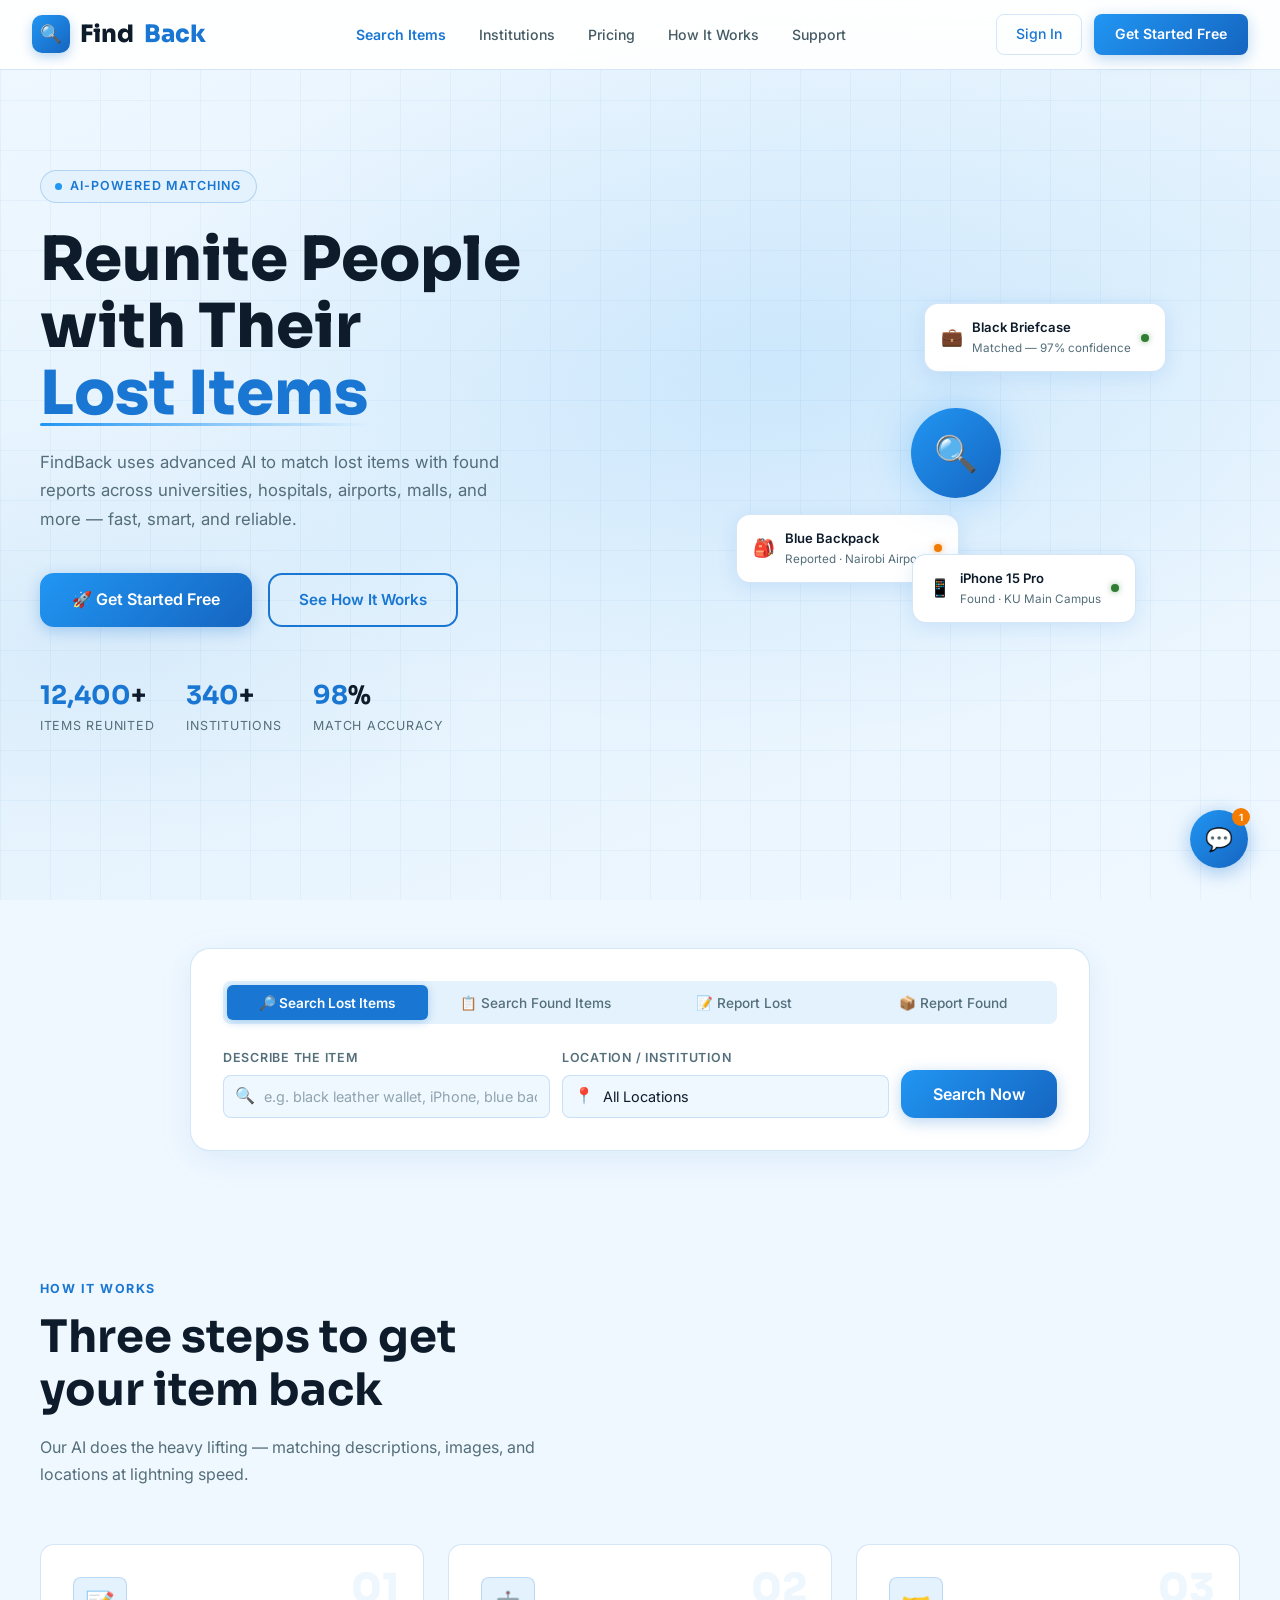
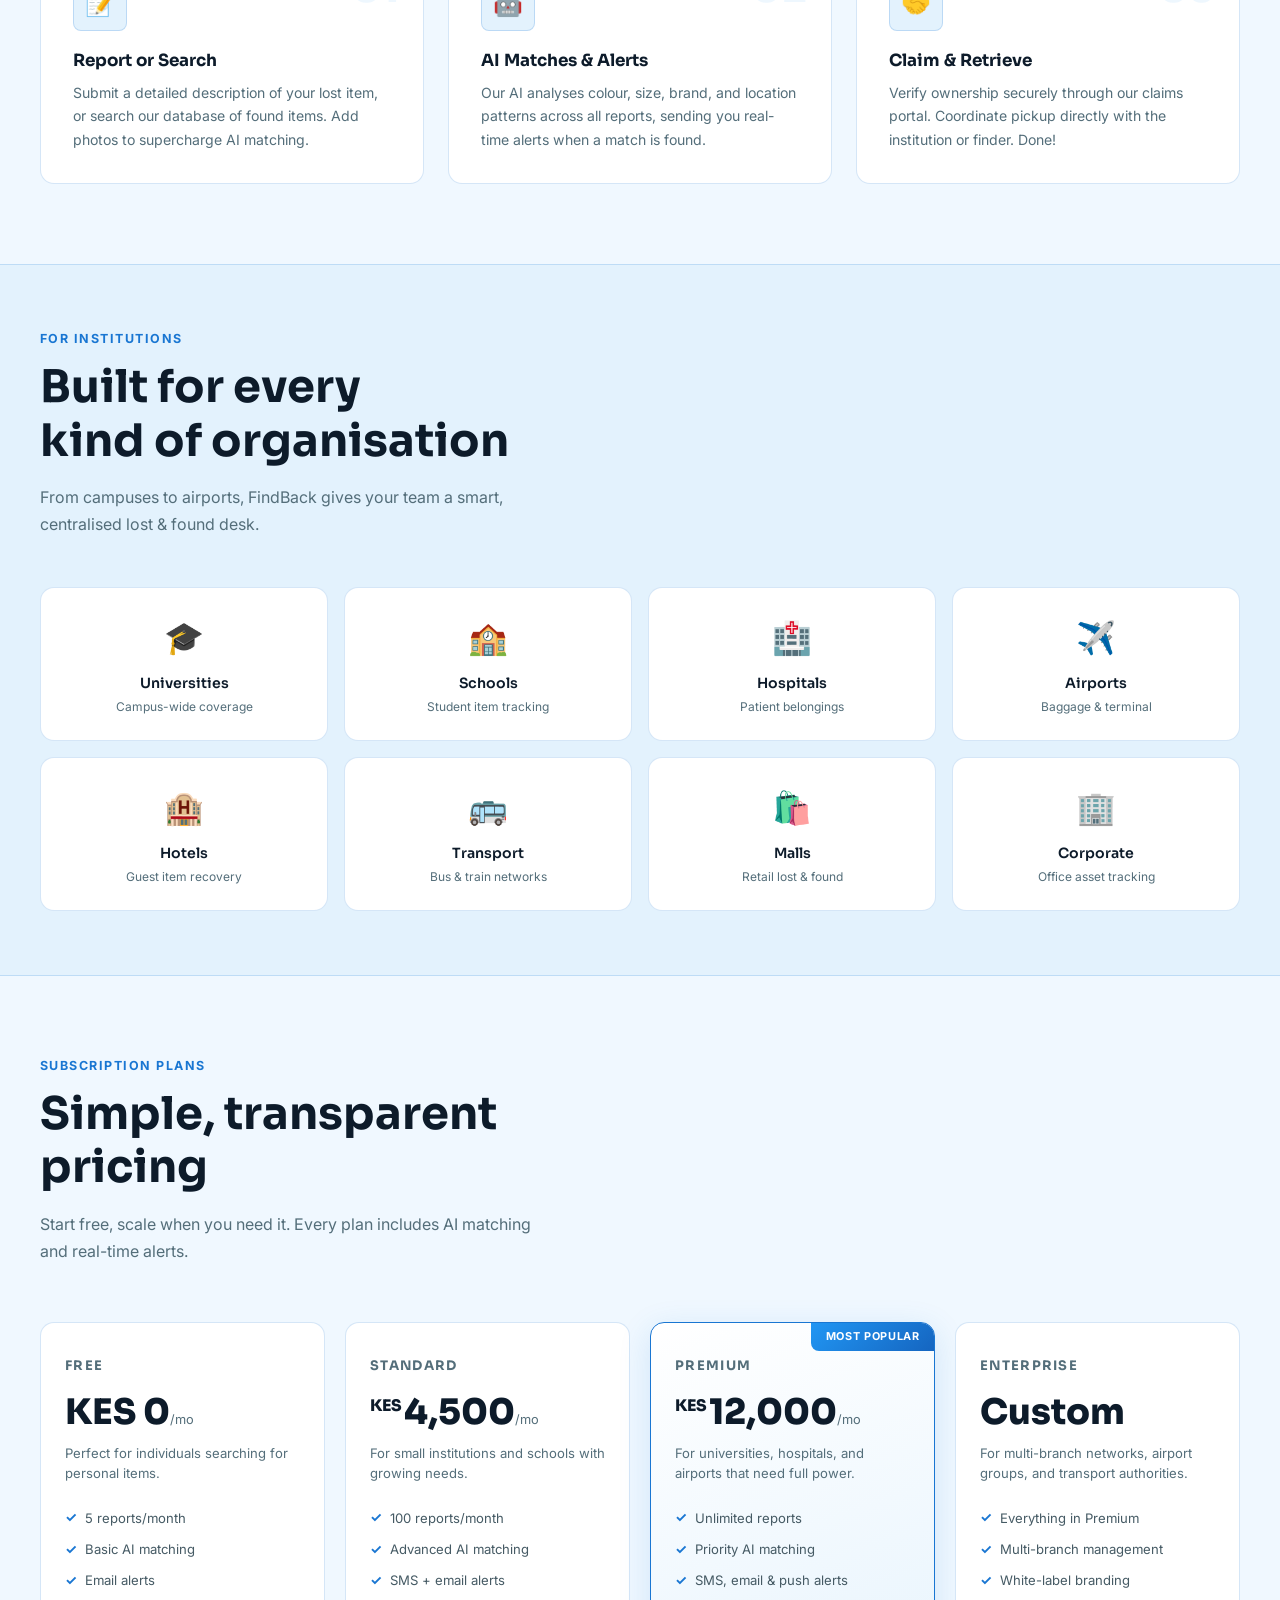
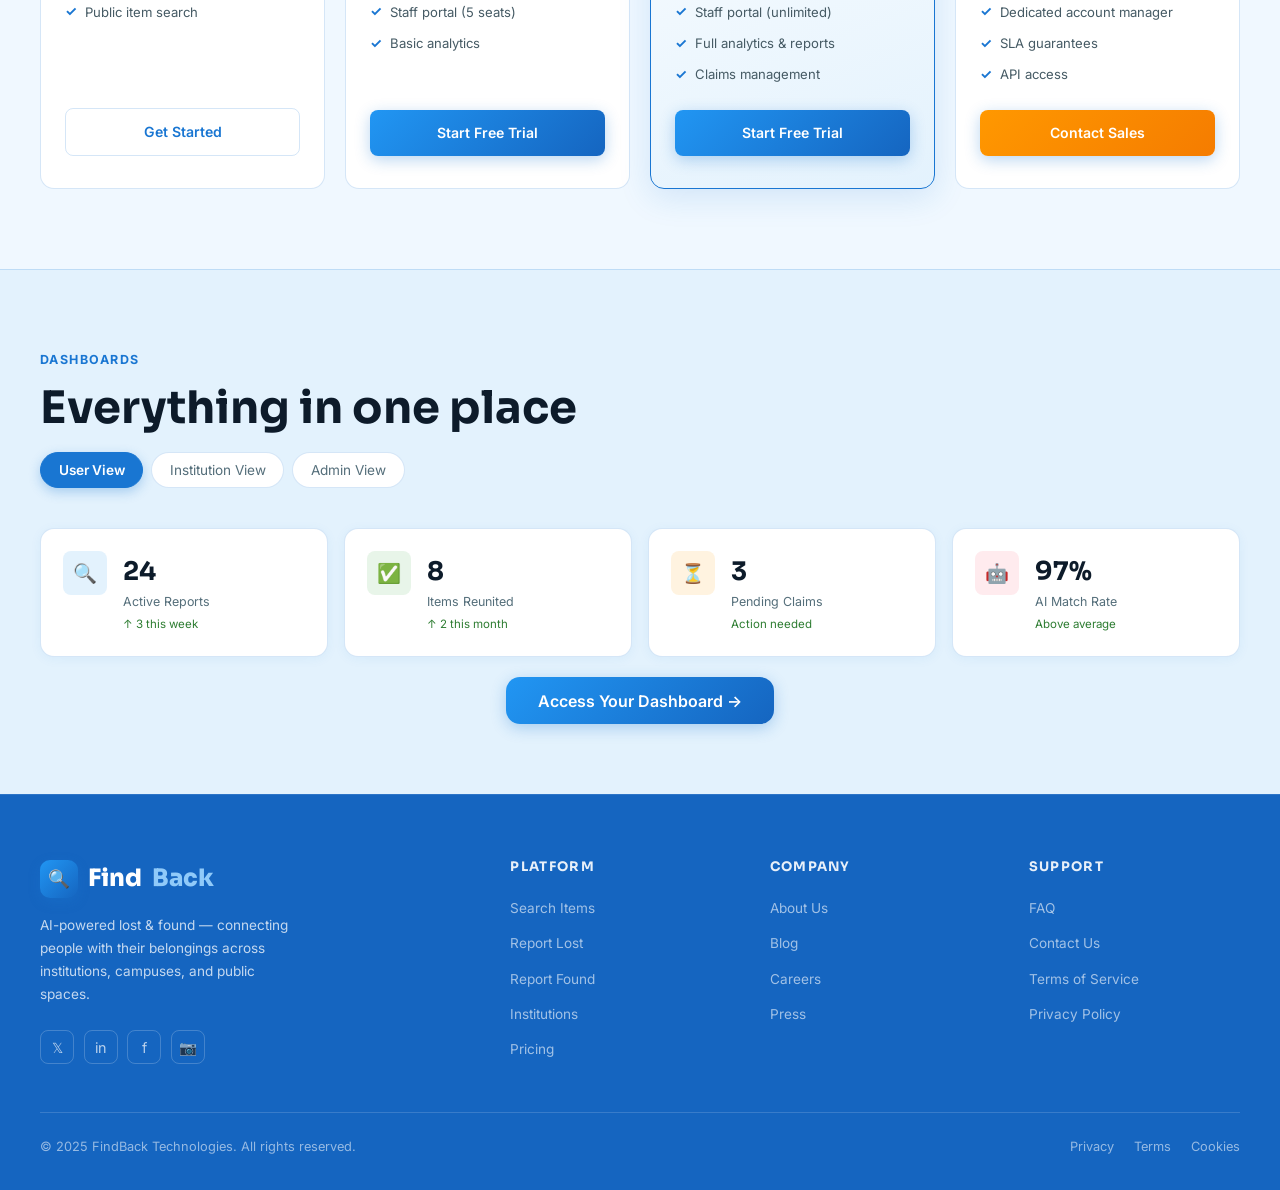
<file: index.html>
<!DOCTYPE html>
<html lang="en">

<head>
    <meta charset="UTF-8" />
    <meta name="viewport" content="width=device-width, initial-scale=1.0" />
    <title>FindBack — AI-Powered Lost & Found Platform</title>
    <link rel="stylesheet" href="assets/css/styles.css" />
    <link rel="icon" href="data:image/svg+xml,<svg xmlns='http://www.w3.org/2000/svg' viewBox='0 0 32 32'><text y='26' font-size='28'>🔍</text></svg>" />
</head>

<body>

    <!-- ── NAVBAR ─────────────────────────────────── -->
    <nav class="navbar" id="navbar">
        <a href="index.html" class="nav-brand">
            <div class="brand-icon">🔍</div>
            Find<span class="accent">Back</span>
        </a>

        <ul class="nav-links">
            <li><a href="#search" class="active">Search Items</a></li>
            <li><a href="#institutions">Institutions</a></li>
            <li><a href="#plans">Pricing</a></li>
            <li><a href="#how">How It Works</a></li>
            <li><a href="support.html">Support</a></li>
        </ul>

        <div class="nav-cta">
            <a href="login.html" class="btn-ghost">Sign In</a>
            <a href="register.html" class="btn-primary">Get Started Free</a>
        </div>

        <button class="hamburger" id="hamburger" aria-label="Menu">
    <span></span><span></span><span></span>
  </button>
    </nav>

    <!-- Mobile Menu -->
    <div class="mobile-menu" id="mobileMenu">
        <a href="#search">Search Items</a>
        <a href="#institutions">Institutions</a>
        <a href="#plans">Pricing</a>
        <a href="#how">How It Works</a>
        <a href="support.html">Support</a>
        <div class="mobile-menu-cta">
            <a href="login.html" class="btn-ghost">Sign In</a>
            <a href="register.html" class="btn-primary">Get Started</a>
        </div>
    </div>

    <!-- ── HERO ───────────────────────────────────── -->
    <section class="hero">
        <div class="hero-bg"></div>
        <div class="hero-grid-lines"></div>

        <div class="hero-content">
            <!-- Left: Text -->
            <div class="hero-text">
                <div class="hero-badge">
                    <div class="dot"></div>
                    AI-Powered Matching
                </div>

                <h1 class="hero-title">
                    Reunite People<br>with Their <span class="highlight">Lost Items</span>
                </h1>

                <p class="hero-desc">
                    FindBack uses advanced AI to match lost items with found reports across universities, hospitals, airports, malls, and more — fast, smart, and reliable.
                </p>

                <div class="hero-actions">
                    <a href="register.html" class="btn-primary btn-large">🚀 Get Started Free</a>
                    <a href="#how" class="btn-outline">See How It Works</a>
                </div>

                <div class="hero-stats">
                    <div class="stat">
                        <div class="stat-value"><span data-count="12400">0</span>+</div>
                        <div class="stat-label">Items Reunited</div>
                    </div>
                    <div class="stat">
                        <div class="stat-value"><span data-count="340">0</span>+</div>
                        <div class="stat-label">Institutions</div>
                    </div>
                    <div class="stat">
                        <div class="stat-value"><span data-count="98">0</span>%</div>
                        <div class="stat-label">Match Accuracy</div>
                    </div>
                </div>
            </div>

            <!-- Right: Radar Visual -->
            <div class="hero-visual">
                <div class="radar-wrap">
                    <div class="radar-ring"></div>
                    <div class="radar-ring"></div>
                    <div class="radar-ring"></div>

                    <div class="radar-center">🔍</div>

                    <!-- Floating Cards -->
                    <div class="floating-card">
                        <div class="card-icon">💼</div>
                        <div class="card-text">
                            <strong>Black Briefcase</strong>
                            <span>Matched — 97% confidence</span>
                        </div>
                        <div class="card-status found"></div>
                    </div>

                    <div class="floating-card">
                        <div class="card-icon">🎒</div>
                        <div class="card-text">
                            <strong>Blue Backpack</strong>
                            <span>Reported · Nairobi Airport</span>
                        </div>
                        <div class="card-status lost"></div>
                    </div>

                    <div class="floating-card">
                        <div class="card-icon">📱</div>
                        <div class="card-text">
                            <strong>iPhone 15 Pro</strong>
                            <span>Found · KU Main Campus</span>
                        </div>
                        <div class="card-status found"></div>
                    </div>
                </div>
            </div>
        </div>
    </section>

    <!-- ── QUICK SEARCH ────────────────────────────── -->
    <section class="search-section" id="search">
        <div class="search-container">
            <div class="search-tabs">
                <button class="search-tab active">🔎 Search Lost Items</button>
                <button class="search-tab">📋 Search Found Items</button>
                <button class="search-tab">📝 Report Lost</button>
                <button class="search-tab">📦 Report Found</button>
            </div>

            <div class="search-row">
                <div class="search-field">
                    <label>Describe the Item</label>
                    <div class="search-input-wrap">
                        <span class="icon">🔍</span>
                        <input type="text" placeholder="e.g. black leather wallet, iPhone, blue backpack…" />
                    </div>
                </div>

                <div class="search-field">
                    <label>Location / Institution</label>
                    <div class="search-input-wrap">
                        <span class="icon">📍</span>
                        <select>
            <option value="">All Locations</option>
            <optgroup label="Universities">
              <option>University of Nairobi</option>
              <option>Kenyatta University</option>
              <option>Strathmore University</option>
            </optgroup>
            <optgroup label="Airports">
              <option>JKIA — Nairobi</option>
              <option>Wilson Airport</option>
            </optgroup>
            <optgroup label="Hospitals">
              <option>Kenyatta National Hospital</option>
              <option>Aga Khan Hospital</option>
            </optgroup>
            <optgroup label="Malls">
              <option>The Hub Karen</option>
              <option>Two Rivers Mall</option>
              <option>Westgate Mall</option>
            </optgroup>
          </select>
                    </div>
                </div>

                <button class="btn-primary btn-large" onclick="showToast('AI matching in progress…', 'info')">Search Now</button>
            </div>
        </div>
    </section>

    <!-- ── HOW IT WORKS ────────────────────────────── -->
    <section class="section" id="how">
        <div class="section-inner">
            <div class="section-label">How It Works</div>
            <h2 class="section-title">Three steps to get<br>your item back</h2>
            <p class="section-desc">Our AI does the heavy lifting — matching descriptions, images, and locations at lightning speed.</p>

            <div class="steps-grid">
                <div class="step-card">
                    <div class="step-num">01</div>
                    <div class="step-icon">📝</div>
                    <h3>Report or Search</h3>
                    <p>Submit a detailed description of your lost item, or search our database of found items. Add photos to supercharge AI matching.</p>
                </div>

                <div class="step-card">
                    <div class="step-num">02</div>
                    <div class="step-icon">🤖</div>
                    <h3>AI Matches & Alerts</h3>
                    <p>Our AI analyses colour, size, brand, and location patterns across all reports, sending you real-time alerts when a match is found.</p>
                </div>

                <div class="step-card">
                    <div class="step-num">03</div>
                    <div class="step-icon">🤝</div>
                    <h3>Claim & Retrieve</h3>
                    <p>Verify ownership securely through our claims portal. Coordinate pickup directly with the institution or finder. Done!</p>
                </div>
            </div>
        </div>
    </section>

    <!-- ── INSTITUTIONS ────────────────────────────── -->
    <section class="institutions-section" id="institutions">
        <div class="section-inner">
            <div class="section-label">For Institutions</div>
            <h2 class="section-title">Built for every<br>kind of organisation</h2>
            <p class="section-desc">From campuses to airports, FindBack gives your team a smart, centralised lost & found desk.</p>

            <div class="inst-grid">
                <div class="inst-card">
                    <div class="inst-icon">🎓</div>
                    <h4>Universities</h4>
                    <p>Campus-wide coverage</p>
                </div>
                <div class="inst-card">
                    <div class="inst-icon">🏫</div>
                    <h4>Schools</h4>
                    <p>Student item tracking</p>
                </div>
                <div class="inst-card">
                    <div class="inst-icon">🏥</div>
                    <h4>Hospitals</h4>
                    <p>Patient belongings</p>
                </div>
                <div class="inst-card">
                    <div class="inst-icon">✈️</div>
                    <h4>Airports</h4>
                    <p>Baggage & terminal</p>
                </div>
                <div class="inst-card">
                    <div class="inst-icon">🏨</div>
                    <h4>Hotels</h4>
                    <p>Guest item recovery</p>
                </div>
                <div class="inst-card">
                    <div class="inst-icon">🚌</div>
                    <h4>Transport</h4>
                    <p>Bus & train networks</p>
                </div>
                <div class="inst-card">
                    <div class="inst-icon">🛍️</div>
                    <h4>Malls</h4>
                    <p>Retail lost & found</p>
                </div>
                <div class="inst-card">
                    <div class="inst-icon">🏢</div>
                    <h4>Corporate</h4>
                    <p>Office asset tracking</p>
                </div>
            </div>
        </div>
    </section>

    <!-- ── PRICING ─────────────────────────────────── -->
    <section class="section" id="plans">
        <div class="section-inner">
            <div class="section-label">Subscription Plans</div>
            <h2 class="section-title">Simple, transparent<br>pricing</h2>
            <p class="section-desc">Start free, scale when you need it. Every plan includes AI matching and real-time alerts.</p>

            <div class="plans-grid">
                <!-- Free -->
                <div class="plan-card">
                    <div class="plan-name">Free</div>
                    <div class="plan-price">KES 0<span>/mo</span></div>
                    <div class="plan-desc">Perfect for individuals searching for personal items.</div>
                    <ul class="plan-features">
                        <li>5 reports/month</li>
                        <li>Basic AI matching</li>
                        <li>Email alerts</li>
                        <li>Public item search</li>
                    </ul>
                    <a href="register.html" class="plan-cta btn-ghost">Get Started</a>
                </div>

                <!-- Standard -->
                <div class="plan-card">
                    <div class="plan-name">Standard</div>
                    <div class="plan-price"><sup>KES</sup>4,500<span>/mo</span></div>
                    <div class="plan-desc">For small institutions and schools with growing needs.</div>
                    <ul class="plan-features">
                        <li>100 reports/month</li>
                        <li>Advanced AI matching</li>
                        <li>SMS + email alerts</li>
                        <li>Staff portal (5 seats)</li>
                        <li>Basic analytics</li>
                    </ul>
                    <a href="register.html" class="plan-cta btn-primary">Start Free Trial</a>
                </div>

                <!-- Premium (featured) -->
                <div class="plan-card featured">
                    <div class="plan-badge">Most Popular</div>
                    <div class="plan-name">Premium</div>
                    <div class="plan-price"><sup>KES</sup>12,000<span>/mo</span></div>
                    <div class="plan-desc">For universities, hospitals, and airports that need full power.</div>
                    <ul class="plan-features">
                        <li>Unlimited reports</li>
                        <li>Priority AI matching</li>
                        <li>SMS, email & push alerts</li>
                        <li>Staff portal (unlimited)</li>
                        <li>Full analytics & reports</li>
                        <li>Claims management</li>
                    </ul>
                    <a href="register.html" class="plan-cta btn-primary">Start Free Trial</a>
                </div>

                <!-- Enterprise -->
                <div class="plan-card">
                    <div class="plan-name">Enterprise</div>
                    <div class="plan-price">Custom</div>
                    <div class="plan-desc">For multi-branch networks, airport groups, and transport authorities.</div>
                    <ul class="plan-features">
                        <li>Everything in Premium</li>
                        <li>Multi-branch management</li>
                        <li>White-label branding</li>
                        <li>Dedicated account manager</li>
                        <li>SLA guarantees</li>
                        <li>API access</li>
                    </ul>
                    <a href="support.html" class="plan-cta btn-amber btn-primary">Contact Sales</a>
                </div>
            </div>
        </div>
    </section>

    <!-- ── DASHBOARD PREVIEW ───────────────────────── -->
    <section class="dashboard-preview">
        <div class="section-inner">
            <div class="section-label">Dashboards</div>
            <h2 class="section-title">Everything in one place</h2>

            <div class="dashboard-tabs">
                <button class="dash-tab active">User View</button>
                <button class="dash-tab">Institution View</button>
                <button class="dash-tab">Admin View</button>
            </div>

            <div class="dash-grid">
                <div class="dash-stat">
                    <div class="dash-stat-icon teal">🔍</div>
                    <div>
                        <div class="dash-stat-value">24</div>
                        <div class="dash-stat-label">Active Reports</div>
                        <div class="dash-stat-change">↑ 3 this week</div>
                    </div>
                </div>
                <div class="dash-stat">
                    <div class="dash-stat-icon success">✅</div>
                    <div>
                        <div class="dash-stat-value">8</div>
                        <div class="dash-stat-label">Items Reunited</div>
                        <div class="dash-stat-change">↑ 2 this month</div>
                    </div>
                </div>
                <div class="dash-stat">
                    <div class="dash-stat-icon amber">⏳</div>
                    <div>
                        <div class="dash-stat-value">3</div>
                        <div class="dash-stat-label">Pending Claims</div>
                        <div class="dash-stat-change">Action needed</div>
                    </div>
                </div>
                <div class="dash-stat">
                    <div class="dash-stat-icon red">🤖</div>
                    <div>
                        <div class="dash-stat-value">97%</div>
                        <div class="dash-stat-label">AI Match Rate</div>
                        <div class="dash-stat-change">Above average</div>
                    </div>
                </div>
            </div>

            <div style="text-align:center; margin-top: 2rem;">
                <a href="register.html" class="btn-primary btn-large">Access Your Dashboard →</a>
            </div>
        </div>
    </section>

    <!-- ── FOOTER ─────────────────────────────────── -->
    <footer class="footer">
        <div class="footer-inner">
            <div class="footer-grid">
                <div class="footer-brand">
                    <div class="nav-brand" style="justify-content:flex-start;">
                        <div class="brand-icon">🔍</div>
                        Find<span class="accent">Back</span>
                    </div>
                    <p>AI-powered lost & found — connecting people with their belongings across institutions, campuses, and public spaces.</p>
                    <div class="footer-social">
                        <a class="social-icon">𝕏</a>
                        <a class="social-icon">in</a>
                        <a class="social-icon">f</a>
                        <a class="social-icon">📷</a>
                    </div>
                </div>

                <div class="footer-col">
                    <h5>Platform</h5>
                    <ul>
                        <li><a href="#">Search Items</a></li>
                        <li><a href="#">Report Lost</a></li>
                        <li><a href="#">Report Found</a></li>
                        <li><a href="#">Institutions</a></li>
                        <li><a href="#">Pricing</a></li>
                    </ul>
                </div>

                <div class="footer-col">
                    <h5>Company</h5>
                    <ul>
                        <li><a href="#">About Us</a></li>
                        <li><a href="#">Blog</a></li>
                        <li><a href="#">Careers</a></li>
                        <li><a href="#">Press</a></li>
                    </ul>
                </div>

                <div class="footer-col">
                    <h5>Support</h5>
                    <ul>
                        <li><a href="#">FAQ</a></li>
                        <li><a href="#">Contact Us</a></li>
                        <li><a href="#">Terms of Service</a></li>
                        <li><a href="#">Privacy Policy</a></li>
                    </ul>
                </div>
            </div>

            <div class="footer-bottom">
                <span>© 2025 FindBack Technologies. All rights reserved.</span>
                <div class="footer-bottom-links">
                    <a href="#">Privacy</a>
                    <a href="#">Terms</a>
                    <a href="#">Cookies</a>
                </div>
            </div>
        </div>
    </footer>

    <!-- ── CHATBOT ─────────────────────────────────── -->
    <button class="chatbot-trigger" id="chatbotTrigger" aria-label="Open chat assistant">
  💬
  <div class="chat-badge">1</div>
</button>

    <div class="chatbot-window" id="chatbotWindow">
        <div class="chat-header">
            <div class="chat-avatar">🤖</div>
            <div class="chat-header-info">
                <h4>FindBot Assistant</h4>
                <span>Online · Always here to help</span>
            </div>
            <button class="chat-close" id="chatClose">✕</button>
        </div>

        <div class="chat-messages" id="chatMessages"></div>

        <div class="chat-quick-replies">
            <button class="quick-reply">How to register</button>
            <button class="quick-reply">Report lost item</button>
            <button class="quick-reply">Retrieve my item</button>
            <button class="quick-reply">Institution plans</button>
        </div>

        <div class="chat-input-row">
            <input type="text" class="chat-input" id="chatInput" placeholder="Ask me anything…" />
            <button class="chat-send" id="chatSend">➤</button>
        </div>
    </div>

    <div class="toast-container" id="toastContainer"></div>

    <script src="assets/script/script.js"></script>
</body>

</html>
</file>
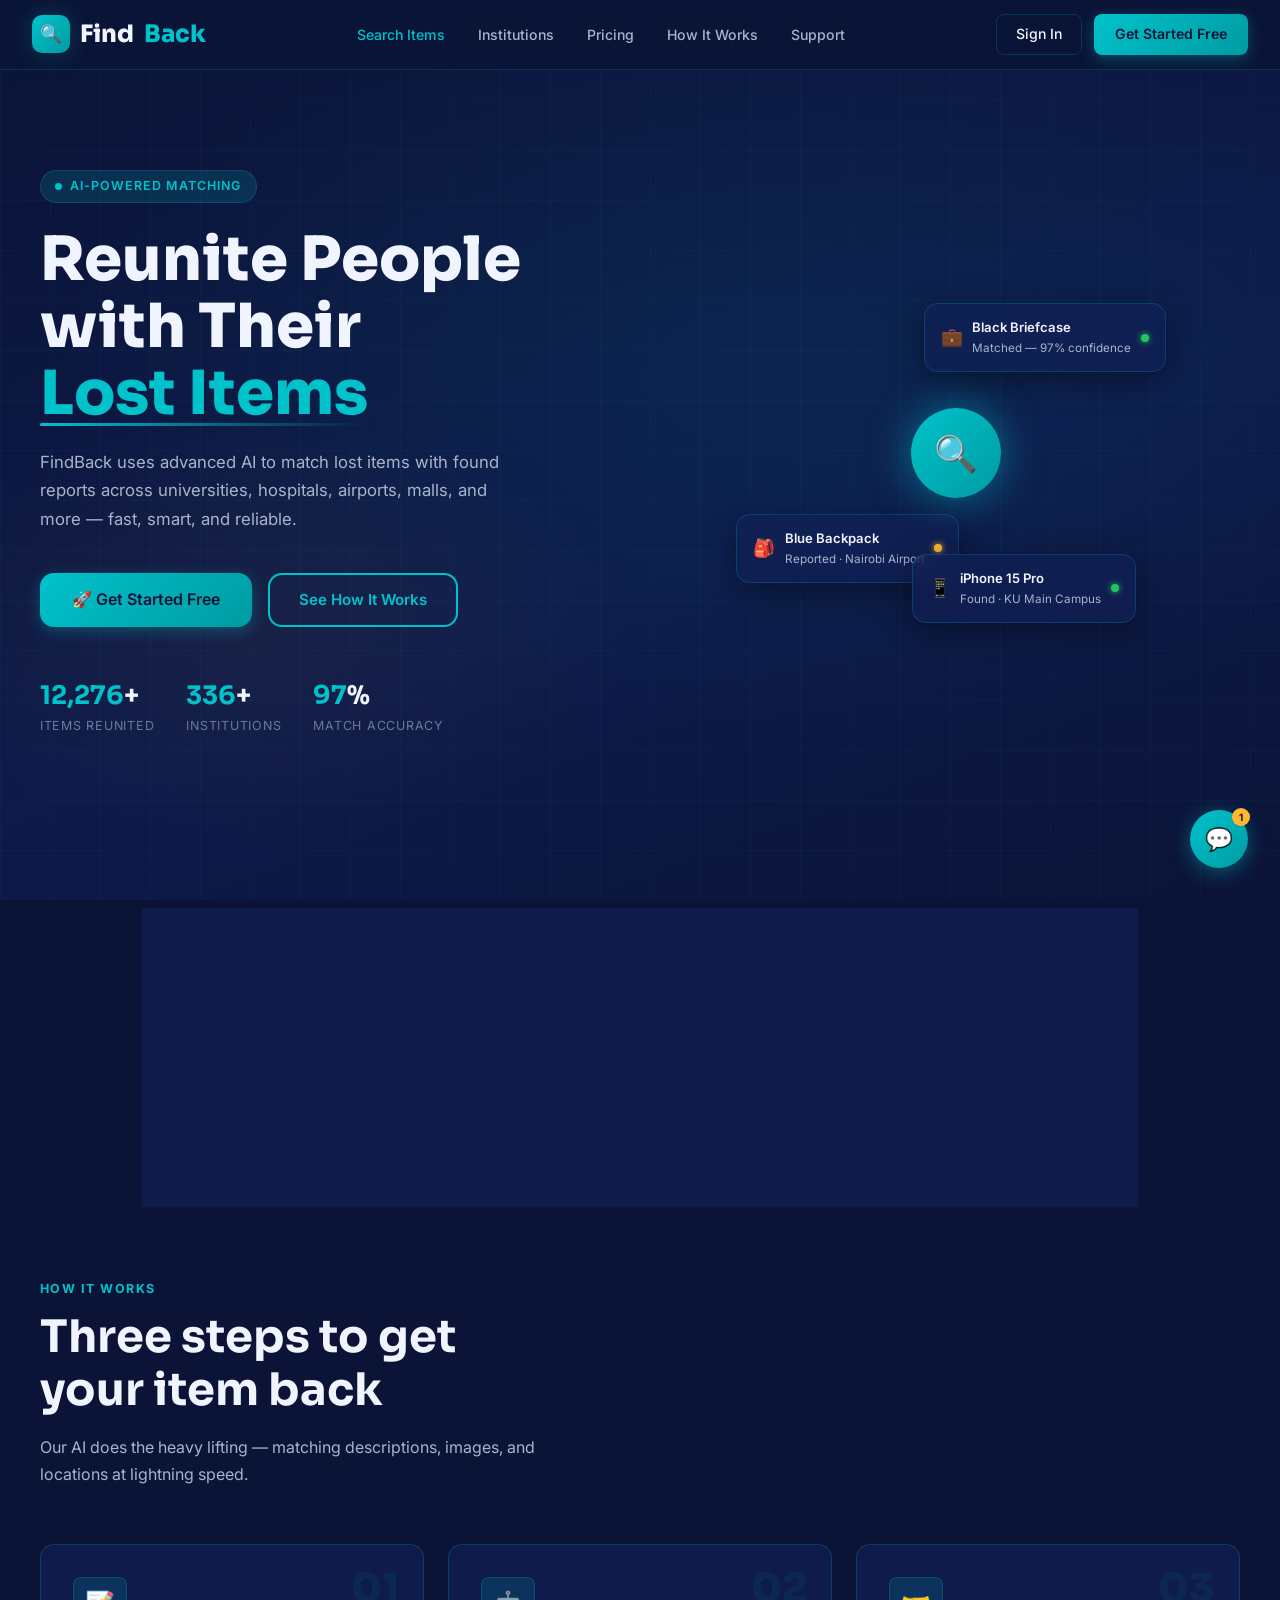
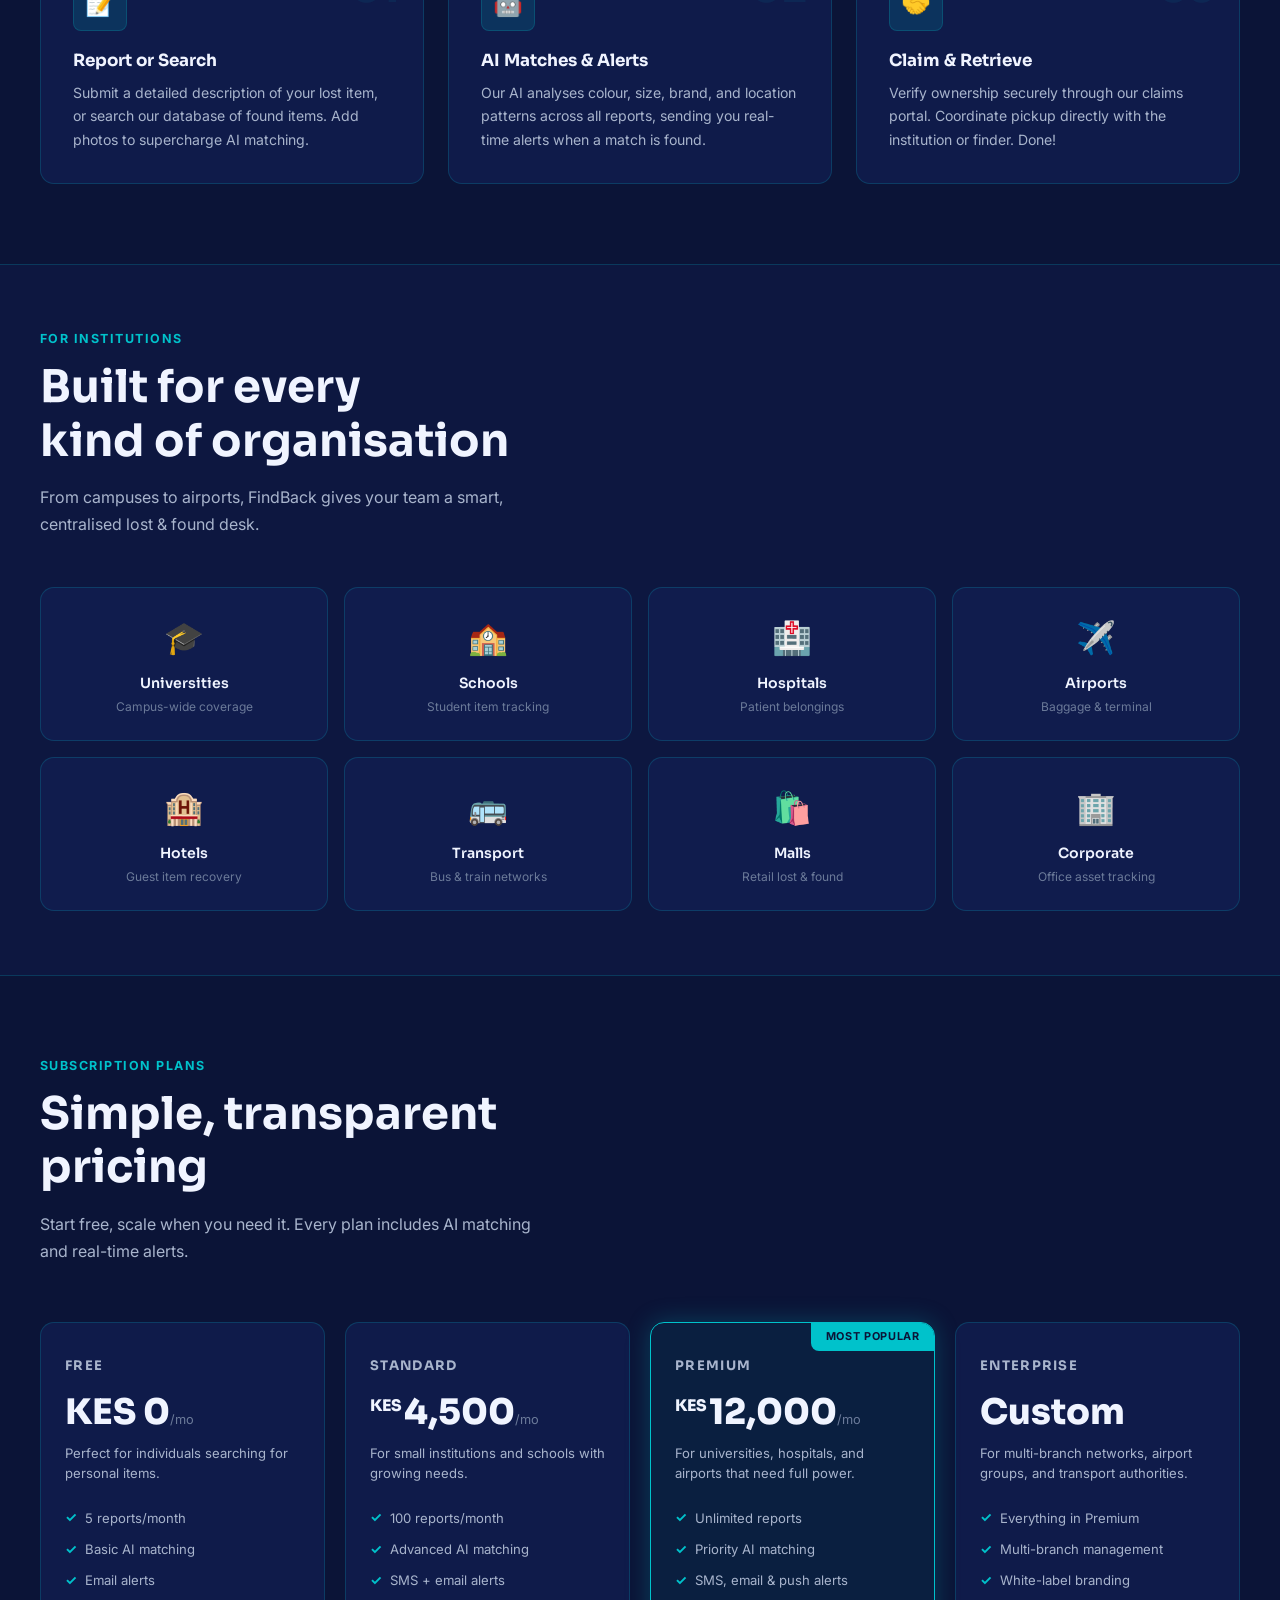
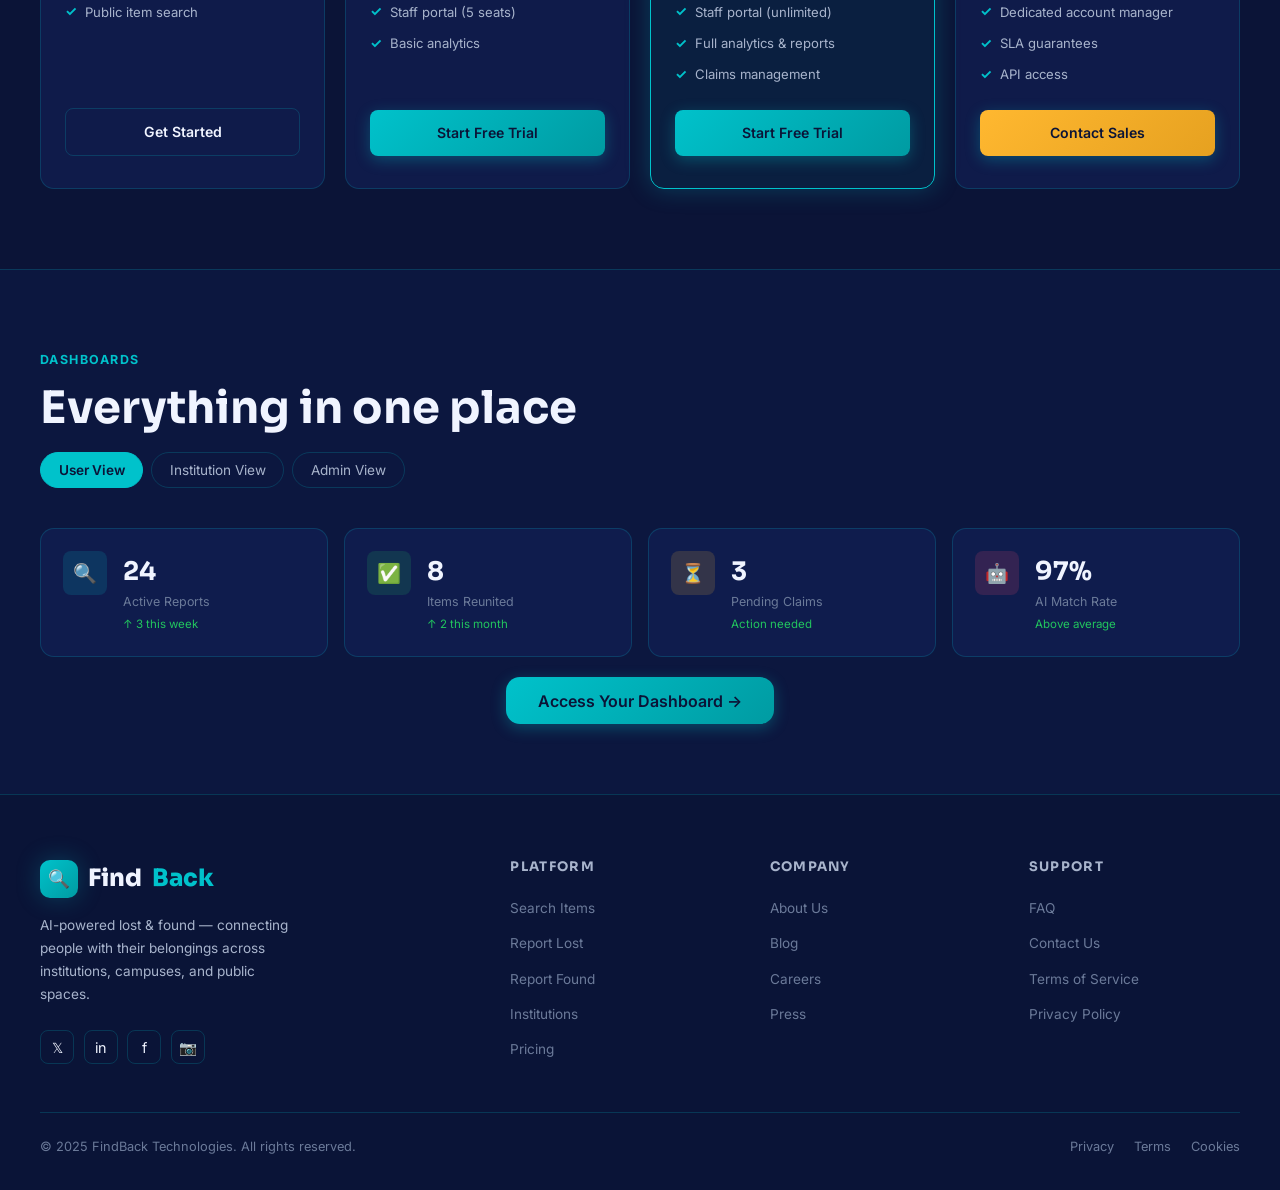
<file: New folder/index.html>
<!DOCTYPE html>
<html lang="en">
<head>
  <meta charset="UTF-8" />
  <meta name="viewport" content="width=device-width, initial-scale=1.0" />
  <title>FindBack — AI-Powered Lost & Found Platform</title>
  <link rel="stylesheet" href="styles.css" />
  <link rel="icon" href="data:image/svg+xml,<svg xmlns='http://www.w3.org/2000/svg' viewBox='0 0 32 32'><text y='26' font-size='28'>🔍</text></svg>" />
</head>
<body>

<!-- ── NAVBAR ─────────────────────────────────── -->
<nav class="navbar" id="navbar">
  <a href="index.html" class="nav-brand">
    <div class="brand-icon">🔍</div>
    Find<span class="accent">Back</span>
  </a>

  <ul class="nav-links">
    <li><a href="#search" class="active">Search Items</a></li>
    <li><a href="#institutions">Institutions</a></li>
    <li><a href="#plans">Pricing</a></li>
    <li><a href="#how">How It Works</a></li>
    <li><a href="support.html">Support</a></li>
  </ul>

  <div class="nav-cta">
    <a href="login.html" class="btn-ghost">Sign In</a>
    <a href="register.html" class="btn-primary">Get Started Free</a>
  </div>

  <button class="hamburger" id="hamburger" aria-label="Menu">
    <span></span><span></span><span></span>
  </button>
</nav>

<!-- Mobile Menu -->
<div class="mobile-menu" id="mobileMenu">
  <a href="#search">Search Items</a>
  <a href="#institutions">Institutions</a>
  <a href="#plans">Pricing</a>
  <a href="#how">How It Works</a>
  <a href="support.html">Support</a>
  <div class="mobile-menu-cta">
    <a href="login.html" class="btn-ghost">Sign In</a>
    <a href="register.html" class="btn-primary">Get Started</a>
  </div>
</div>

<!-- ── HERO ───────────────────────────────────── -->
<section class="hero">
  <div class="hero-bg"></div>
  <div class="hero-grid-lines"></div>

  <div class="hero-content">
    <!-- Left: Text -->
    <div class="hero-text">
      <div class="hero-badge">
        <div class="dot"></div>
        AI-Powered Matching
      </div>

      <h1 class="hero-title">
        Reunite People<br>with Their <span class="highlight">Lost Items</span>
      </h1>

      <p class="hero-desc">
        FindBack uses advanced AI to match lost items with found reports across universities, hospitals, airports, malls, and more — fast, smart, and reliable.
      </p>

      <div class="hero-actions">
        <a href="register.html" class="btn-primary btn-large">🚀 Get Started Free</a>
        <a href="#how" class="btn-outline">See How It Works</a>
      </div>

      <div class="hero-stats">
        <div class="stat">
          <div class="stat-value"><span data-count="12400">0</span>+</div>
          <div class="stat-label">Items Reunited</div>
        </div>
        <div class="stat">
          <div class="stat-value"><span data-count="340">0</span>+</div>
          <div class="stat-label">Institutions</div>
        </div>
        <div class="stat">
          <div class="stat-value"><span data-count="98">0</span>%</div>
          <div class="stat-label">Match Accuracy</div>
        </div>
      </div>
    </div>

    <!-- Right: Radar Visual -->
    <div class="hero-visual">
      <div class="radar-wrap">
        <div class="radar-ring"></div>
        <div class="radar-ring"></div>
        <div class="radar-ring"></div>

        <div class="radar-center">🔍</div>

        <!-- Floating Cards -->
        <div class="floating-card">
          <div class="card-icon">💼</div>
          <div class="card-text">
            <strong>Black Briefcase</strong>
            <span>Matched — 97% confidence</span>
          </div>
          <div class="card-status found"></div>
        </div>

        <div class="floating-card">
          <div class="card-icon">🎒</div>
          <div class="card-text">
            <strong>Blue Backpack</strong>
            <span>Reported · Nairobi Airport</span>
          </div>
          <div class="card-status lost"></div>
        </div>

        <div class="floating-card">
          <div class="card-icon">📱</div>
          <div class="card-text">
            <strong>iPhone 15 Pro</strong>
            <span>Found · KU Main Campus</span>
          </div>
          <div class="card-status found"></div>
        </div>
      </div>
    </div>
  </div>
</section>

<!-- ── QUICK SEARCH ────────────────────────────── -->
<section class="search-section" id="search">
  <div class="search-container">
    <div class="search-tabs">
      <button class="search-tab active">🔎 Search Lost Items</button>
      <button class="search-tab">📋 Search Found Items</button>
      <button class="search-tab">📝 Report Lost</button>
      <button class="search-tab">📦 Report Found</button>
    </div>

    <div class="search-row">
      <div class="search-field">
        <label>Describe the Item</label>
        <div class="search-input-wrap">
          <span class="icon">🔍</span>
          <input type="text" placeholder="e.g. black leather wallet, iPhone, blue backpack…" />
        </div>
      </div>

      <div class="search-field">
        <label>Location / Institution</label>
        <div class="search-input-wrap">
          <span class="icon">📍</span>
          <select>
            <option value="">All Locations</option>
            <optgroup label="Universities">
              <option>University of Nairobi</option>
              <option>Kenyatta University</option>
              <option>Strathmore University</option>
            </optgroup>
            <optgroup label="Airports">
              <option>JKIA — Nairobi</option>
              <option>Wilson Airport</option>
            </optgroup>
            <optgroup label="Hospitals">
              <option>Kenyatta National Hospital</option>
              <option>Aga Khan Hospital</option>
            </optgroup>
            <optgroup label="Malls">
              <option>The Hub Karen</option>
              <option>Two Rivers Mall</option>
              <option>Westgate Mall</option>
            </optgroup>
          </select>
        </div>
      </div>

      <button class="btn-primary btn-large" onclick="showToast('AI matching in progress…', 'info')">Search Now</button>
    </div>
  </div>
</section>

<!-- ── HOW IT WORKS ────────────────────────────── -->
<section class="section" id="how">
  <div class="section-inner">
    <div class="section-label">How It Works</div>
    <h2 class="section-title">Three steps to get<br>your item back</h2>
    <p class="section-desc">Our AI does the heavy lifting — matching descriptions, images, and locations at lightning speed.</p>

    <div class="steps-grid">
      <div class="step-card">
        <div class="step-num">01</div>
        <div class="step-icon">📝</div>
        <h3>Report or Search</h3>
        <p>Submit a detailed description of your lost item, or search our database of found items. Add photos to supercharge AI matching.</p>
      </div>

      <div class="step-card">
        <div class="step-num">02</div>
        <div class="step-icon">🤖</div>
        <h3>AI Matches & Alerts</h3>
        <p>Our AI analyses colour, size, brand, and location patterns across all reports, sending you real-time alerts when a match is found.</p>
      </div>

      <div class="step-card">
        <div class="step-num">03</div>
        <div class="step-icon">🤝</div>
        <h3>Claim & Retrieve</h3>
        <p>Verify ownership securely through our claims portal. Coordinate pickup directly with the institution or finder. Done!</p>
      </div>
    </div>
  </div>
</section>

<!-- ── INSTITUTIONS ────────────────────────────── -->
<section class="institutions-section" id="institutions">
  <div class="section-inner">
    <div class="section-label">For Institutions</div>
    <h2 class="section-title">Built for every<br>kind of organisation</h2>
    <p class="section-desc">From campuses to airports, FindBack gives your team a smart, centralised lost & found desk.</p>

    <div class="inst-grid">
      <div class="inst-card">
        <div class="inst-icon">🎓</div>
        <h4>Universities</h4>
        <p>Campus-wide coverage</p>
      </div>
      <div class="inst-card">
        <div class="inst-icon">🏫</div>
        <h4>Schools</h4>
        <p>Student item tracking</p>
      </div>
      <div class="inst-card">
        <div class="inst-icon">🏥</div>
        <h4>Hospitals</h4>
        <p>Patient belongings</p>
      </div>
      <div class="inst-card">
        <div class="inst-icon">✈️</div>
        <h4>Airports</h4>
        <p>Baggage & terminal</p>
      </div>
      <div class="inst-card">
        <div class="inst-icon">🏨</div>
        <h4>Hotels</h4>
        <p>Guest item recovery</p>
      </div>
      <div class="inst-card">
        <div class="inst-icon">🚌</div>
        <h4>Transport</h4>
        <p>Bus & train networks</p>
      </div>
      <div class="inst-card">
        <div class="inst-icon">🛍️</div>
        <h4>Malls</h4>
        <p>Retail lost & found</p>
      </div>
      <div class="inst-card">
        <div class="inst-icon">🏢</div>
        <h4>Corporate</h4>
        <p>Office asset tracking</p>
      </div>
    </div>
  </div>
</section>

<!-- ── PRICING ─────────────────────────────────── -->
<section class="section" id="plans">
  <div class="section-inner">
    <div class="section-label">Subscription Plans</div>
    <h2 class="section-title">Simple, transparent<br>pricing</h2>
    <p class="section-desc">Start free, scale when you need it. Every plan includes AI matching and real-time alerts.</p>

    <div class="plans-grid">
      <!-- Free -->
      <div class="plan-card">
        <div class="plan-name">Free</div>
        <div class="plan-price">KES 0<span>/mo</span></div>
        <div class="plan-desc">Perfect for individuals searching for personal items.</div>
        <ul class="plan-features">
          <li>5 reports/month</li>
          <li>Basic AI matching</li>
          <li>Email alerts</li>
          <li>Public item search</li>
        </ul>
        <a href="register.html" class="plan-cta btn-ghost">Get Started</a>
      </div>

      <!-- Standard -->
      <div class="plan-card">
        <div class="plan-name">Standard</div>
        <div class="plan-price"><sup>KES</sup>4,500<span>/mo</span></div>
        <div class="plan-desc">For small institutions and schools with growing needs.</div>
        <ul class="plan-features">
          <li>100 reports/month</li>
          <li>Advanced AI matching</li>
          <li>SMS + email alerts</li>
          <li>Staff portal (5 seats)</li>
          <li>Basic analytics</li>
        </ul>
        <a href="register.html" class="plan-cta btn-primary">Start Free Trial</a>
      </div>

      <!-- Premium (featured) -->
      <div class="plan-card featured">
        <div class="plan-badge">Most Popular</div>
        <div class="plan-name">Premium</div>
        <div class="plan-price"><sup>KES</sup>12,000<span>/mo</span></div>
        <div class="plan-desc">For universities, hospitals, and airports that need full power.</div>
        <ul class="plan-features">
          <li>Unlimited reports</li>
          <li>Priority AI matching</li>
          <li>SMS, email & push alerts</li>
          <li>Staff portal (unlimited)</li>
          <li>Full analytics & reports</li>
          <li>Claims management</li>
        </ul>
        <a href="register.html" class="plan-cta btn-primary">Start Free Trial</a>
      </div>

      <!-- Enterprise -->
      <div class="plan-card">
        <div class="plan-name">Enterprise</div>
        <div class="plan-price">Custom</div>
        <div class="plan-desc">For multi-branch networks, airport groups, and transport authorities.</div>
        <ul class="plan-features">
          <li>Everything in Premium</li>
          <li>Multi-branch management</li>
          <li>White-label branding</li>
          <li>Dedicated account manager</li>
          <li>SLA guarantees</li>
          <li>API access</li>
        </ul>
        <a href="support.html" class="plan-cta btn-amber btn-primary">Contact Sales</a>
      </div>
    </div>
  </div>
</section>

<!-- ── DASHBOARD PREVIEW ───────────────────────── -->
<section class="dashboard-preview">
  <div class="section-inner">
    <div class="section-label">Dashboards</div>
    <h2 class="section-title">Everything in one place</h2>

    <div class="dashboard-tabs">
      <button class="dash-tab active">User View</button>
      <button class="dash-tab">Institution View</button>
      <button class="dash-tab">Admin View</button>
    </div>

    <div class="dash-grid">
      <div class="dash-stat">
        <div class="dash-stat-icon teal">🔍</div>
        <div>
          <div class="dash-stat-value">24</div>
          <div class="dash-stat-label">Active Reports</div>
          <div class="dash-stat-change">↑ 3 this week</div>
        </div>
      </div>
      <div class="dash-stat">
        <div class="dash-stat-icon success">✅</div>
        <div>
          <div class="dash-stat-value">8</div>
          <div class="dash-stat-label">Items Reunited</div>
          <div class="dash-stat-change">↑ 2 this month</div>
        </div>
      </div>
      <div class="dash-stat">
        <div class="dash-stat-icon amber">⏳</div>
        <div>
          <div class="dash-stat-value">3</div>
          <div class="dash-stat-label">Pending Claims</div>
          <div class="dash-stat-change">Action needed</div>
        </div>
      </div>
      <div class="dash-stat">
        <div class="dash-stat-icon red">🤖</div>
        <div>
          <div class="dash-stat-value">97%</div>
          <div class="dash-stat-label">AI Match Rate</div>
          <div class="dash-stat-change">Above average</div>
        </div>
      </div>
    </div>

    <div style="text-align:center; margin-top: 2rem;">
      <a href="register.html" class="btn-primary btn-large">Access Your Dashboard →</a>
    </div>
  </div>
</section>

<!-- ── FOOTER ─────────────────────────────────── -->
<footer class="footer">
  <div class="footer-inner">
    <div class="footer-grid">
      <div class="footer-brand">
        <div class="nav-brand" style="justify-content:flex-start;">
          <div class="brand-icon">🔍</div>
          Find<span class="accent">Back</span>
        </div>
        <p>AI-powered lost & found — connecting people with their belongings across institutions, campuses, and public spaces.</p>
        <div class="footer-social">
          <a class="social-icon">𝕏</a>
          <a class="social-icon">in</a>
          <a class="social-icon">f</a>
          <a class="social-icon">📷</a>
        </div>
      </div>

      <div class="footer-col">
        <h5>Platform</h5>
        <ul>
          <li><a href="#">Search Items</a></li>
          <li><a href="#">Report Lost</a></li>
          <li><a href="#">Report Found</a></li>
          <li><a href="#">Institutions</a></li>
          <li><a href="#">Pricing</a></li>
        </ul>
      </div>

      <div class="footer-col">
        <h5>Company</h5>
        <ul>
          <li><a href="#">About Us</a></li>
          <li><a href="#">Blog</a></li>
          <li><a href="#">Careers</a></li>
          <li><a href="#">Press</a></li>
        </ul>
      </div>

      <div class="footer-col">
        <h5>Support</h5>
        <ul>
          <li><a href="#">FAQ</a></li>
          <li><a href="#">Contact Us</a></li>
          <li><a href="#">Terms of Service</a></li>
          <li><a href="#">Privacy Policy</a></li>
        </ul>
      </div>
    </div>

    <div class="footer-bottom">
      <span>© 2025 FindBack Technologies. All rights reserved.</span>
      <div class="footer-bottom-links">
        <a href="#">Privacy</a>
        <a href="#">Terms</a>
        <a href="#">Cookies</a>
      </div>
    </div>
  </div>
</footer>

<!-- ── CHATBOT ─────────────────────────────────── -->
<button class="chatbot-trigger" id="chatbotTrigger" aria-label="Open chat assistant">
  💬
  <div class="chat-badge">1</div>
</button>

<div class="chatbot-window" id="chatbotWindow">
  <div class="chat-header">
    <div class="chat-avatar">🤖</div>
    <div class="chat-header-info">
      <h4>FindBot Assistant</h4>
      <span>Online · Always here to help</span>
    </div>
    <button class="chat-close" id="chatClose">✕</button>
  </div>

  <div class="chat-messages" id="chatMessages"></div>

  <div class="chat-quick-replies">
    <button class="quick-reply">How to register</button>
    <button class="quick-reply">Report lost item</button>
    <button class="quick-reply">Retrieve my item</button>
    <button class="quick-reply">Institution plans</button>
  </div>

  <div class="chat-input-row">
    <input type="text" class="chat-input" id="chatInput" placeholder="Ask me anything…" />
    <button class="chat-send" id="chatSend">➤</button>
  </div>
</div>

<div class="toast-container" id="toastContainer"></div>

<script src="main.js"></script>
</body>
</html>
</file>
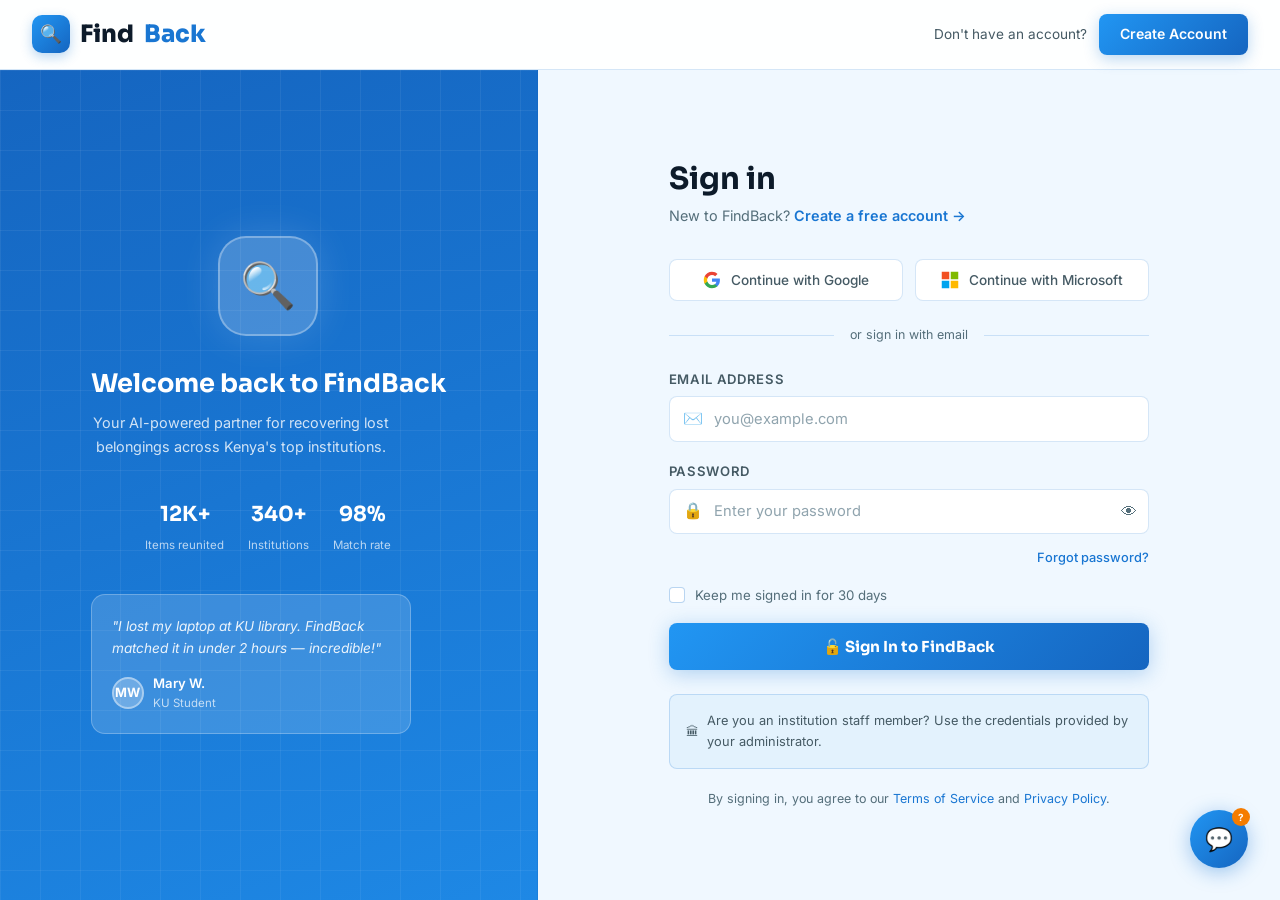
<file: login.html>
<!DOCTYPE html>
<html lang="en">

<head>
    <meta charset="UTF-8" />
    <meta name="viewport" content="width=device-width, initial-scale=1.0" />
    <title>Sign In — FindBack</title>
    <link rel="stylesheet" href="assets/css/styles.css" />
    <link rel="icon" href="data:image/svg+xml,<svg xmlns='http://www.w3.org/2000/svg' viewBox='0 0 32 32'><text y='26' font-size='28'>🔍</text></svg>" />
</head>

<body>

    <!-- ── NAVBAR ─────────────────────────────────── -->
    <nav class="navbar" id="navbar">
        <a href="index.html" class="nav-brand">
            <div class="brand-icon">🔍</div>
            Find<span class="accent">Back</span>
        </a>
        <div class="nav-cta">
            <span style="font-size:0.85rem; color: var(--slate-light);">Don't have an account?</span>
            <a href="register.html" class="btn-primary">Create Account</a>
        </div>
    </nav>

    <!-- ── AUTH PAGE ──────────────────────────────── -->
    <div class="auth-page">

        <!-- Left Visual Panel -->
        <div class="auth-visual">
            <div class="auth-visual-grid"></div>
            <div class="auth-visual-content">
                <div class="auth-visual-icon">🔍</div>
                <h2>Welcome back to FindBack</h2>
                <p>Your AI-powered partner for recovering lost belongings across Kenya's top institutions.</p>

                <div class="auth-trust">
                    <div class="trust-item">
                        <strong>12K+</strong>
                        <span>Items reunited</span>
                    </div>
                    <div class="trust-item">
                        <strong>340+</strong>
                        <span>Institutions</span>
                    </div>
                    <div class="trust-item">
                        <strong>98%</strong>
                        <span>Match rate</span>
                    </div>
                </div>

                <!-- Testimonial -->
                <div style="margin-top: 2.5rem; background: rgba(255,255,255,0.15); border: 1px solid rgba(255,255,255,0.25); border-radius: var(--radius); padding: 1.25rem; text-align:left; max-width: 320px;">
                    <p style="font-size:0.85rem; color: rgba(255,255,255,0.9); line-height:1.65; font-style:italic;">"I lost my laptop at KU library. FindBack matched it in under 2 hours — incredible!"</p>
                    <div style="display:flex; align-items:center; gap:0.6rem; margin-top:0.85rem;">
                        <div style="width:32px;height:32px;border-radius:50%;background:rgba(255,255,255,0.25);border:2px solid rgba(255,255,255,0.4);display:flex;align-items:center;justify-content:center;font-size:0.8rem;color:#fff;font-weight:700;">MW</div>
                        <div>
                            <div style="font-size:0.82rem; font-weight:600; color:#fff;">Mary W.</div>
                            <div style="font-size:0.72rem; color:rgba(255,255,255,0.7);">KU Student</div>
                        </div>
                    </div>
                </div>
            </div>
        </div>

        <!-- Right Form Panel -->
        <div class="auth-form-side">
            <div class="auth-form-box">

                <div class="auth-form-header">
                    <h1>Sign in</h1>
                    <p>New to FindBack? <a href="register.html">Create a free account →</a></p>
                </div>

                <!-- Social Login -->
                <div class="social-btns">
                    <button class="social-btn" onclick="showToast('Google Sign-In coming soon!', 'info')">
          <svg width="18" height="18" viewBox="0 0 24 24"><path fill="#4285F4" d="M22.56 12.25c0-.78-.07-1.53-.2-2.25H12v4.26h5.92c-.26 1.37-1.04 2.53-2.21 3.31v2.77h3.57c2.08-1.92 3.28-4.74 3.28-8.09z"/><path fill="#34A853" d="M12 23c2.97 0 5.46-.98 7.28-2.66l-3.57-2.77c-.98.66-2.23 1.06-3.71 1.06-2.86 0-5.29-1.93-6.16-4.53H2.18v2.84C3.99 20.53 7.7 23 12 23z"/><path fill="#FBBC05" d="M5.84 14.09c-.22-.66-.35-1.36-.35-2.09s.13-1.43.35-2.09V7.07H2.18C1.43 8.55 1 10.22 1 12s.43 3.45 1.18 4.93l2.85-2.22.81-.62z"/><path fill="#EA4335" d="M12 5.38c1.62 0 3.06.56 4.21 1.64l3.15-3.15C17.45 2.09 14.97 1 12 1 7.7 1 3.99 3.47 2.18 7.07l3.66 2.84c.87-2.6 3.3-4.53 6.16-4.53z"/></svg>
          Continue with Google
        </button>
                    <button class="social-btn" onclick="showToast('Microsoft Sign-In coming soon!', 'info')">
          <svg width="18" height="18" viewBox="0 0 24 24"><path fill="#f25022" d="M1 1h10v10H1z"/><path fill="#7fba00" d="M13 1h10v10H13z"/><path fill="#00a4ef" d="M1 13h10v10H1z"/><path fill="#ffb900" d="M13 13h10v10H13z"/></svg>
          Continue with Microsoft
        </button>
                </div>

                <div class="form-divider"><span>or sign in with email</span></div>

                <!-- Login Form -->
                <form id="loginForm" novalidate>
                    <div class="form-group">
                        <label class="form-label" for="loginEmail">Email Address</label>
                        <div class="input-wrap">
                            <input class="form-input" type="email" id="loginEmail" name="email" placeholder="you@example.com" autocomplete="email" required />
                            <span class="input-icon">✉️</span>
                        </div>
                    </div>

                    <div class="form-group">
                        <label class="form-label" for="loginPassword">Password</label>
                        <div class="input-wrap">
                            <input class="form-input" type="password" id="loginPassword" name="password" placeholder="Enter your password" autocomplete="current-password" required />
                            <span class="input-icon">🔒</span>
                            <button type="button" class="eye-toggle" data-target="loginPassword">👁</button>
                        </div>
                    </div>

                    <div class="forgot-link">
                        <a href="#">Forgot password?</a>
                    </div>

                    <div class="form-check">
                        <input type="checkbox" id="rememberMe" />
                        <label for="rememberMe">Keep me signed in for 30 days</label>
                    </div>

                    <button type="submit" class="submit-btn">
          🔓 Sign In to FindBack
        </button>
                </form>

                <!-- Help text -->
                <div style="margin-top: 1.5rem; padding: 1rem; background: #E3F2FD; border: 1px solid rgba(25,118,210,0.2); border-radius: var(--radius-sm);">
                    <p style="font-size: 0.8rem; color: #455A64; display:flex; align-items:center; gap:0.5rem;">
                        <span>🏛</span>
                        <span>Are you an institution staff member? Use the credentials provided by your administrator.</span>
                    </p>
                </div>

                <p style="font-size:0.78rem; color: var(--slate); text-align:center; margin-top:1.25rem;">
                    By signing in, you agree to our <a href="#" style="color:var(--teal)">Terms of Service</a> and <a href="#" style="color:var(--teal)">Privacy Policy</a>.
                </p>

            </div>
        </div>
    </div>

    <!-- ── CHATBOT ─────────────────────────────────── -->
    <button class="chatbot-trigger" id="chatbotTrigger" aria-label="Open chat assistant">
  💬
  <div class="chat-badge">?</div>
</button>

    <div class="chatbot-window" id="chatbotWindow">
        <div class="chat-header">
            <div class="chat-avatar">🤖</div>
            <div class="chat-header-info">
                <h4>FindBot Assistant</h4>
                <span>Online · Here to help</span>
            </div>
            <button class="chat-close" id="chatClose">✕</button>
        </div>
        <div class="chat-messages" id="chatMessages"></div>
        <div class="chat-quick-replies">
            <button class="quick-reply">How to register</button>
            <button class="quick-reply">Report lost item</button>
            <button class="quick-reply">Retrieve my item</button>
            <button class="quick-reply">Institution plans</button>
        </div>
        <div class="chat-input-row">
            <input type="text" class="chat-input" id="chatInput" placeholder="Ask me anything…" />
            <button class="chat-send" id="chatSend">➤</button>
        </div>
    </div>

    <div class="toast-container" id="toastContainer"></div>
    <script src="assets/script/script.js"></script>
</body>

</html>
</file>
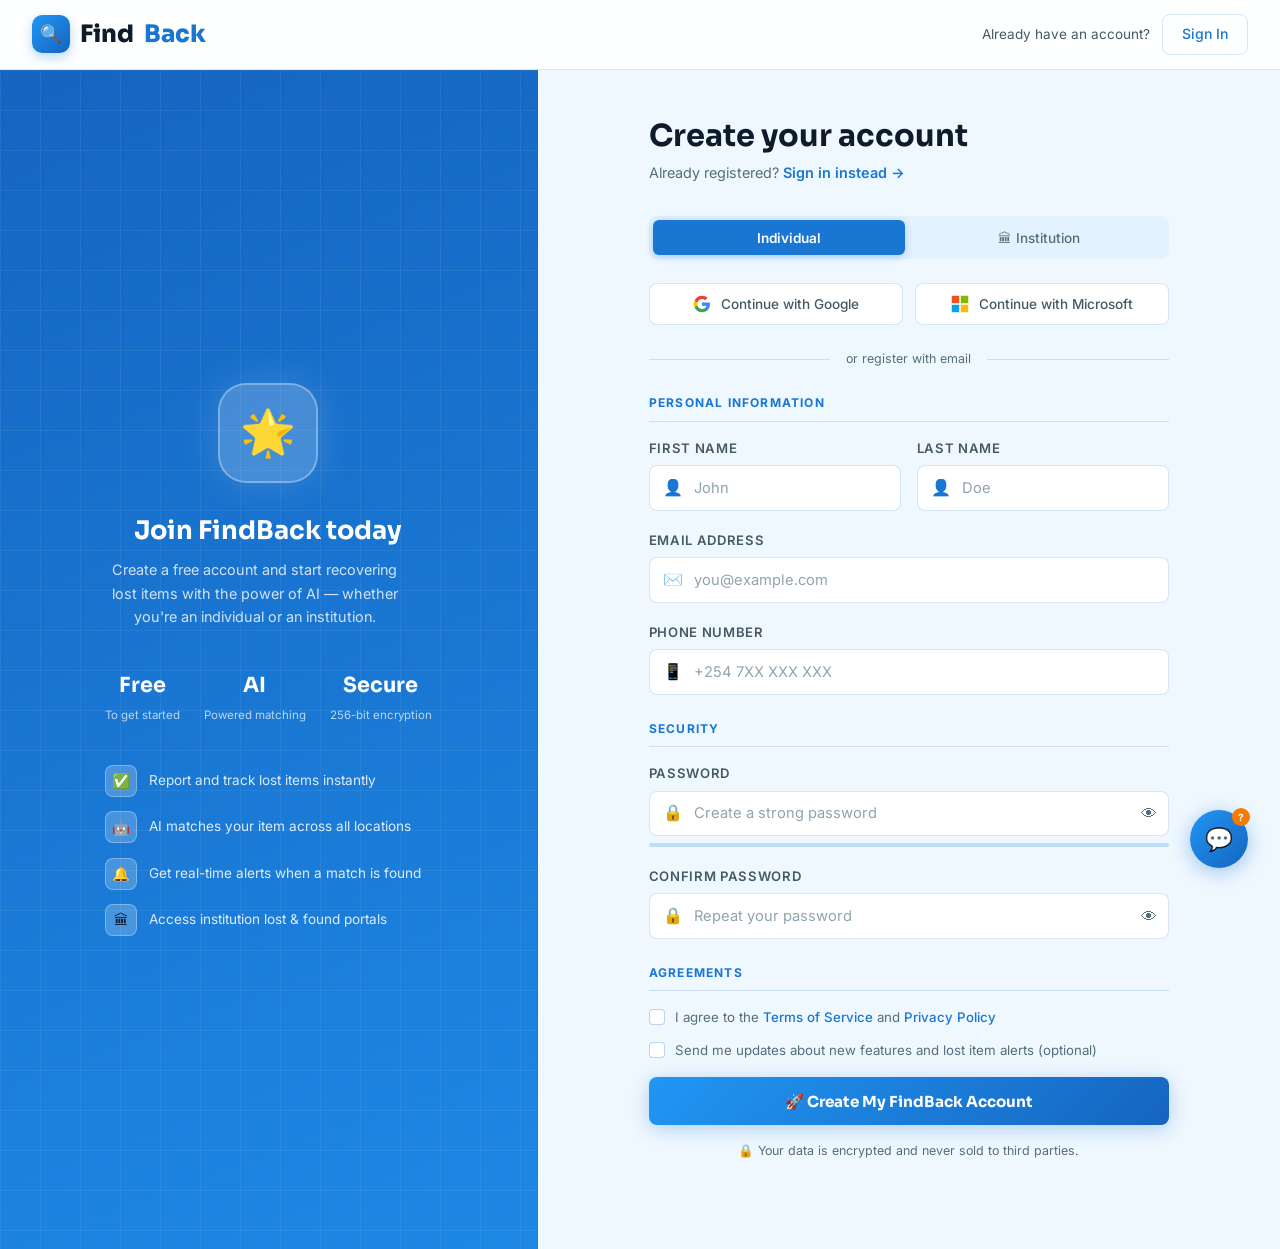
<file: register.html>
<!DOCTYPE html>
<html lang="en">

<head>
    <meta charset="UTF-8" />
    <meta name="viewport" content="width=device-width, initial-scale=1.0" />
    <title>Create Account — FindBack</title>
    <link rel="stylesheet" href="assets/css/styles.css" />
    <link rel="icon" href="data:image/svg+xml,<svg xmlns='http://www.w3.org/2000/svg' viewBox='0 0 32 32'><text y='26' font-size='28'>🔍</text></svg>" />
</head>

<body>

    <!-- ── NAVBAR ─────────────────────────────────── -->
    <nav class="navbar" id="navbar">
        <a href="index.html" class="nav-brand">
            <div class="brand-icon">🔍</div>
            Find<span class="accent">Back</span>
        </a>
        <div class="nav-cta">
            <span style="font-size:0.85rem; color: var(--slate-light);">Already have an account?</span>
            <a href="login.html" class="btn-ghost">Sign In</a>
        </div>
    </nav>

    <!-- ── AUTH PAGE ──────────────────────────────── -->
    <div class="auth-page">

        <!-- Left Visual Panel -->
        <div class="auth-visual">
            <div class="auth-visual-grid"></div>
            <div class="auth-visual-content">
                <div class="auth-visual-icon">🌟</div>
                <h2>Join FindBack today</h2>
                <p>Create a free account and start recovering lost items with the power of AI — whether you're an individual or an institution.</p>

                <div class="auth-trust">
                    <div class="trust-item">
                        <strong>Free</strong>
                        <span>To get started</span>
                    </div>
                    <div class="trust-item">
                        <strong>AI</strong>
                        <span>Powered matching</span>
                    </div>
                    <div class="trust-item">
                        <strong>Secure</strong>
                        <span>256-bit encryption</span>
                    </div>
                </div>

                <!-- Feature list -->
                <div style="margin-top: 2.5rem; text-align:left; width: 100%; max-width: 320px;">
                    <div style="display:flex; flex-direction:column; gap:0.9rem;">
                        <div style="display:flex; align-items:center; gap:0.75rem;">
                            <div style="width:32px;height:32px;border-radius:8px;background:rgba(255,255,255,0.2);border:1px solid rgba(255,255,255,0.3);display:flex;align-items:center;justify-content:center;font-size:0.9rem;flex-shrink:0;">✅</div>
                            <span style="font-size:0.85rem;color:rgba(255,255,255,0.85);">Report and track lost items instantly</span>
                        </div>
                        <div style="display:flex; align-items:center; gap:0.75rem;">
                            <div style="width:32px;height:32px;border-radius:8px;background:rgba(255,255,255,0.2);border:1px solid rgba(255,255,255,0.3);display:flex;align-items:center;justify-content:center;font-size:0.9rem;flex-shrink:0;">🤖</div>
                            <span style="font-size:0.85rem;color:rgba(255,255,255,0.85);">AI matches your item across all locations</span>
                        </div>
                        <div style="display:flex; align-items:center; gap:0.75rem;">
                            <div style="width:32px;height:32px;border-radius:8px;background:rgba(255,255,255,0.2);border:1px solid rgba(255,255,255,0.3);display:flex;align-items:center;justify-content:center;font-size:0.9rem;flex-shrink:0;">🔔</div>
                            <span style="font-size:0.85rem;color:rgba(255,255,255,0.85);">Get real-time alerts when a match is found</span>
                        </div>
                        <div style="display:flex; align-items:center; gap:0.75rem;">
                            <div style="width:32px;height:32px;border-radius:8px;background:rgba(255,255,255,0.2);border:1px solid rgba(255,255,255,0.3);display:flex;align-items:center;justify-content:center;font-size:0.9rem;flex-shrink:0;">🏛</div>
                            <span style="font-size:0.85rem;color:rgba(255,255,255,0.85);">Access institution lost & found portals</span>
                        </div>
                    </div>
                </div>
            </div>
        </div>

        <!-- Right Form Panel -->
        <div class="auth-form-side" style="align-items: flex-start; padding-top: 2rem; overflow-y: auto;">
            <div class="auth-form-box" style="max-width: 520px; padding: 1rem 0 3rem;">

                <div class="auth-form-header">
                    <h1>Create your account</h1>
                    <p>Already registered? <a href="login.html">Sign in instead →</a></p>
                </div>

                <!-- Account Type Toggle -->
                <div class="account-type-toggle">
                    <button class="type-btn active" data-type="individual">👤 Individual</button>
                    <button class="type-btn" data-type="institution">🏛 Institution</button>
                </div>

                <!-- Social Signup -->
                <div class="social-btns">
                    <button class="social-btn" onclick="showToast('Google signup coming soon!', 'info')">
          <svg width="18" height="18" viewBox="0 0 24 24"><path fill="#4285F4" d="M22.56 12.25c0-.78-.07-1.53-.2-2.25H12v4.26h5.92c-.26 1.37-1.04 2.53-2.21 3.31v2.77h3.57c2.08-1.92 3.28-4.74 3.28-8.09z"/><path fill="#34A853" d="M12 23c2.97 0 5.46-.98 7.28-2.66l-3.57-2.77c-.98.66-2.23 1.06-3.71 1.06-2.86 0-5.29-1.93-6.16-4.53H2.18v2.84C3.99 20.53 7.7 23 12 23z"/><path fill="#FBBC05" d="M5.84 14.09c-.22-.66-.35-1.36-.35-2.09s.13-1.43.35-2.09V7.07H2.18C1.43 8.55 1 10.22 1 12s.43 3.45 1.18 4.93l2.85-2.22.81-.62z"/><path fill="#EA4335" d="M12 5.38c1.62 0 3.06.56 4.21 1.64l3.15-3.15C17.45 2.09 14.97 1 12 1 7.7 1 3.99 3.47 2.18 7.07l3.66 2.84c.87-2.6 3.3-4.53 6.16-4.53z"/></svg>
          Continue with Google
        </button>
                    <button class="social-btn" onclick="showToast('Microsoft signup coming soon!', 'info')">
          <svg width="18" height="18" viewBox="0 0 24 24"><path fill="#f25022" d="M1 1h10v10H1z"/><path fill="#7fba00" d="M13 1h10v10H13z"/><path fill="#00a4ef" d="M1 13h10v10H1z"/><path fill="#ffb900" d="M13 13h10v10H13z"/></svg>
          Continue with Microsoft
        </button>
                </div>

                <div class="form-divider"><span>or register with email</span></div>

                <!-- Registration Form -->
                <form id="registerForm" novalidate>

                    <!-- Personal Info -->
                    <div class="form-section-title">Personal Information</div>

                    <div class="form-row">
                        <div class="form-group">
                            <label class="form-label" for="firstName">First Name</label>
                            <div class="input-wrap">
                                <input class="form-input" type="text" id="firstName" placeholder="John" required />
                                <span class="input-icon">👤</span>
                            </div>
                        </div>
                        <div class="form-group">
                            <label class="form-label" for="lastName">Last Name</label>
                            <div class="input-wrap">
                                <input class="form-input" type="text" id="lastName" placeholder="Doe" required />
                                <span class="input-icon">👤</span>
                            </div>
                        </div>
                    </div>

                    <div class="form-group">
                        <label class="form-label" for="email">Email Address</label>
                        <div class="input-wrap">
                            <input class="form-input" type="email" id="email" placeholder="you@example.com" autocomplete="email" required />
                            <span class="input-icon">✉️</span>
                        </div>
                    </div>

                    <div class="form-group">
                        <label class="form-label" for="phone">Phone Number</label>
                        <div class="input-wrap">
                            <input class="form-input" type="tel" id="phone" placeholder="+254 7XX XXX XXX" />
                            <span class="input-icon">📱</span>
                        </div>
                    </div>

                    <!-- Password -->
                    <div class="form-section-title">Security</div>

                    <div class="form-group">
                        <label class="form-label" for="password">Password</label>
                        <div class="input-wrap">
                            <input class="form-input" type="password" id="password" placeholder="Create a strong password" autocomplete="new-password" required />
                            <span class="input-icon">🔒</span>
                            <button type="button" class="eye-toggle" data-target="password">👁</button>
                        </div>
                        <div class="password-strength">
                            <div class="strength-bar">
                                <div class="strength-fill" id="strengthFill"></div>
                            </div>
                            <span class="strength-label" id="strengthLabel"></span>
                        </div>
                    </div>

                    <div class="form-group">
                        <label class="form-label" for="confirmPassword">Confirm Password</label>
                        <div class="input-wrap">
                            <input class="form-input" type="password" id="confirmPassword" placeholder="Repeat your password" autocomplete="new-password" required />
                            <span class="input-icon">🔒</span>
                            <button type="button" class="eye-toggle" data-target="confirmPassword">👁</button>
                        </div>
                    </div>

                    <!-- Institution Fields (hidden by default) -->
                    <div id="institutionFields" style="display:none;">
                        <div class="form-section-title">Institution Details</div>

                        <div class="form-group">
                            <label class="form-label" for="instName">Institution Name</label>
                            <div class="input-wrap">
                                <input class="form-input" type="text" id="instName" placeholder="e.g. University of Nairobi" />
                                <span class="input-icon">🏛</span>
                            </div>
                        </div>

                        <div class="form-row">
                            <div class="form-group">
                                <label class="form-label" for="instType">Institution Type</label>
                                <div class="input-wrap">
                                    <select class="form-select" id="instType">
                  <option value="">Select type</option>
                  <option>University</option>
                  <option>School</option>
                  <option>Hospital</option>
                  <option>Airport</option>
                  <option>Hotel</option>
                  <option>Transport</option>
                  <option>Mall</option>
                  <option>Corporate</option>
                </select>
                                    <span class="input-icon">📋</span>
                                </div>
                            </div>

                            <div class="form-group">
                                <label class="form-label" for="instPlan">Subscription Plan</label>
                                <div class="input-wrap">
                                    <select class="form-select" id="instPlan">
                  <option value="">Select plan</option>
                  <option>Free Trial</option>
                  <option>Standard — KES 4,500/mo</option>
                  <option>Premium — KES 12,000/mo</option>
                  <option>Enterprise — Custom</option>
                </select>
                                    <span class="input-icon">💳</span>
                                </div>
                            </div>
                        </div>

                        <div class="form-group">
                            <label class="form-label" for="instAddress">Institution Address</label>
                            <div class="input-wrap">
                                <input class="form-input" type="text" id="instAddress" placeholder="Physical address" />
                                <span class="input-icon">📍</span>
                            </div>
                        </div>

                        <div class="form-group">
                            <label class="form-label" for="regNumber">Registration Number (optional)</label>
                            <div class="input-wrap">
                                <input class="form-input" type="text" id="regNumber" placeholder="Official registration or KRA PIN" />
                                <span class="input-icon">🔢</span>
                            </div>
                        </div>
                    </div>

                    <!-- Terms & Agreements -->
                    <div class="form-section-title">Agreements</div>

                    <div class="form-check" style="margin-bottom: 0.75rem;">
                        <input type="checkbox" id="terms" required />
                        <label for="terms">I agree to the <a href="#">Terms of Service</a> and <a href="#">Privacy Policy</a></label>
                    </div>

                    <div class="form-check" style="margin-bottom: 1rem;">
                        <input type="checkbox" id="marketing" />
                        <label for="marketing">Send me updates about new features and lost item alerts (optional)</label>
                    </div>

                    <button type="submit" class="submit-btn">
          🚀 Create My FindBack Account
        </button>

                    <p style="font-size:0.78rem; color: var(--slate); text-align:center; margin-top:1rem;">
                        🔒 Your data is encrypted and never sold to third parties.
                    </p>

                </form>
            </div>
        </div>
    </div>

    <!-- ── CHATBOT ─────────────────────────────────── -->
    <button class="chatbot-trigger" id="chatbotTrigger" aria-label="Open chat assistant">
  💬
  <div class="chat-badge">?</div>
</button>

    <div class="chatbot-window" id="chatbotWindow">
        <div class="chat-header">
            <div class="chat-avatar">🤖</div>
            <div class="chat-header-info">
                <h4>FindBot Assistant</h4>
                <span>Online · Here to help</span>
            </div>
            <button class="chat-close" id="chatClose">✕</button>
        </div>
        <div class="chat-messages" id="chatMessages"></div>
        <div class="chat-quick-replies">
            <button class="quick-reply">How to register</button>
            <button class="quick-reply">Report lost item</button>
            <button class="quick-reply">Retrieve my item</button>
            <button class="quick-reply">Institution plans</button>
        </div>
        <div class="chat-input-row">
            <input type="text" class="chat-input" id="chatInput" placeholder="Ask me anything…" />
            <button class="chat-send" id="chatSend">➤</button>
        </div>
    </div>

    <div class="toast-container" id="toastContainer"></div>
    <script src="assets/script/script.js"></script>
</body>

</html>
</file>
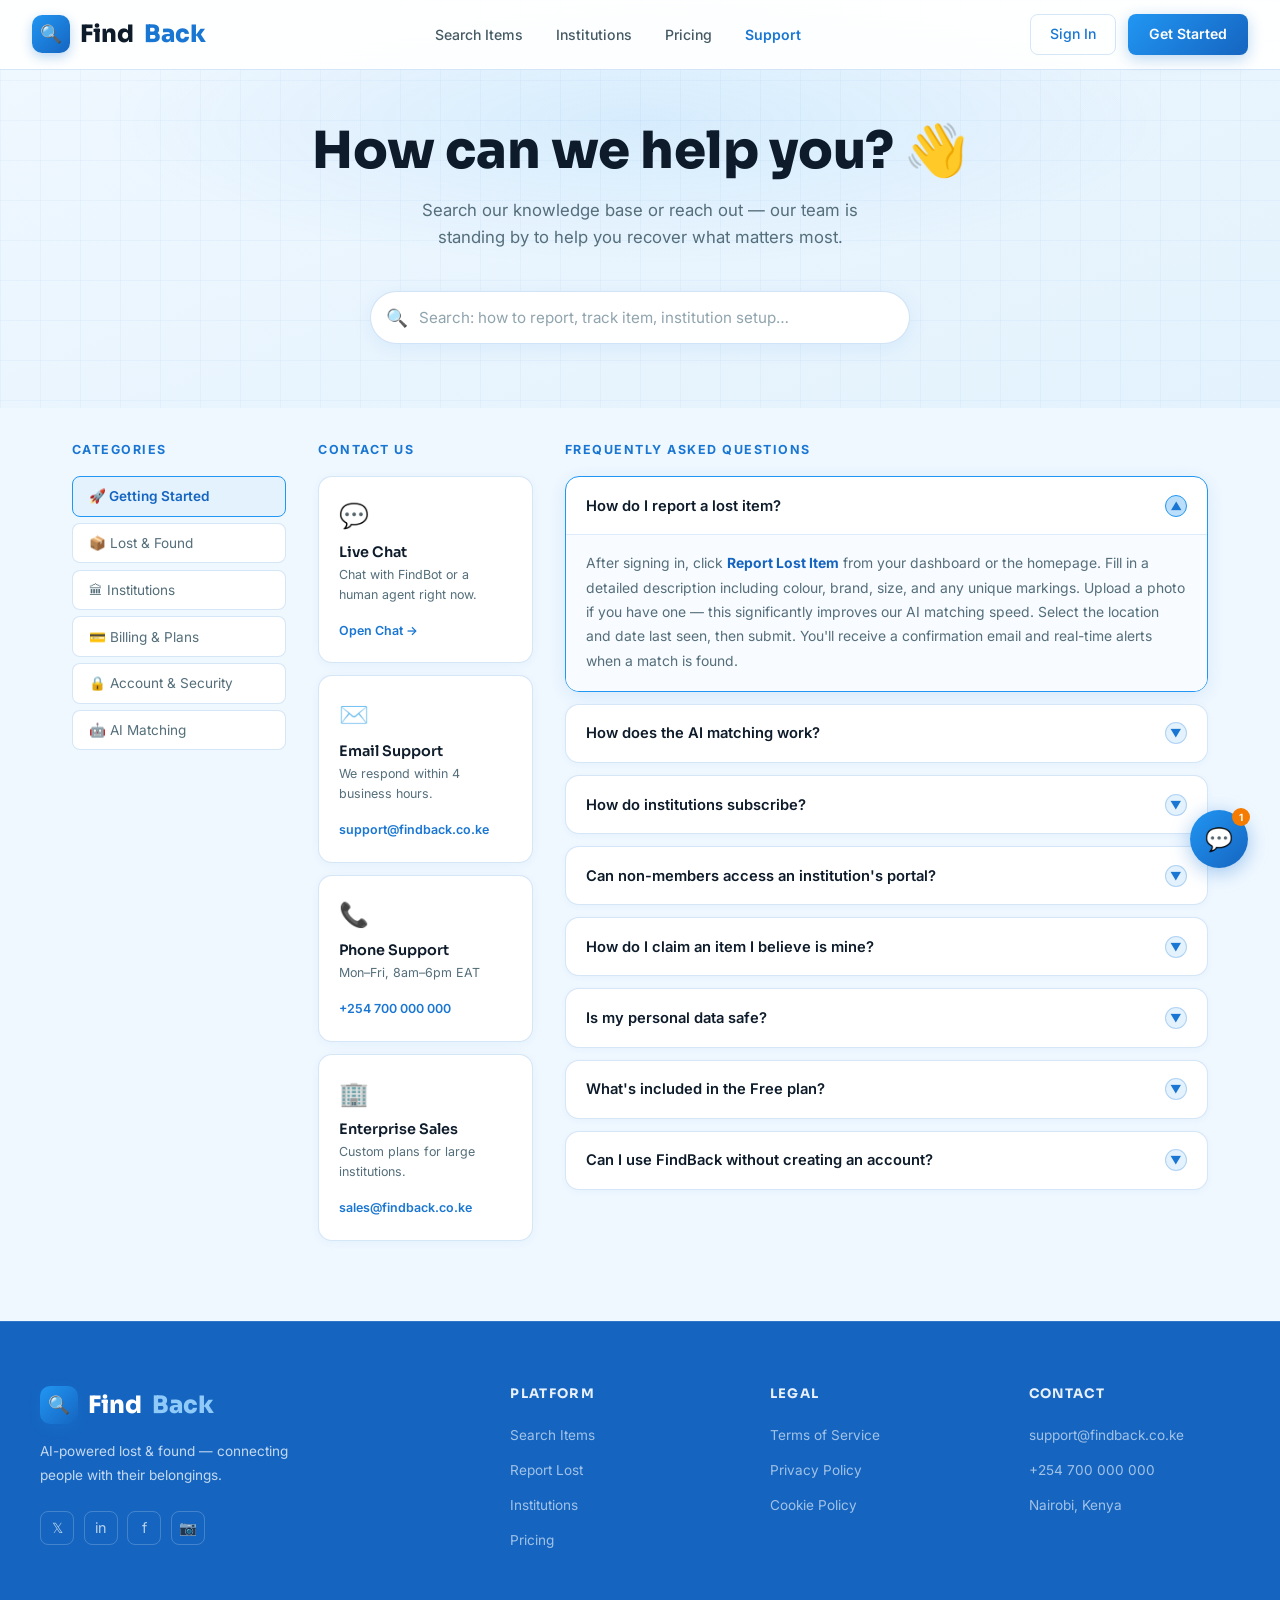
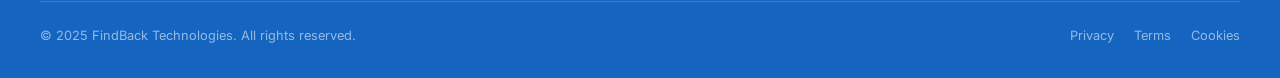
<file: support.html>
<!DOCTYPE html>
<html lang="en">

<head>
    <meta charset="UTF-8" />
    <meta name="viewport" content="width=device-width, initial-scale=1.0" />
    <title>Support — FindBack</title>
    <link rel="stylesheet" href="assets/css/styles.css" />
    <link rel="icon" href="data:image/svg+xml,<svg xmlns='http://www.w3.org/2000/svg' viewBox='0 0 32 32'><text y='26' font-size='28'>🔍</text></svg>" />
    <style>
        .support-hero {
            padding: 120px 2rem 4rem;
            text-align: center;
            position: relative;
            overflow: hidden;
            background: linear-gradient(160deg, #F0F8FF 0%, #E3F2FD 100%);
        }
        
        .support-hero::before {
            content: '';
            position: absolute;
            inset: 0;
            background: radial-gradient(ellipse 60% 50% at 50% 30%, rgba(33, 150, 243, 0.1) 0%, transparent 70%), linear-gradient(rgba(25, 118, 210, 0.04) 1px, transparent 1px), linear-gradient(90deg, rgba(25, 118, 210, 0.04) 1px, transparent 1px);
            background-size: 100% 100%, 40px 40px, 40px 40px;
        }
        
        .support-hero h1 {
            font-size: clamp(2rem, 5vw, 3.2rem);
            font-weight: 800;
            margin-bottom: 1rem;
            position: relative;
            color: #0D1B2A;
        }
        
        .support-hero p {
            color: #546E7A;
            font-size: 1.05rem;
            max-width: 500px;
            margin: 0 auto 2.5rem;
            position: relative;
        }
        
        .search-support {
            max-width: 540px;
            margin: 0 auto;
            position: relative;
        }
        
        .search-support input {
            width: 100%;
            padding: 1rem 1rem 1rem 3rem;
            background: #FFFFFF;
            border: 1.5px solid rgba(25, 118, 210, 0.2);
            border-radius: 50px;
            color: #0D1B2A;
            font-size: 0.95rem;
            outline: none;
            transition: var(--transition);
            box-shadow: 0 4px 20px rgba(25, 118, 210, 0.08);
        }
        
        .search-support input::placeholder {
            color: #90A4AE;
        }
        
        .search-support input:focus {
            border-color: #2196F3;
            box-shadow: 0 0 0 4px rgba(33, 150, 243, 0.12);
        }
        
        .search-support .icon {
            position: absolute;
            left: 16px;
            top: 50%;
            transform: translateY(-50%);
            font-size: 1.1rem;
            color: #2196F3;
        }
        
        .support-grid {
            display: grid;
            grid-template-columns: 1fr 1fr 3fr;
            gap: 2rem;
            max-width: 1200px;
            margin: 0 auto;
            padding: 2rem 2rem 5rem;
        }
        
        .faq-categories {
            display: flex;
            flex-direction: column;
            gap: 0.4rem;
        }
        
        .faq-cat-btn {
            padding: 0.7rem 1rem;
            border: 1.5px solid rgba(25, 118, 210, 0.18);
            border-radius: var(--radius-sm);
            background: #FFFFFF;
            color: #546E7A;
            font-size: 0.85rem;
            cursor: pointer;
            text-align: left;
            transition: var(--transition);
            display: flex;
            align-items: center;
            gap: 0.6rem;
        }
        
        .faq-cat-btn.active,
        .faq-cat-btn:hover {
            background: #E3F2FD;
            border-color: #2196F3;
            color: #1565C0;
            font-weight: 600;
        }
        
        .contact-cards {
            display: flex;
            flex-direction: column;
            gap: 0.75rem;
        }
        
        .contact-card {
            background: #FFFFFF;
            border: 1.5px solid rgba(25, 118, 210, 0.18);
            border-radius: var(--radius);
            padding: 1.25rem;
            transition: var(--transition);
            box-shadow: 0 2px 12px rgba(25, 118, 210, 0.06);
        }
        
        .contact-card:hover {
            border-color: #2196F3;
            transform: translateY(-2px);
            box-shadow: 0 6px 20px rgba(25, 118, 210, 0.12);
        }
        
        .contact-card .icon {
            font-size: 1.5rem;
            margin-bottom: 0.5rem;
            display: block;
        }
        
        .contact-card h4 {
            font-size: 0.9rem;
            font-weight: 600;
            margin-bottom: 0.25rem;
            color: #0D1B2A;
        }
        
        .contact-card p {
            font-size: 0.78rem;
            color: #546E7A;
            margin-bottom: 0.75rem;
        }
        
        .contact-card a {
            font-size: 0.78rem;
            color: #1976D2;
            font-weight: 600;
            transition: color 0.2s;
        }
        
        .contact-card a:hover {
            color: #1565C0;
        }
        
        .faq-list {
            display: flex;
            flex-direction: column;
            gap: 0.75rem;
        }
        
        .faq-item {
            background: #FFFFFF;
            border: 1.5px solid rgba(25, 118, 210, 0.18);
            border-radius: var(--radius);
            overflow: hidden;
            transition: var(--transition);
            box-shadow: 0 2px 8px rgba(25, 118, 210, 0.05);
        }
        
        .faq-item:hover {
            border-color: rgba(33, 150, 243, 0.4);
            box-shadow: 0 4px 16px rgba(25, 118, 210, 0.1);
        }
        
        .faq-item.open {
            border-color: #2196F3;
            box-shadow: 0 4px 20px rgba(25, 118, 210, 0.12);
        }
        
        .faq-q {
            width: 100%;
            padding: 1.1rem 1.25rem;
            background: none;
            border: none;
            color: #0D1B2A;
            font-size: 0.92rem;
            font-weight: 600;
            text-align: left;
            cursor: pointer;
            display: flex;
            align-items: center;
            justify-content: space-between;
            gap: 1rem;
            font-family: var(--font-body);
        }
        
        .faq-q .chevron {
            width: 22px;
            height: 22px;
            border: 1.5px solid rgba(25, 118, 210, 0.25);
            border-radius: 50%;
            background: #E3F2FD;
            display: flex;
            align-items: center;
            justify-content: center;
            font-size: 0.7rem;
            color: #1976D2;
            flex-shrink: 0;
            transition: transform 0.3s ease, background 0.2s;
        }
        
        .faq-item.open .faq-q .chevron {
            transform: rotate(180deg);
            border-color: #2196F3;
            background: #BBDEFB;
        }
        
        .faq-a {
            max-height: 0;
            overflow: hidden;
            transition: max-height 0.35s ease;
        }
        
        .faq-a-inner {
            padding: 1rem 1.25rem 1.1rem;
            font-size: 0.87rem;
            color: #546E7A;
            line-height: 1.75;
            border-top: 1px solid rgba(25, 118, 210, 0.12);
            background: #F8FBFF;
        }
        
        .faq-a-inner strong {
            color: #1565C0;
        }
        
        .faq-item.open .faq-a {
            max-height: 500px;
        }
        
        @media (max-width: 900px) {
            .support-grid {
                grid-template-columns: 1fr;
            }
            .faq-categories {
                flex-direction: row;
                flex-wrap: wrap;
            }
        }
    </style>
</head>

<body>

    <!-- ── NAVBAR ─────────────────────────────────── -->
    <nav class="navbar" id="navbar">
        <a href="index.html" class="nav-brand">
            <div class="brand-icon">🔍</div>
            Find<span class="accent">Back</span>
        </a>
        <ul class="nav-links">
            <li><a href="index.html#search">Search Items</a></li>
            <li><a href="index.html#institutions">Institutions</a></li>
            <li><a href="index.html#plans">Pricing</a></li>
            <li><a href="support.html" class="active">Support</a></li>
        </ul>
        <div class="nav-cta">
            <a href="login.html" class="btn-ghost">Sign In</a>
            <a href="register.html" class="btn-primary">Get Started</a>
        </div>
        <button class="hamburger" id="hamburger"><span></span><span></span><span></span></button>
    </nav>

    <div class="mobile-menu" id="mobileMenu">
        <a href="index.html">Home</a>
        <a href="index.html#institutions">Institutions</a>
        <a href="index.html#plans">Pricing</a>
        <a href="support.html">Support</a>
        <div class="mobile-menu-cta">
            <a href="login.html" class="btn-ghost">Sign In</a>
            <a href="register.html" class="btn-primary">Get Started</a>
        </div>
    </div>

    <!-- ── SUPPORT HERO ────────────────────────────── -->
    <section class="support-hero">
        <h1>How can we help you? 👋</h1>
        <p>Search our knowledge base or reach out — our team is standing by to help you recover what matters most.</p>

        <div class="search-support">
            <span class="icon">🔍</span>
            <input type="text" placeholder="Search: how to report, track item, institution setup…" />
        </div>
    </section>

    <!-- ── SUPPORT CONTENT ─────────────────────────── -->
    <div class="support-grid">

        <!-- Categories -->
        <div>
            <p class="section-label" style="margin-bottom:1rem;">Categories</p>
            <div class="faq-categories">
                <button class="faq-cat-btn active">🚀 Getting Started</button>
                <button class="faq-cat-btn">📦 Lost & Found</button>
                <button class="faq-cat-btn">🏛 Institutions</button>
                <button class="faq-cat-btn">💳 Billing & Plans</button>
                <button class="faq-cat-btn">🔒 Account & Security</button>
                <button class="faq-cat-btn">🤖 AI Matching</button>
            </div>
        </div>

        <!-- Contact Cards -->
        <div>
            <p class="section-label" style="margin-bottom:1rem;">Contact Us</p>
            <div class="contact-cards">
                <div class="contact-card">
                    <span class="icon">💬</span>
                    <h4>Live Chat</h4>
                    <p>Chat with FindBot or a human agent right now.</p>
                    <a href="#" onclick="document.getElementById('chatbotTrigger').click(); return false;">Open Chat →</a>
                </div>
                <div class="contact-card">
                    <span class="icon">✉️</span>
                    <h4>Email Support</h4>
                    <p>We respond within 4 business hours.</p>
                    <a href="mailto:support@findback.co.ke">support@findback.co.ke</a>
                </div>
                <div class="contact-card">
                    <span class="icon">📞</span>
                    <h4>Phone Support</h4>
                    <p>Mon–Fri, 8am–6pm EAT</p>
                    <a href="tel:+254700000000">+254 700 000 000</a>
                </div>
                <div class="contact-card">
                    <span class="icon">🏢</span>
                    <h4>Enterprise Sales</h4>
                    <p>Custom plans for large institutions.</p>
                    <a href="mailto:sales@findback.co.ke">sales@findback.co.ke</a>
                </div>
            </div>
        </div>

        <!-- FAQ List -->
        <div>
            <p class="section-label" style="margin-bottom:1rem;">Frequently Asked Questions</p>
            <div class="faq-list">

                <div class="faq-item open">
                    <button class="faq-q">
          How do I report a lost item?
          <span class="chevron">▼</span>
        </button>
                    <div class="faq-a">
                        <div class="faq-a-inner">
                            After signing in, click <strong>Report Lost Item</strong> from your dashboard or the homepage. Fill in a detailed description including colour, brand, size, and any unique markings. Upload a photo if you have one — this significantly
                            improves our AI matching speed. Select the location and date last seen, then submit. You'll receive a confirmation email and real-time alerts when a match is found.
                        </div>
                    </div>
                </div>

                <div class="faq-item">
                    <button class="faq-q">
          How does the AI matching work?
          <span class="chevron">▼</span>
        </button>
                    <div class="faq-a">
                        <div class="faq-a-inner">
                            FindBack's AI analyses text descriptions, uploaded images, location data, and time patterns to compare your lost item report against all found item reports. It uses computer vision to match visual features and natural language processing to understand
                            descriptions, achieving a 98% match accuracy rate. You receive a confidence score with every match suggestion.
                        </div>
                    </div>
                </div>

                <div class="faq-item">
                    <button class="faq-q">
          How do institutions subscribe?
          <span class="chevron">▼</span>
        </button>
                    <div class="faq-a">
                        <div class="faq-a-inner">
                            Institutions can register by clicking <strong>Create Account</strong> and selecting the <strong>Institution</strong> tab. Choose your institution type (university, hospital, airport etc.), select a subscription plan, and complete
                            the verification steps. Once approved, your institution gets a dedicated dashboard, staff management portal, and a customised lost & found queue for your members and visitors.
                        </div>
                    </div>
                </div>

                <div class="faq-item">
                    <button class="faq-q">
          Can non-members access an institution's portal?
          <span class="chevron">▼</span>
        </button>
                    <div class="faq-a">
                        <div class="faq-a-inner">
                            Yes! Institution portals support two access tiers: <strong>staff</strong> (who manage the queue and verify claims) and <strong>public visitors</strong> (who can submit found/lost reports using institution-specific credentials
                            provided at the front desk). Institutions can also generate temporary access links for visitors.
                        </div>
                    </div>
                </div>

                <div class="faq-item">
                    <button class="faq-q">
          How do I claim an item I believe is mine?
          <span class="chevron">▼</span>
        </button>
                    <div class="faq-a">
                        <div class="faq-a-inner">
                            When AI flags a potential match, you'll get an alert. Review the found item details and click <strong>Claim This Item</strong>. You'll be asked to provide ownership proof such as a serial number, receipt, or a unique identifier.
                            The institution or finder reviews your claim — usually within 24 hours. Once approved, you arrange pickup through the platform's secure messaging system.
                        </div>
                    </div>
                </div>

                <div class="faq-item">
                    <button class="faq-q">
          Is my personal data safe?
          <span class="chevron">▼</span>
        </button>
                    <div class="faq-a">
                        <div class="faq-a-inner">
                            Absolutely. FindBack uses 256-bit AES encryption for all stored data and TLS 1.3 for data in transit. We are fully compliant with Kenya's Data Protection Act 2019. Your personal information is never sold to third parties. You can request a full data export
                            or account deletion at any time from your profile settings.
                        </div>
                    </div>
                </div>

                <div class="faq-item">
                    <button class="faq-q">
          What's included in the Free plan?
          <span class="chevron">▼</span>
        </button>
                    <div class="faq-a">
                        <div class="faq-a-inner">
                            The Free plan includes up to 5 item reports per month, basic AI matching, email alerts, and access to the public item search database. It's ideal for individuals who occasionally need to track lost personal belongings. For institutions or frequent users,
                            our Standard and Premium plans offer unlimited reports, SMS alerts, staff portals, and advanced analytics.
                        </div>
                    </div>
                </div>

                <div class="faq-item">
                    <button class="faq-q">
          Can I use FindBack without creating an account?
          <span class="chevron">▼</span>
        </button>
                    <div class="faq-a">
                        <div class="faq-a-inner">
                            You can browse the public search database without an account. However, reporting items, receiving AI match alerts, and claiming found belongings all require a free registered account. Registration takes under two minutes and gives you access to the full
                            platform.
                        </div>
                    </div>
                </div>

            </div>
        </div>
    </div>

    <!-- ── FOOTER ─────────────────────────────────── -->
    <footer class="footer">
        <div class="footer-inner">
            <div class="footer-grid">
                <div class="footer-brand">
                    <div class="nav-brand" style="justify-content:flex-start;">
                        <div class="brand-icon">🔍</div>
                        Find<span class="accent">Back</span>
                    </div>
                    <p>AI-powered lost & found — connecting people with their belongings.</p>
                    <div class="footer-social">
                        <a class="social-icon">𝕏</a>
                        <a class="social-icon">in</a>
                        <a class="social-icon">f</a>
                        <a class="social-icon">📷</a>
                    </div>
                </div>
                <div class="footer-col">
                    <h5>Platform</h5>
                    <ul>
                        <li><a href="#">Search Items</a></li>
                        <li><a href="#">Report Lost</a></li>
                        <li><a href="#">Institutions</a></li>
                        <li><a href="#">Pricing</a></li>
                    </ul>
                </div>
                <div class="footer-col">
                    <h5>Legal</h5>
                    <ul>
                        <li><a href="#">Terms of Service</a></li>
                        <li><a href="#">Privacy Policy</a></li>
                        <li><a href="#">Cookie Policy</a></li>
                    </ul>
                </div>
                <div class="footer-col">
                    <h5>Contact</h5>
                    <ul>
                        <li><a href="mailto:support@findback.co.ke">support@findback.co.ke</a></li>
                        <li><a href="tel:+254700000000">+254 700 000 000</a></li>
                        <li><a href="#">Nairobi, Kenya</a></li>
                    </ul>
                </div>
            </div>
            <div class="footer-bottom">
                <span>© 2025 FindBack Technologies. All rights reserved.</span>
                <div class="footer-bottom-links">
                    <a href="#">Privacy</a><a href="#">Terms</a><a href="#">Cookies</a>
                </div>
            </div>
        </div>
    </footer>

    <!-- ── CHATBOT ─────────────────────────────────── -->
    <button class="chatbot-trigger" id="chatbotTrigger" aria-label="Open chat assistant">
  💬
  <div class="chat-badge">1</div>
</button>

    <div class="chatbot-window" id="chatbotWindow">
        <div class="chat-header">
            <div class="chat-avatar">🤖</div>
            <div class="chat-header-info">
                <h4>FindBot Assistant</h4>
                <span>Online · Here to help</span>
            </div>
            <button class="chat-close" id="chatClose">✕</button>
        </div>
        <div class="chat-messages" id="chatMessages"></div>
        <div class="chat-quick-replies">
            <button class="quick-reply">How to register</button>
            <button class="quick-reply">Report lost item</button>
            <button class="quick-reply">Retrieve my item</button>
            <button class="quick-reply">Institution plans</button>
        </div>
        <div class="chat-input-row">
            <input type="text" class="chat-input" id="chatInput" placeholder="Ask me anything…" />
            <button class="chat-send" id="chatSend">➤</button>
        </div>
    </div>

    <div class="toast-container" id="toastContainer"></div>

    <script src="assets/script/script.js"></script>
    <script>
        // FAQ Accordion
        document.querySelectorAll('.faq-q').forEach(btn => {
            btn.addEventListener('click', () => {
                const item = btn.closest('.faq-item');
                const isOpen = item.classList.contains('open');
                document.querySelectorAll('.faq-item').forEach(i => i.classList.remove('open'));
                if (!isOpen) item.classList.add('open');
            });
        });

        // Category filter buttons
        document.querySelectorAll('.faq-cat-btn').forEach(btn => {
            btn.addEventListener('click', () => {
                document.querySelectorAll('.faq-cat-btn').forEach(b => b.classList.remove('active'));
                btn.classList.add('active');
            });
        });
    </script>
</body>

</html>
</file>
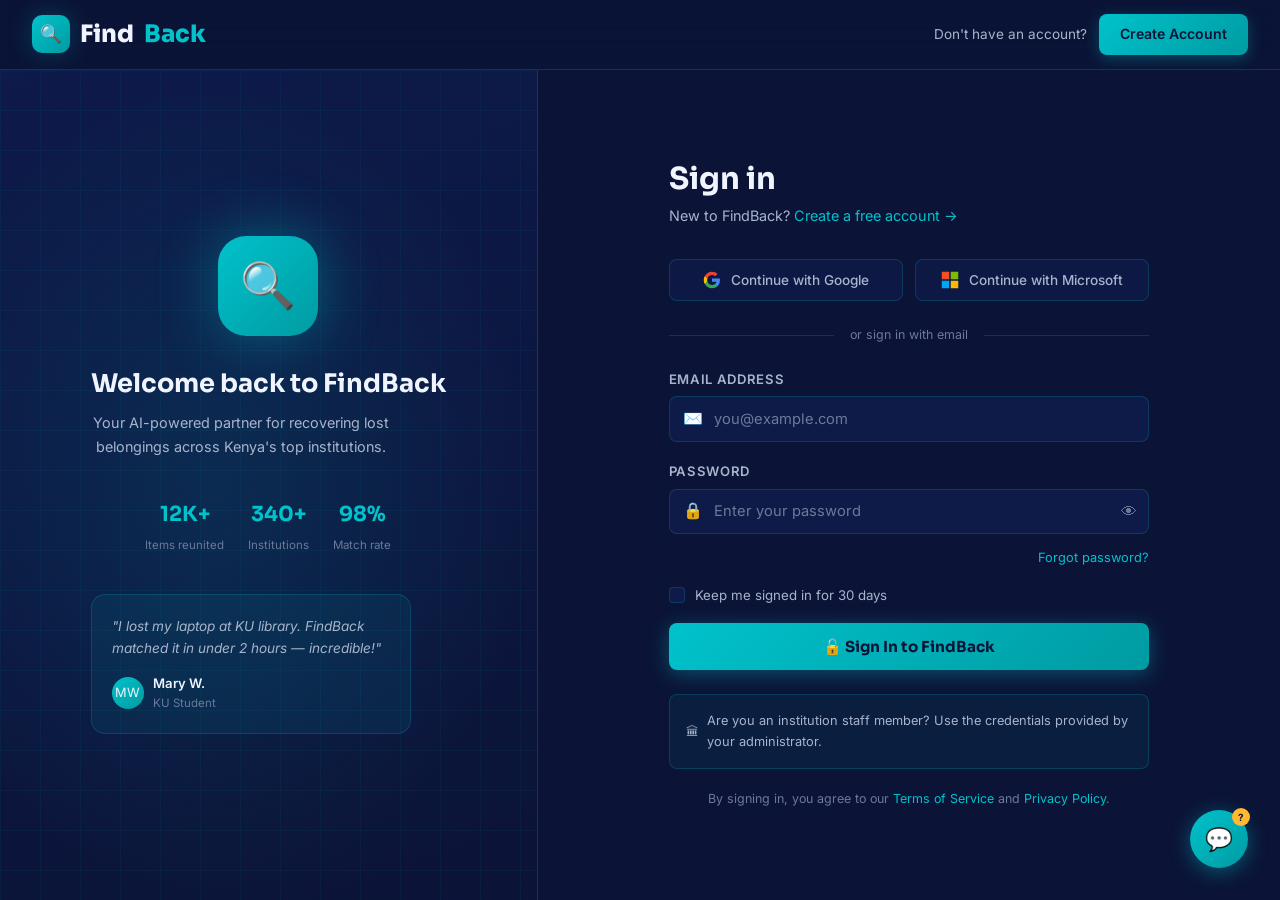
<file: New folder/login.html>
<!DOCTYPE html>
<html lang="en">
<head>
  <meta charset="UTF-8" />
  <meta name="viewport" content="width=device-width, initial-scale=1.0" />
  <title>Sign In — FindBack</title>
  <link rel="stylesheet" href="styles.css" />
  <link rel="icon" href="data:image/svg+xml,<svg xmlns='http://www.w3.org/2000/svg' viewBox='0 0 32 32'><text y='26' font-size='28'>🔍</text></svg>" />
</head>
<body>

<!-- ── NAVBAR ─────────────────────────────────── -->
<nav class="navbar" id="navbar">
  <a href="index.html" class="nav-brand">
    <div class="brand-icon">🔍</div>
    Find<span class="accent">Back</span>
  </a>
  <div class="nav-cta">
    <span style="font-size:0.85rem; color: var(--slate-light);">Don't have an account?</span>
    <a href="register.html" class="btn-primary">Create Account</a>
  </div>
</nav>

<!-- ── AUTH PAGE ──────────────────────────────── -->
<div class="auth-page">

  <!-- Left Visual Panel -->
  <div class="auth-visual">
    <div class="auth-visual-grid"></div>
    <div class="auth-visual-content">
      <div class="auth-visual-icon">🔍</div>
      <h2>Welcome back to FindBack</h2>
      <p>Your AI-powered partner for recovering lost belongings across Kenya's top institutions.</p>

      <div class="auth-trust">
        <div class="trust-item">
          <strong>12K+</strong>
          <span>Items reunited</span>
        </div>
        <div class="trust-item">
          <strong>340+</strong>
          <span>Institutions</span>
        </div>
        <div class="trust-item">
          <strong>98%</strong>
          <span>Match rate</span>
        </div>
      </div>

      <!-- Testimonial -->
      <div style="margin-top: 2.5rem; background: rgba(0,194,203,0.08); border: 1px solid var(--border); border-radius: var(--radius); padding: 1.25rem; text-align:left; max-width: 320px;">
        <p style="font-size:0.85rem; color: var(--slate-light); line-height:1.65; font-style:italic;">"I lost my laptop at KU library. FindBack matched it in under 2 hours — incredible!"</p>
        <div style="display:flex; align-items:center; gap:0.6rem; margin-top:0.85rem;">
          <div style="width:32px;height:32px;border-radius:50%;background:linear-gradient(135deg,var(--teal),var(--teal-dark));display:flex;align-items:center;justify-content:center;font-size:0.8rem;">MW</div>
          <div>
            <div style="font-size:0.82rem; font-weight:600;">Mary W.</div>
            <div style="font-size:0.72rem; color:var(--slate);">KU Student</div>
          </div>
        </div>
      </div>
    </div>
  </div>

  <!-- Right Form Panel -->
  <div class="auth-form-side">
    <div class="auth-form-box">

      <div class="auth-form-header">
        <h1>Sign in</h1>
        <p>New to FindBack? <a href="register.html">Create a free account →</a></p>
      </div>

      <!-- Social Login -->
      <div class="social-btns">
        <button class="social-btn" onclick="showToast('Google Sign-In coming soon!', 'info')">
          <svg width="18" height="18" viewBox="0 0 24 24"><path fill="#4285F4" d="M22.56 12.25c0-.78-.07-1.53-.2-2.25H12v4.26h5.92c-.26 1.37-1.04 2.53-2.21 3.31v2.77h3.57c2.08-1.92 3.28-4.74 3.28-8.09z"/><path fill="#34A853" d="M12 23c2.97 0 5.46-.98 7.28-2.66l-3.57-2.77c-.98.66-2.23 1.06-3.71 1.06-2.86 0-5.29-1.93-6.16-4.53H2.18v2.84C3.99 20.53 7.7 23 12 23z"/><path fill="#FBBC05" d="M5.84 14.09c-.22-.66-.35-1.36-.35-2.09s.13-1.43.35-2.09V7.07H2.18C1.43 8.55 1 10.22 1 12s.43 3.45 1.18 4.93l2.85-2.22.81-.62z"/><path fill="#EA4335" d="M12 5.38c1.62 0 3.06.56 4.21 1.64l3.15-3.15C17.45 2.09 14.97 1 12 1 7.7 1 3.99 3.47 2.18 7.07l3.66 2.84c.87-2.6 3.3-4.53 6.16-4.53z"/></svg>
          Continue with Google
        </button>
        <button class="social-btn" onclick="showToast('Microsoft Sign-In coming soon!', 'info')">
          <svg width="18" height="18" viewBox="0 0 24 24"><path fill="#f25022" d="M1 1h10v10H1z"/><path fill="#7fba00" d="M13 1h10v10H13z"/><path fill="#00a4ef" d="M1 13h10v10H1z"/><path fill="#ffb900" d="M13 13h10v10H13z"/></svg>
          Continue with Microsoft
        </button>
      </div>

      <div class="form-divider"><span>or sign in with email</span></div>

      <!-- Login Form -->
      <form id="loginForm" novalidate>
        <div class="form-group">
          <label class="form-label" for="loginEmail">Email Address</label>
          <div class="input-wrap">
            <input
              class="form-input"
              type="email"
              id="loginEmail"
              name="email"
              placeholder="you@example.com"
              autocomplete="email"
              required
            />
            <span class="input-icon">✉️</span>
          </div>
        </div>

        <div class="form-group">
          <label class="form-label" for="loginPassword">Password</label>
          <div class="input-wrap">
            <input
              class="form-input"
              type="password"
              id="loginPassword"
              name="password"
              placeholder="Enter your password"
              autocomplete="current-password"
              required
            />
            <span class="input-icon">🔒</span>
            <button type="button" class="eye-toggle" data-target="loginPassword">👁</button>
          </div>
        </div>

        <div class="forgot-link">
          <a href="#">Forgot password?</a>
        </div>

        <div class="form-check">
          <input type="checkbox" id="rememberMe" />
          <label for="rememberMe">Keep me signed in for 30 days</label>
        </div>

        <button type="submit" class="submit-btn">
          🔓 Sign In to FindBack
        </button>
      </form>

      <!-- Help text -->
      <div style="margin-top: 1.5rem; padding: 1rem; background: rgba(0,194,203,0.06); border: 1px solid var(--border); border-radius: var(--radius-sm);">
        <p style="font-size: 0.8rem; color: var(--slate-light); display:flex; align-items:center; gap:0.5rem;">
          <span>🏛</span>
          <span>Are you an institution staff member? Use the credentials provided by your administrator.</span>
        </p>
      </div>

      <p style="font-size:0.78rem; color: var(--slate); text-align:center; margin-top:1.25rem;">
        By signing in, you agree to our <a href="#" style="color:var(--teal)">Terms of Service</a> and <a href="#" style="color:var(--teal)">Privacy Policy</a>.
      </p>

    </div>
  </div>
</div>

<!-- ── CHATBOT ─────────────────────────────────── -->
<button class="chatbot-trigger" id="chatbotTrigger" aria-label="Open chat assistant">
  💬
  <div class="chat-badge">?</div>
</button>

<div class="chatbot-window" id="chatbotWindow">
  <div class="chat-header">
    <div class="chat-avatar">🤖</div>
    <div class="chat-header-info">
      <h4>FindBot Assistant</h4>
      <span>Online · Here to help</span>
    </div>
    <button class="chat-close" id="chatClose">✕</button>
  </div>
  <div class="chat-messages" id="chatMessages"></div>
  <div class="chat-quick-replies">
    <button class="quick-reply">How to register</button>
    <button class="quick-reply">Report lost item</button>
    <button class="quick-reply">Retrieve my item</button>
    <button class="quick-reply">Institution plans</button>
  </div>
  <div class="chat-input-row">
    <input type="text" class="chat-input" id="chatInput" placeholder="Ask me anything…" />
    <button class="chat-send" id="chatSend">➤</button>
  </div>
</div>

<div class="toast-container" id="toastContainer"></div>
<script src="main.js"></script>
</body>
</html>
</file>
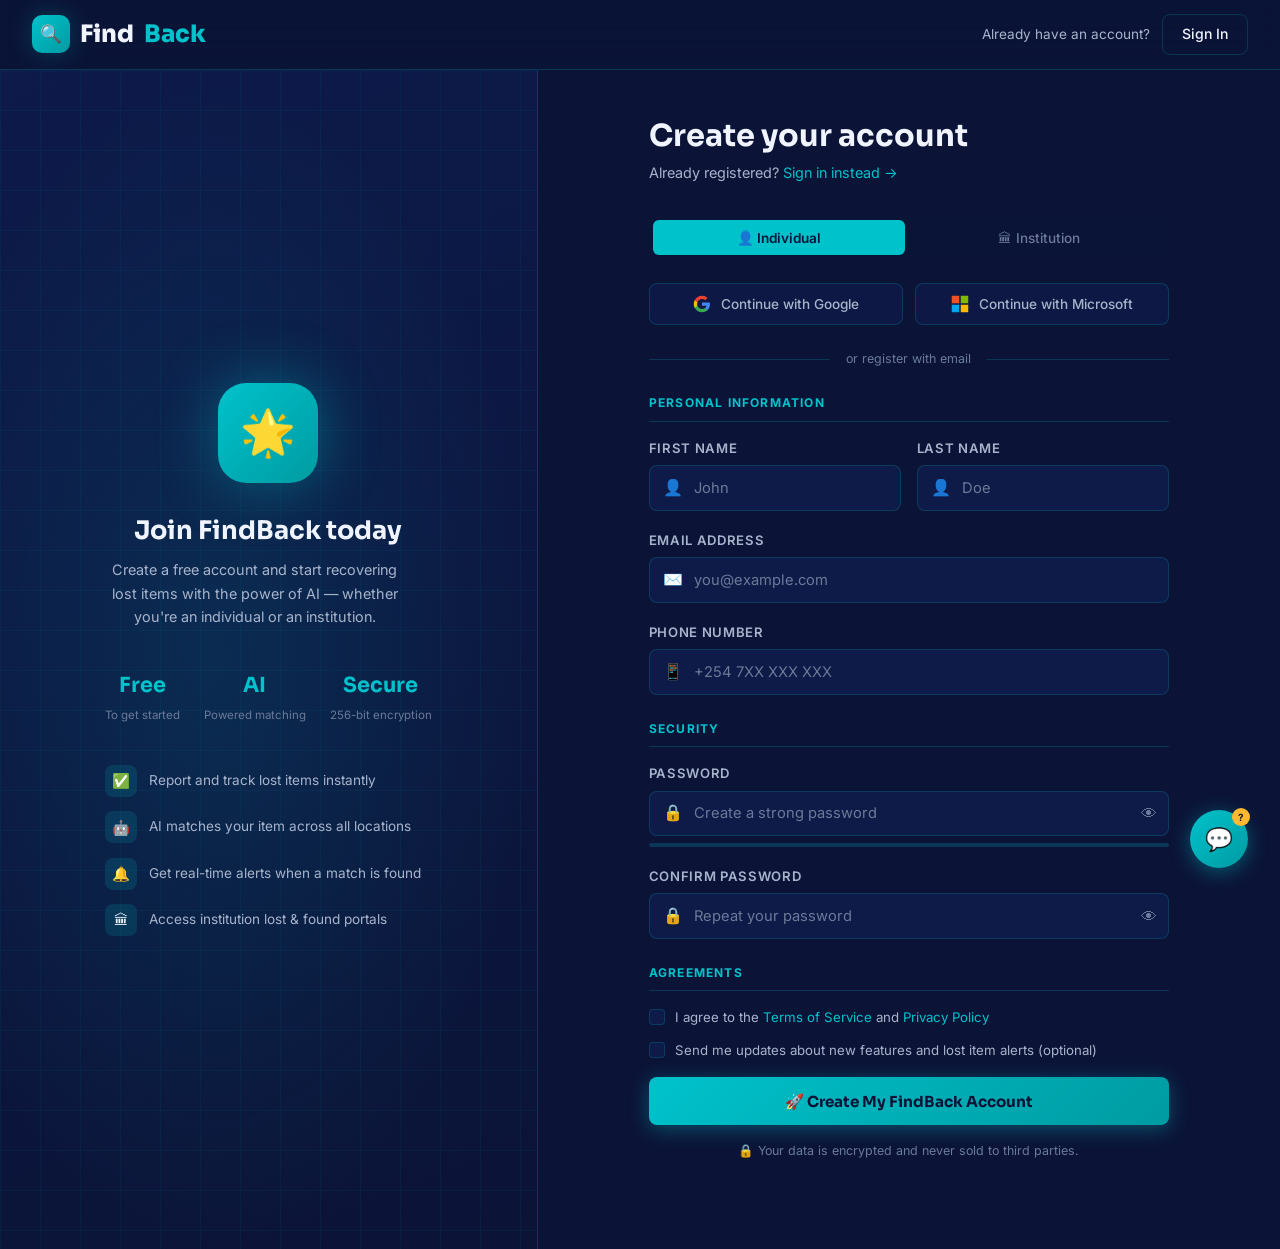
<file: New folder/register.html>
<!DOCTYPE html>
<html lang="en">
<head>
  <meta charset="UTF-8" />
  <meta name="viewport" content="width=device-width, initial-scale=1.0" />
  <title>Create Account — FindBack</title>
  <link rel="stylesheet" href="styles.css" />
  <link rel="icon" href="data:image/svg+xml,<svg xmlns='http://www.w3.org/2000/svg' viewBox='0 0 32 32'><text y='26' font-size='28'>🔍</text></svg>" />
</head>
<body>

<!-- ── NAVBAR ─────────────────────────────────── -->
<nav class="navbar" id="navbar">
  <a href="index.html" class="nav-brand">
    <div class="brand-icon">🔍</div>
    Find<span class="accent">Back</span>
  </a>
  <div class="nav-cta">
    <span style="font-size:0.85rem; color: var(--slate-light);">Already have an account?</span>
    <a href="login.html" class="btn-ghost">Sign In</a>
  </div>
</nav>

<!-- ── AUTH PAGE ──────────────────────────────── -->
<div class="auth-page">

  <!-- Left Visual Panel -->
  <div class="auth-visual">
    <div class="auth-visual-grid"></div>
    <div class="auth-visual-content">
      <div class="auth-visual-icon">🌟</div>
      <h2>Join FindBack today</h2>
      <p>Create a free account and start recovering lost items with the power of AI — whether you're an individual or an institution.</p>

      <div class="auth-trust">
        <div class="trust-item">
          <strong>Free</strong>
          <span>To get started</span>
        </div>
        <div class="trust-item">
          <strong>AI</strong>
          <span>Powered matching</span>
        </div>
        <div class="trust-item">
          <strong>Secure</strong>
          <span>256-bit encryption</span>
        </div>
      </div>

      <!-- Feature list -->
      <div style="margin-top: 2.5rem; text-align:left; width: 100%; max-width: 320px;">
        <div style="display:flex; flex-direction:column; gap:0.9rem;">
          <div style="display:flex; align-items:center; gap:0.75rem;">
            <div style="width:32px;height:32px;border-radius:8px;background:rgba(0,194,203,0.15);display:flex;align-items:center;justify-content:center;font-size:0.9rem;flex-shrink:0;">✅</div>
            <span style="font-size:0.85rem;color:var(--slate-light);">Report and track lost items instantly</span>
          </div>
          <div style="display:flex; align-items:center; gap:0.75rem;">
            <div style="width:32px;height:32px;border-radius:8px;background:rgba(0,194,203,0.15);display:flex;align-items:center;justify-content:center;font-size:0.9rem;flex-shrink:0;">🤖</div>
            <span style="font-size:0.85rem;color:var(--slate-light);">AI matches your item across all locations</span>
          </div>
          <div style="display:flex; align-items:center; gap:0.75rem;">
            <div style="width:32px;height:32px;border-radius:8px;background:rgba(0,194,203,0.15);display:flex;align-items:center;justify-content:center;font-size:0.9rem;flex-shrink:0;">🔔</div>
            <span style="font-size:0.85rem;color:var(--slate-light);">Get real-time alerts when a match is found</span>
          </div>
          <div style="display:flex; align-items:center; gap:0.75rem;">
            <div style="width:32px;height:32px;border-radius:8px;background:rgba(0,194,203,0.15);display:flex;align-items:center;justify-content:center;font-size:0.9rem;flex-shrink:0;">🏛</div>
            <span style="font-size:0.85rem;color:var(--slate-light);">Access institution lost & found portals</span>
          </div>
        </div>
      </div>
    </div>
  </div>

  <!-- Right Form Panel -->
  <div class="auth-form-side" style="align-items: flex-start; padding-top: 2rem; overflow-y: auto;">
    <div class="auth-form-box" style="max-width: 520px; padding: 1rem 0 3rem;">

      <div class="auth-form-header">
        <h1>Create your account</h1>
        <p>Already registered? <a href="login.html">Sign in instead →</a></p>
      </div>

      <!-- Account Type Toggle -->
      <div class="account-type-toggle">
        <button class="type-btn active" data-type="individual">👤 Individual</button>
        <button class="type-btn" data-type="institution">🏛 Institution</button>
      </div>

      <!-- Social Signup -->
      <div class="social-btns">
        <button class="social-btn" onclick="showToast('Google signup coming soon!', 'info')">
          <svg width="18" height="18" viewBox="0 0 24 24"><path fill="#4285F4" d="M22.56 12.25c0-.78-.07-1.53-.2-2.25H12v4.26h5.92c-.26 1.37-1.04 2.53-2.21 3.31v2.77h3.57c2.08-1.92 3.28-4.74 3.28-8.09z"/><path fill="#34A853" d="M12 23c2.97 0 5.46-.98 7.28-2.66l-3.57-2.77c-.98.66-2.23 1.06-3.71 1.06-2.86 0-5.29-1.93-6.16-4.53H2.18v2.84C3.99 20.53 7.7 23 12 23z"/><path fill="#FBBC05" d="M5.84 14.09c-.22-.66-.35-1.36-.35-2.09s.13-1.43.35-2.09V7.07H2.18C1.43 8.55 1 10.22 1 12s.43 3.45 1.18 4.93l2.85-2.22.81-.62z"/><path fill="#EA4335" d="M12 5.38c1.62 0 3.06.56 4.21 1.64l3.15-3.15C17.45 2.09 14.97 1 12 1 7.7 1 3.99 3.47 2.18 7.07l3.66 2.84c.87-2.6 3.3-4.53 6.16-4.53z"/></svg>
          Continue with Google
        </button>
        <button class="social-btn" onclick="showToast('Microsoft signup coming soon!', 'info')">
          <svg width="18" height="18" viewBox="0 0 24 24"><path fill="#f25022" d="M1 1h10v10H1z"/><path fill="#7fba00" d="M13 1h10v10H13z"/><path fill="#00a4ef" d="M1 13h10v10H1z"/><path fill="#ffb900" d="M13 13h10v10H13z"/></svg>
          Continue with Microsoft
        </button>
      </div>

      <div class="form-divider"><span>or register with email</span></div>

      <!-- Registration Form -->
      <form id="registerForm" novalidate>

        <!-- Personal Info -->
        <div class="form-section-title">Personal Information</div>

        <div class="form-row">
          <div class="form-group">
            <label class="form-label" for="firstName">First Name</label>
            <div class="input-wrap">
              <input class="form-input" type="text" id="firstName" placeholder="John" required />
              <span class="input-icon">👤</span>
            </div>
          </div>
          <div class="form-group">
            <label class="form-label" for="lastName">Last Name</label>
            <div class="input-wrap">
              <input class="form-input" type="text" id="lastName" placeholder="Doe" required />
              <span class="input-icon">👤</span>
            </div>
          </div>
        </div>

        <div class="form-group">
          <label class="form-label" for="email">Email Address</label>
          <div class="input-wrap">
            <input class="form-input" type="email" id="email" placeholder="you@example.com" autocomplete="email" required />
            <span class="input-icon">✉️</span>
          </div>
        </div>

        <div class="form-group">
          <label class="form-label" for="phone">Phone Number</label>
          <div class="input-wrap">
            <input class="form-input" type="tel" id="phone" placeholder="+254 7XX XXX XXX" />
            <span class="input-icon">📱</span>
          </div>
        </div>

        <!-- Password -->
        <div class="form-section-title">Security</div>

        <div class="form-group">
          <label class="form-label" for="password">Password</label>
          <div class="input-wrap">
            <input class="form-input" type="password" id="password" placeholder="Create a strong password" autocomplete="new-password" required />
            <span class="input-icon">🔒</span>
            <button type="button" class="eye-toggle" data-target="password">👁</button>
          </div>
          <div class="password-strength">
            <div class="strength-bar"><div class="strength-fill" id="strengthFill"></div></div>
            <span class="strength-label" id="strengthLabel"></span>
          </div>
        </div>

        <div class="form-group">
          <label class="form-label" for="confirmPassword">Confirm Password</label>
          <div class="input-wrap">
            <input class="form-input" type="password" id="confirmPassword" placeholder="Repeat your password" autocomplete="new-password" required />
            <span class="input-icon">🔒</span>
            <button type="button" class="eye-toggle" data-target="confirmPassword">👁</button>
          </div>
        </div>

        <!-- Institution Fields (hidden by default) -->
        <div id="institutionFields" style="display:none;">
          <div class="form-section-title">Institution Details</div>

          <div class="form-group">
            <label class="form-label" for="instName">Institution Name</label>
            <div class="input-wrap">
              <input class="form-input" type="text" id="instName" placeholder="e.g. University of Nairobi" />
              <span class="input-icon">🏛</span>
            </div>
          </div>

          <div class="form-row">
            <div class="form-group">
              <label class="form-label" for="instType">Institution Type</label>
              <div class="input-wrap">
                <select class="form-select" id="instType">
                  <option value="">Select type</option>
                  <option>University</option>
                  <option>School</option>
                  <option>Hospital</option>
                  <option>Airport</option>
                  <option>Hotel</option>
                  <option>Transport</option>
                  <option>Mall</option>
                  <option>Corporate</option>
                </select>
                <span class="input-icon">📋</span>
              </div>
            </div>

            <div class="form-group">
              <label class="form-label" for="instPlan">Subscription Plan</label>
              <div class="input-wrap">
                <select class="form-select" id="instPlan">
                  <option value="">Select plan</option>
                  <option>Free Trial</option>
                  <option>Standard — KES 4,500/mo</option>
                  <option>Premium — KES 12,000/mo</option>
                  <option>Enterprise — Custom</option>
                </select>
                <span class="input-icon">💳</span>
              </div>
            </div>
          </div>

          <div class="form-group">
            <label class="form-label" for="instAddress">Institution Address</label>
            <div class="input-wrap">
              <input class="form-input" type="text" id="instAddress" placeholder="Physical address" />
              <span class="input-icon">📍</span>
            </div>
          </div>

          <div class="form-group">
            <label class="form-label" for="regNumber">Registration Number (optional)</label>
            <div class="input-wrap">
              <input class="form-input" type="text" id="regNumber" placeholder="Official registration or KRA PIN" />
              <span class="input-icon">🔢</span>
            </div>
          </div>
        </div>

        <!-- Terms & Agreements -->
        <div class="form-section-title">Agreements</div>

        <div class="form-check" style="margin-bottom: 0.75rem;">
          <input type="checkbox" id="terms" required />
          <label for="terms">I agree to the <a href="#">Terms of Service</a> and <a href="#">Privacy Policy</a></label>
        </div>

        <div class="form-check" style="margin-bottom: 1rem;">
          <input type="checkbox" id="marketing" />
          <label for="marketing">Send me updates about new features and lost item alerts (optional)</label>
        </div>

        <button type="submit" class="submit-btn">
          🚀 Create My FindBack Account
        </button>

        <p style="font-size:0.78rem; color: var(--slate); text-align:center; margin-top:1rem;">
          🔒 Your data is encrypted and never sold to third parties.
        </p>

      </form>
    </div>
  </div>
</div>

<!-- ── CHATBOT ─────────────────────────────────── -->
<button class="chatbot-trigger" id="chatbotTrigger" aria-label="Open chat assistant">
  💬
  <div class="chat-badge">?</div>
</button>

<div class="chatbot-window" id="chatbotWindow">
  <div class="chat-header">
    <div class="chat-avatar">🤖</div>
    <div class="chat-header-info">
      <h4>FindBot Assistant</h4>
      <span>Online · Here to help</span>
    </div>
    <button class="chat-close" id="chatClose">✕</button>
  </div>
  <div class="chat-messages" id="chatMessages"></div>
  <div class="chat-quick-replies">
    <button class="quick-reply">How to register</button>
    <button class="quick-reply">Report lost item</button>
    <button class="quick-reply">Retrieve my item</button>
    <button class="quick-reply">Institution plans</button>
  </div>
  <div class="chat-input-row">
    <input type="text" class="chat-input" id="chatInput" placeholder="Ask me anything…" />
    <button class="chat-send" id="chatSend">➤</button>
  </div>
</div>

<div class="toast-container" id="toastContainer"></div>
<script src="main.js"></script>
</body>
</html>
</file>
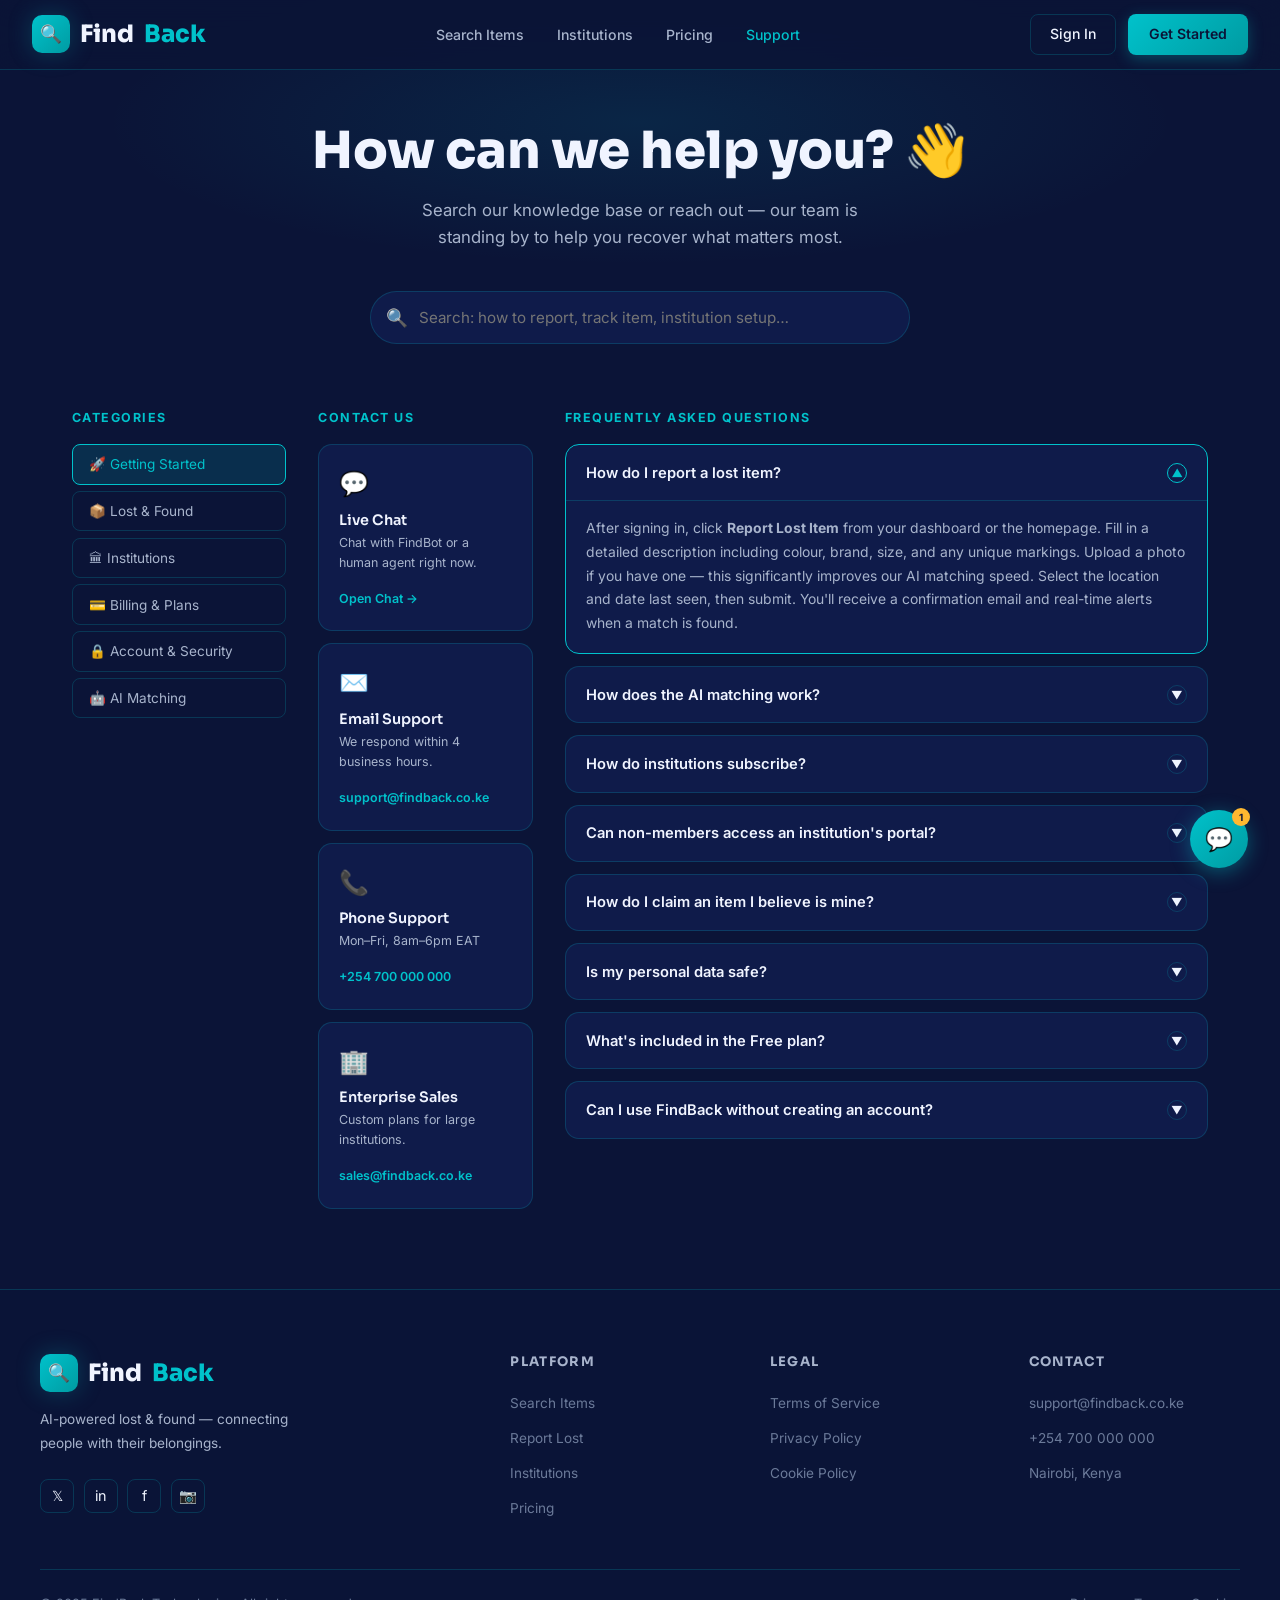
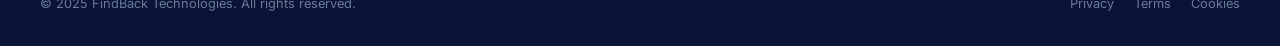
<file: New folder/support.html>
<!DOCTYPE html>
<html lang="en">
<head>
  <meta charset="UTF-8" />
  <meta name="viewport" content="width=device-width, initial-scale=1.0" />
  <title>Support — FindBack</title>
  <link rel="stylesheet" href="styles.css" />
  <link rel="icon" href="data:image/svg+xml,<svg xmlns='http://www.w3.org/2000/svg' viewBox='0 0 32 32'><text y='26' font-size='28'>🔍</text></svg>" />
  <style>
    .support-hero {
      padding: 120px 2rem 4rem;
      text-align: center;
      position: relative;
      overflow: hidden;
    }
    .support-hero::before {
      content: '';
      position: absolute;
      inset: 0;
      background: radial-gradient(ellipse 60% 50% at 50% 30%, rgba(0,194,203,0.1) 0%, transparent 70%);
    }
    .support-hero h1 { font-size: clamp(2rem, 5vw, 3.2rem); font-weight: 800; margin-bottom: 1rem; position: relative; }
    .support-hero p { color: var(--slate-light); font-size: 1.05rem; max-width: 500px; margin: 0 auto 2.5rem; position: relative; }

    .search-support {
      max-width: 540px;
      margin: 0 auto;
      position: relative;
    }

    .search-support input {
      width: 100%;
      padding: 1rem 1rem 1rem 3rem;
      background: var(--card-bg);
      border: 1px solid var(--border);
      border-radius: 50px;
      color: var(--white);
      font-size: 0.95rem;
      outline: none;
      transition: var(--transition);
    }
    .search-support input:focus { border-color: var(--teal); box-shadow: 0 0 0 4px var(--teal-glow); }
    .search-support .icon { position: absolute; left: 16px; top: 50%; transform: translateY(-50%); font-size: 1.1rem; }

    .support-grid {
      display: grid;
      grid-template-columns: 1fr 1fr 3fr;
      gap: 2rem;
      max-width: 1200px;
      margin: 0 auto;
      padding: 0 2rem 5rem;
    }

    .faq-categories { display: flex; flex-direction: column; gap: 0.4rem; }

    .faq-cat-btn {
      padding: 0.7rem 1rem;
      border: 1px solid var(--border);
      border-radius: var(--radius-sm);
      background: transparent;
      color: var(--slate-light);
      font-size: 0.85rem;
      cursor: pointer;
      text-align: left;
      transition: var(--transition);
      display: flex;
      align-items: center;
      gap: 0.6rem;
    }

    .faq-cat-btn.active, .faq-cat-btn:hover {
      background: var(--teal-glow);
      border-color: var(--teal);
      color: var(--teal);
    }

    .contact-cards { display: flex; flex-direction: column; gap: 0.75rem; }

    .contact-card {
      background: var(--card-bg);
      border: 1px solid var(--border);
      border-radius: var(--radius);
      padding: 1.25rem;
      transition: var(--transition);
    }

    .contact-card:hover { border-color: var(--teal); }

    .contact-card .icon { font-size: 1.5rem; margin-bottom: 0.5rem; display: block; }
    .contact-card h4 { font-size: 0.9rem; font-weight: 600; margin-bottom: 0.25rem; }
    .contact-card p { font-size: 0.78rem; color: var(--slate-light); margin-bottom: 0.75rem; }
    .contact-card a {
      font-size: 0.78rem;
      color: var(--teal);
      font-weight: 600;
    }

    .faq-list { display: flex; flex-direction: column; gap: 0.75rem; }

    .faq-item {
      background: var(--card-bg);
      border: 1px solid var(--border);
      border-radius: var(--radius);
      overflow: hidden;
      transition: var(--transition);
    }

    .faq-item:hover { border-color: var(--border-hover); }
    .faq-item.open { border-color: var(--teal); }

    .faq-q {
      width: 100%;
      padding: 1.1rem 1.25rem;
      background: none;
      border: none;
      color: var(--white);
      font-size: 0.92rem;
      font-weight: 600;
      text-align: left;
      cursor: pointer;
      display: flex;
      align-items: center;
      justify-content: space-between;
      gap: 1rem;
      font-family: var(--font-body);
    }

    .faq-q .chevron {
      width: 20px; height: 20px;
      border: 1px solid var(--border);
      border-radius: 50%;
      display: flex;
      align-items: center;
      justify-content: center;
      font-size: 0.7rem;
      flex-shrink: 0;
      transition: transform 0.3s ease;
    }

    .faq-item.open .faq-q .chevron { transform: rotate(180deg); border-color: var(--teal); color: var(--teal); }

    .faq-a {
      max-height: 0;
      overflow: hidden;
      transition: max-height 0.35s ease, padding 0.2s;
    }

    .faq-a-inner {
      padding: 0 1.25rem 1.1rem;
      font-size: 0.87rem;
      color: var(--slate-light);
      line-height: 1.7;
      border-top: 1px solid var(--border);
      padding-top: 1rem;
    }

    .faq-item.open .faq-a { max-height: 500px; }

    @media (max-width: 900px) {
      .support-grid { grid-template-columns: 1fr; }
      .faq-categories { flex-direction: row; flex-wrap: wrap; }
    }
  </style>
</head>
<body>

<!-- ── NAVBAR ─────────────────────────────────── -->
<nav class="navbar" id="navbar">
  <a href="index.html" class="nav-brand">
    <div class="brand-icon">🔍</div>
    Find<span class="accent">Back</span>
  </a>
  <ul class="nav-links">
    <li><a href="index.html#search">Search Items</a></li>
    <li><a href="index.html#institutions">Institutions</a></li>
    <li><a href="index.html#plans">Pricing</a></li>
    <li><a href="support.html" class="active">Support</a></li>
  </ul>
  <div class="nav-cta">
    <a href="login.html" class="btn-ghost">Sign In</a>
    <a href="register.html" class="btn-primary">Get Started</a>
  </div>
  <button class="hamburger" id="hamburger"><span></span><span></span><span></span></button>
</nav>

<div class="mobile-menu" id="mobileMenu">
  <a href="index.html">Home</a>
  <a href="index.html#institutions">Institutions</a>
  <a href="index.html#plans">Pricing</a>
  <a href="support.html">Support</a>
  <div class="mobile-menu-cta">
    <a href="login.html" class="btn-ghost">Sign In</a>
    <a href="register.html" class="btn-primary">Get Started</a>
  </div>
</div>

<!-- ── SUPPORT HERO ────────────────────────────── -->
<section class="support-hero">
  <h1>How can we help you? 👋</h1>
  <p>Search our knowledge base or reach out — our team is standing by to help you recover what matters most.</p>

  <div class="search-support">
    <span class="icon">🔍</span>
    <input type="text" placeholder="Search: how to report, track item, institution setup…" />
  </div>
</section>

<!-- ── SUPPORT CONTENT ─────────────────────────── -->
<div class="support-grid">

  <!-- Categories -->
  <div>
    <p class="section-label" style="margin-bottom:1rem;">Categories</p>
    <div class="faq-categories">
      <button class="faq-cat-btn active">🚀 Getting Started</button>
      <button class="faq-cat-btn">📦 Lost & Found</button>
      <button class="faq-cat-btn">🏛 Institutions</button>
      <button class="faq-cat-btn">💳 Billing & Plans</button>
      <button class="faq-cat-btn">🔒 Account & Security</button>
      <button class="faq-cat-btn">🤖 AI Matching</button>
    </div>
  </div>

  <!-- Contact Cards -->
  <div>
    <p class="section-label" style="margin-bottom:1rem;">Contact Us</p>
    <div class="contact-cards">
      <div class="contact-card">
        <span class="icon">💬</span>
        <h4>Live Chat</h4>
        <p>Chat with FindBot or a human agent right now.</p>
        <a href="#" onclick="document.getElementById('chatbotTrigger').click(); return false;">Open Chat →</a>
      </div>
      <div class="contact-card">
        <span class="icon">✉️</span>
        <h4>Email Support</h4>
        <p>We respond within 4 business hours.</p>
        <a href="mailto:support@findback.co.ke">support@findback.co.ke</a>
      </div>
      <div class="contact-card">
        <span class="icon">📞</span>
        <h4>Phone Support</h4>
        <p>Mon–Fri, 8am–6pm EAT</p>
        <a href="tel:+254700000000">+254 700 000 000</a>
      </div>
      <div class="contact-card">
        <span class="icon">🏢</span>
        <h4>Enterprise Sales</h4>
        <p>Custom plans for large institutions.</p>
        <a href="mailto:sales@findback.co.ke">sales@findback.co.ke</a>
      </div>
    </div>
  </div>

  <!-- FAQ List -->
  <div>
    <p class="section-label" style="margin-bottom:1rem;">Frequently Asked Questions</p>
    <div class="faq-list">

      <div class="faq-item open">
        <button class="faq-q">
          How do I report a lost item?
          <span class="chevron">▼</span>
        </button>
        <div class="faq-a">
          <div class="faq-a-inner">
            After signing in, click <strong>Report Lost Item</strong> from your dashboard or the homepage. Fill in a detailed description including colour, brand, size, and any unique markings. Upload a photo if you have one — this significantly improves our AI matching speed. Select the location and date last seen, then submit. You'll receive a confirmation email and real-time alerts when a match is found.
          </div>
        </div>
      </div>

      <div class="faq-item">
        <button class="faq-q">
          How does the AI matching work?
          <span class="chevron">▼</span>
        </button>
        <div class="faq-a">
          <div class="faq-a-inner">
            FindBack's AI analyses text descriptions, uploaded images, location data, and time patterns to compare your lost item report against all found item reports. It uses computer vision to match visual features and natural language processing to understand descriptions, achieving a 98% match accuracy rate. You receive a confidence score with every match suggestion.
          </div>
        </div>
      </div>

      <div class="faq-item">
        <button class="faq-q">
          How do institutions subscribe?
          <span class="chevron">▼</span>
        </button>
        <div class="faq-a">
          <div class="faq-a-inner">
            Institutions can register by clicking <strong>Create Account</strong> and selecting the <strong>Institution</strong> tab. Choose your institution type (university, hospital, airport etc.), select a subscription plan, and complete the verification steps. Once approved, your institution gets a dedicated dashboard, staff management portal, and a customised lost & found queue for your members and visitors.
          </div>
        </div>
      </div>

      <div class="faq-item">
        <button class="faq-q">
          Can non-members access an institution's portal?
          <span class="chevron">▼</span>
        </button>
        <div class="faq-a">
          <div class="faq-a-inner">
            Yes! Institution portals support two access tiers: <strong>staff</strong> (who manage the queue and verify claims) and <strong>public visitors</strong> (who can submit found/lost reports using institution-specific credentials provided at the front desk). Institutions can also generate temporary access links for visitors.
          </div>
        </div>
      </div>

      <div class="faq-item">
        <button class="faq-q">
          How do I claim an item I believe is mine?
          <span class="chevron">▼</span>
        </button>
        <div class="faq-a">
          <div class="faq-a-inner">
            When AI flags a potential match, you'll get an alert. Review the found item details and click <strong>Claim This Item</strong>. You'll be asked to provide ownership proof such as a serial number, receipt, or a unique identifier. The institution or finder reviews your claim — usually within 24 hours. Once approved, you arrange pickup through the platform's secure messaging system.
          </div>
        </div>
      </div>

      <div class="faq-item">
        <button class="faq-q">
          Is my personal data safe?
          <span class="chevron">▼</span>
        </button>
        <div class="faq-a">
          <div class="faq-a-inner">
            Absolutely. FindBack uses 256-bit AES encryption for all stored data and TLS 1.3 for data in transit. We are fully compliant with Kenya's Data Protection Act 2019. Your personal information is never sold to third parties. You can request a full data export or account deletion at any time from your profile settings.
          </div>
        </div>
      </div>

      <div class="faq-item">
        <button class="faq-q">
          What's included in the Free plan?
          <span class="chevron">▼</span>
        </button>
        <div class="faq-a">
          <div class="faq-a-inner">
            The Free plan includes up to 5 item reports per month, basic AI matching, email alerts, and access to the public item search database. It's ideal for individuals who occasionally need to track lost personal belongings. For institutions or frequent users, our Standard and Premium plans offer unlimited reports, SMS alerts, staff portals, and advanced analytics.
          </div>
        </div>
      </div>

      <div class="faq-item">
        <button class="faq-q">
          Can I use FindBack without creating an account?
          <span class="chevron">▼</span>
        </button>
        <div class="faq-a">
          <div class="faq-a-inner">
            You can browse the public search database without an account. However, reporting items, receiving AI match alerts, and claiming found belongings all require a free registered account. Registration takes under two minutes and gives you access to the full platform.
          </div>
        </div>
      </div>

    </div>
  </div>
</div>

<!-- ── FOOTER ─────────────────────────────────── -->
<footer class="footer">
  <div class="footer-inner">
    <div class="footer-grid">
      <div class="footer-brand">
        <div class="nav-brand" style="justify-content:flex-start;">
          <div class="brand-icon">🔍</div>
          Find<span class="accent">Back</span>
        </div>
        <p>AI-powered lost & found — connecting people with their belongings.</p>
        <div class="footer-social">
          <a class="social-icon">𝕏</a>
          <a class="social-icon">in</a>
          <a class="social-icon">f</a>
          <a class="social-icon">📷</a>
        </div>
      </div>
      <div class="footer-col">
        <h5>Platform</h5>
        <ul>
          <li><a href="#">Search Items</a></li>
          <li><a href="#">Report Lost</a></li>
          <li><a href="#">Institutions</a></li>
          <li><a href="#">Pricing</a></li>
        </ul>
      </div>
      <div class="footer-col">
        <h5>Legal</h5>
        <ul>
          <li><a href="#">Terms of Service</a></li>
          <li><a href="#">Privacy Policy</a></li>
          <li><a href="#">Cookie Policy</a></li>
        </ul>
      </div>
      <div class="footer-col">
        <h5>Contact</h5>
        <ul>
          <li><a href="mailto:support@findback.co.ke">support@findback.co.ke</a></li>
          <li><a href="tel:+254700000000">+254 700 000 000</a></li>
          <li><a href="#">Nairobi, Kenya</a></li>
        </ul>
      </div>
    </div>
    <div class="footer-bottom">
      <span>© 2025 FindBack Technologies. All rights reserved.</span>
      <div class="footer-bottom-links">
        <a href="#">Privacy</a><a href="#">Terms</a><a href="#">Cookies</a>
      </div>
    </div>
  </div>
</footer>

<!-- ── CHATBOT ─────────────────────────────────── -->
<button class="chatbot-trigger" id="chatbotTrigger" aria-label="Open chat assistant">
  💬
  <div class="chat-badge">1</div>
</button>

<div class="chatbot-window" id="chatbotWindow">
  <div class="chat-header">
    <div class="chat-avatar">🤖</div>
    <div class="chat-header-info">
      <h4>FindBot Assistant</h4>
      <span>Online · Here to help</span>
    </div>
    <button class="chat-close" id="chatClose">✕</button>
  </div>
  <div class="chat-messages" id="chatMessages"></div>
  <div class="chat-quick-replies">
    <button class="quick-reply">How to register</button>
    <button class="quick-reply">Report lost item</button>
    <button class="quick-reply">Retrieve my item</button>
    <button class="quick-reply">Institution plans</button>
  </div>
  <div class="chat-input-row">
    <input type="text" class="chat-input" id="chatInput" placeholder="Ask me anything…" />
    <button class="chat-send" id="chatSend">➤</button>
  </div>
</div>

<div class="toast-container" id="toastContainer"></div>

<script src="main.js"></script>
<script>
  // FAQ Accordion
  document.querySelectorAll('.faq-q').forEach(btn => {
    btn.addEventListener('click', () => {
      const item = btn.closest('.faq-item');
      const isOpen = item.classList.contains('open');
      document.querySelectorAll('.faq-item').forEach(i => i.classList.remove('open'));
      if (!isOpen) item.classList.add('open');
    });
  });

  // Category filter buttons
  document.querySelectorAll('.faq-cat-btn').forEach(btn => {
    btn.addEventListener('click', () => {
      document.querySelectorAll('.faq-cat-btn').forEach(b => b.classList.remove('active'));
      btn.classList.add('active');
    });
  });
</script>
</body>
</html>
</file>
<file: assets/css/styles.css>
/* ===========================
   FINDBACK — Light Blue Theme
   =========================== */

@import url('https://fonts.googleapis.com/css2?family=Sora:wght@300;400;600;700;800&family=Inter:wght@300;400;500;600&display=swap');

/* --- CSS Variables --- */
:root {
  /* Core backgrounds */
  --navy: #F0F8FF;
  --navy-mid: #FFFFFF;
  --navy-light: #E3F2FD;

  /* Primary blues */
  --teal: #1976D2;
  --teal-dark: #1565C0;
  --teal-glow: rgba(25, 118, 210, 0.1);

  /* Accent blues */
  --blue-bright: #2196F3;
  --blue-light: #42A5F5;
  --blue-pale: #E3F2FD;
  --blue-xpale: #F0F8FF;
  --blue-mid: #BBDEFB;

  /* Text */
  --white: #0D1B2A;
  --slate: #546E7A;
  --slate-light: #455A64;

  /* Utility */
  --amber: #F57C00;
  --error: #D32F2F;
  --success: #2E7D32;

  /* Cards & borders */
  --card-bg: #FFFFFF;
  --border: rgba(25, 118, 210, 0.18);
  --border-hover: rgba(25, 118, 210, 0.5);

  /* Shadows */
  --shadow: 0 4px 24px rgba(25, 118, 210, 0.1);
  --shadow-teal: 0 0 20px rgba(25, 118, 210, 0.2);

  --radius: 14px;
  --radius-sm: 8px;
  --transition: all 0.3s cubic-bezier(0.4, 0, 0.2, 1);
  --font-display: 'Sora', sans-serif;
  --font-body: 'Inter', sans-serif;
}

/* --- Reset & Base --- */
*, *::before, *::after { box-sizing: border-box; margin: 0; padding: 0; }
html { scroll-behavior: smooth; font-size: 16px; }

body {
  font-family: var(--font-body);
  background: var(--navy);
  color: var(--white);
  min-height: 100vh;
  line-height: 1.6;
  overflow-x: hidden;
}

h1, h2, h3, h4, h5 {
  font-family: var(--font-display);
  line-height: 1.2;
  color: #0D1B2A;
}

a { text-decoration: none; color: inherit; }
img { max-width: 100%; display: block; }
button { cursor: pointer; font-family: var(--font-body); }
input, select, textarea { font-family: var(--font-body); }

/* --- Scrollbar --- */
::-webkit-scrollbar { width: 6px; }
::-webkit-scrollbar-track { background: var(--blue-pale); }
::-webkit-scrollbar-thumb { background: var(--blue-light); border-radius: 3px; }

/* ===========================
   NAVBAR
   =========================== */
.navbar {
  position: fixed;
  top: 0; left: 0; right: 0;
  z-index: 1000;
  padding: 0 2rem;
  height: 70px;
  display: flex;
  align-items: center;
  justify-content: space-between;
  background: rgba(255, 255, 255, 0.92);
  backdrop-filter: blur(16px);
  border-bottom: 1px solid var(--border);
  transition: var(--transition);
}

.navbar.scrolled {
  background: rgba(255, 255, 255, 0.98);
  box-shadow: 0 2px 20px rgba(25, 118, 210, 0.12);
}

.nav-brand {
  display: flex;
  align-items: center;
  gap: 10px;
  font-family: var(--font-display);
  font-size: 1.5rem;
  font-weight: 800;
  color: #0D1B2A;
}

.nav-brand .brand-icon {
  width: 38px; height: 38px;
  background: linear-gradient(135deg, var(--blue-bright), var(--teal-dark));
  border-radius: 10px;
  display: flex;
  align-items: center;
  justify-content: center;
  font-size: 1.1rem;
  box-shadow: 0 4px 12px rgba(25, 118, 210, 0.3);
}

.nav-brand span.accent { color: var(--teal); }

.nav-links {
  display: flex;
  align-items: center;
  gap: 0.25rem;
  list-style: none;
}

.nav-links a {
  padding: 0.45rem 0.9rem;
  border-radius: var(--radius-sm);
  font-size: 0.88rem;
  font-weight: 500;
  color: var(--slate-light);
  transition: var(--transition);
}

.nav-links a:hover {
  color: var(--teal);
  background: var(--teal-glow);
}

.nav-links a.active { color: var(--teal); font-weight: 600; }

.nav-cta {
  display: flex;
  align-items: center;
  gap: 0.75rem;
}

.btn-ghost {
  padding: 0.5rem 1.2rem;
  border: 1.5px solid var(--border);
  border-radius: var(--radius-sm);
  font-size: 0.88rem;
  font-weight: 500;
  color: var(--teal);
  background: transparent;
  transition: var(--transition);
}

.btn-ghost:hover {
  border-color: var(--teal);
  background: var(--teal-glow);
}

.btn-primary {
  padding: 0.55rem 1.3rem;
  border: none;
  border-radius: var(--radius-sm);
  font-size: 0.88rem;
  font-weight: 600;
  color: #FFFFFF;
  background: linear-gradient(135deg, var(--blue-bright), var(--teal-dark));
  transition: var(--transition);
  box-shadow: 0 4px 15px rgba(25, 118, 210, 0.3);
}

.btn-primary:hover {
  transform: translateY(-1px);
  box-shadow: 0 6px 22px rgba(25, 118, 210, 0.45);
}

.btn-primary:active { transform: translateY(0); }

.btn-large {
  padding: 0.85rem 2rem;
  font-size: 1rem;
  border-radius: var(--radius);
}

.btn-amber {
  background: linear-gradient(135deg, #FF9800, #F57C00);
  color: #FFFFFF;
  border: none;
}

.btn-amber:hover {
  box-shadow: 0 6px 20px rgba(245, 124, 0, 0.4);
  transform: translateY(-1px);
}

.btn-outline {
  background: transparent;
  border: 2px solid var(--teal);
  color: var(--teal);
  padding: 0.8rem 1.8rem;
  border-radius: var(--radius);
  font-size: 0.95rem;
  font-weight: 600;
  transition: var(--transition);
  display: inline-flex;
  align-items: center;
  gap: 0.5rem;
}

.btn-outline:hover {
  background: var(--teal-glow);
  transform: translateY(-1px);
}

/* Hamburger */
.hamburger {
  display: none;
  flex-direction: column;
  gap: 5px;
  cursor: pointer;
  padding: 4px;
  background: none;
  border: none;
}

.hamburger span {
  display: block;
  width: 24px; height: 2px;
  background: var(--teal-dark);
  border-radius: 2px;
  transition: var(--transition);
}

.hamburger.open span:nth-child(1) { transform: rotate(45deg) translate(5px, 5px); }
.hamburger.open span:nth-child(2) { opacity: 0; }
.hamburger.open span:nth-child(3) { transform: rotate(-45deg) translate(5px, -5px); }

/* Mobile Menu */
.mobile-menu {
  display: none;
  position: fixed;
  top: 70px; left: 0; right: 0;
  background: rgba(255, 255, 255, 0.98);
  backdrop-filter: blur(16px);
  border-bottom: 1px solid var(--border);
  padding: 1.5rem;
  z-index: 999;
  flex-direction: column;
  gap: 0.5rem;
  box-shadow: 0 8px 24px rgba(25, 118, 210, 0.1);
}

.mobile-menu.open { display: flex; }

.mobile-menu a {
  padding: 0.75rem 1rem;
  border-radius: var(--radius-sm);
  color: var(--slate-light);
  font-weight: 500;
  transition: var(--transition);
}

.mobile-menu a:hover { color: var(--teal); background: var(--teal-glow); }

.mobile-menu-cta {
  display: flex;
  gap: 0.75rem;
  margin-top: 0.75rem;
  padding-top: 0.75rem;
  border-top: 1px solid var(--border);
}

.mobile-menu-cta .btn-ghost,
.mobile-menu-cta .btn-primary { flex: 1; text-align: center; }

/* ===========================
   HERO SECTION
   =========================== */
.hero {
  min-height: 100vh;
  padding: 70px 2rem 4rem;
  display: flex;
  align-items: center;
  position: relative;
  overflow: hidden;
}

.hero-bg {
  position: absolute;
  inset: 0;
  background:
    radial-gradient(ellipse 70% 60% at 60% 40%, rgba(33, 150, 243, 0.12) 0%, transparent 70%),
    radial-gradient(ellipse 50% 40% at 10% 70%, rgba(25, 118, 210, 0.06) 0%, transparent 60%),
    linear-gradient(160deg, #F0F8FF 0%, #E3F2FD 50%, #F0F8FF 100%);
}

.hero-grid-lines {
  position: absolute;
  inset: 0;
  background-image:
    linear-gradient(rgba(25, 118, 210, 0.05) 1px, transparent 1px),
    linear-gradient(90deg, rgba(25, 118, 210, 0.05) 1px, transparent 1px);
  background-size: 50px 50px;
}

.hero-content {
  position: relative;
  z-index: 2;
  max-width: 1200px;
  margin: 0 auto;
  width: 100%;
  display: grid;
  grid-template-columns: 1fr 1fr;
  gap: 4rem;
  align-items: center;
}

.hero-badge {
  display: inline-flex;
  align-items: center;
  gap: 0.5rem;
  background: var(--blue-pale);
  border: 1px solid rgba(25, 118, 210, 0.25);
  border-radius: 50px;
  padding: 0.35rem 0.9rem;
  font-size: 0.78rem;
  font-weight: 600;
  color: var(--teal);
  text-transform: uppercase;
  letter-spacing: 0.08em;
  margin-bottom: 1.5rem;
}

.hero-badge .dot {
  width: 7px; height: 7px;
  background: var(--blue-bright);
  border-radius: 50%;
  animation: pulse-dot 2s ease-in-out infinite;
}

@keyframes pulse-dot {
  0%, 100% { opacity: 1; transform: scale(1); }
  50% { opacity: 0.5; transform: scale(0.7); }
}

.hero-title {
  font-family: var(--font-display);
  font-size: clamp(2.2rem, 5vw, 3.8rem);
  font-weight: 800;
  line-height: 1.1;
  margin-bottom: 1.25rem;
  color: #0D1B2A;
}

.hero-title .highlight {
  color: var(--teal);
  position: relative;
  display: inline-block;
}

.hero-title .highlight::after {
  content: '';
  position: absolute;
  bottom: 2px; left: 0; right: 0;
  height: 3px;
  background: linear-gradient(90deg, var(--blue-bright), transparent);
  border-radius: 2px;
}

.hero-desc {
  font-size: 1.05rem;
  color: var(--slate);
  line-height: 1.7;
  margin-bottom: 2.5rem;
  max-width: 480px;
}

.hero-actions {
  display: flex;
  gap: 1rem;
  flex-wrap: wrap;
  margin-bottom: 3rem;
}

.hero-stats { display: flex; gap: 2rem; }

.stat { display: flex; flex-direction: column; }

.stat-value {
  font-family: var(--font-display);
  font-size: 1.6rem;
  font-weight: 700;
  color: #0D1B2A;
}

.stat-value span { color: var(--teal); }
.stat-label { font-size: 0.78rem; color: var(--slate); text-transform: uppercase; letter-spacing: 0.06em; }

/* Radar */
.hero-visual {
  display: flex;
  align-items: center;
  justify-content: center;
  position: relative;
}

.radar-wrap {
  position: relative;
  width: 380px; height: 380px;
  display: flex;
  align-items: center;
  justify-content: center;
}

.radar-ring {
  position: absolute;
  border-radius: 50%;
  border: 1.5px solid rgba(33, 150, 243, 0.4);
  opacity: 0;
  animation: radar-expand 3s ease-out infinite;
}

.radar-ring:nth-child(1) { animation-delay: 0s; }
.radar-ring:nth-child(2) { animation-delay: 1s; }
.radar-ring:nth-child(3) { animation-delay: 2s; }

@keyframes radar-expand {
  0% { width: 80px; height: 80px; opacity: 0.9; }
  100% { width: 380px; height: 380px; opacity: 0; }
}

.radar-center {
  width: 90px; height: 90px;
  background: linear-gradient(135deg, var(--blue-bright), var(--teal-dark));
  border-radius: 50%;
  display: flex;
  align-items: center;
  justify-content: center;
  font-size: 2.2rem;
  box-shadow: 0 0 40px rgba(33, 150, 243, 0.35);
  z-index: 1;
  position: relative;
}

.floating-card {
  position: absolute;
  background: #FFFFFF;
  border: 1px solid rgba(25, 118, 210, 0.18);
  border-radius: var(--radius);
  padding: 0.8rem 1rem;
  font-size: 0.8rem;
  display: flex;
  align-items: center;
  gap: 0.6rem;
  animation: float 4s ease-in-out infinite;
  box-shadow: 0 4px 20px rgba(25, 118, 210, 0.12);
  white-space: nowrap;
}

.floating-card:nth-child(5) { top: 40px; right: -20px; animation-delay: 0s; }
.floating-card:nth-child(6) { bottom: 60px; left: -30px; animation-delay: 1.5s; }
.floating-card:nth-child(7) { bottom: 20px; right: 10px; animation-delay: 0.8s; }

.floating-card .card-icon { font-size: 1.1rem; }
.floating-card .card-text strong { display: block; font-weight: 600; font-size: 0.82rem; color: #0D1B2A; }
.floating-card .card-text span { color: var(--slate); font-size: 0.73rem; }

.card-status {
  width: 8px; height: 8px;
  border-radius: 50%;
  flex-shrink: 0;
}

.card-status.found { background: #2E7D32; box-shadow: 0 0 6px rgba(46,125,50,0.5); }
.card-status.lost { background: #F57C00; box-shadow: 0 0 6px rgba(245,124,0,0.5); }

@keyframes float {
  0%, 100% { transform: translateY(0px); }
  50% { transform: translateY(-8px); }
}

/* ===========================
   QUICK SEARCH BAR
   =========================== */
.search-section {
  padding: 3rem 2rem;
  position: relative;
}

.search-container {
  max-width: 900px;
  margin: 0 auto;
  background: #FFFFFF;
  border: 1px solid var(--border);
  border-radius: 20px;
  padding: 2rem;
  box-shadow: 0 8px 32px rgba(25, 118, 210, 0.1);
}

.search-tabs {
  display: flex;
  gap: 0.5rem;
  margin-bottom: 1.5rem;
  background: var(--blue-pale);
  border-radius: var(--radius-sm);
  padding: 4px;
}

.search-tab {
  flex: 1;
  padding: 0.6rem;
  border: none;
  border-radius: 6px;
  background: transparent;
  color: var(--slate);
  font-size: 0.85rem;
  font-weight: 500;
  transition: var(--transition);
  display: flex;
  align-items: center;
  justify-content: center;
  gap: 0.4rem;
}

.search-tab.active {
  background: var(--teal);
  color: #FFFFFF;
  font-weight: 600;
  box-shadow: 0 2px 8px rgba(25,118,210,0.3);
}

.search-tab:hover:not(.active) { color: var(--teal); background: rgba(25,118,210,0.08); }

.search-row {
  display: grid;
  grid-template-columns: 1fr 1fr auto;
  gap: 0.75rem;
  align-items: end;
}

.search-field {
  display: flex;
  flex-direction: column;
  gap: 0.4rem;
}

.search-field label {
  font-size: 0.78rem;
  font-weight: 600;
  color: var(--slate);
  text-transform: uppercase;
  letter-spacing: 0.06em;
}

.search-input-wrap { position: relative; }

.search-input-wrap .icon {
  position: absolute;
  left: 12px;
  top: 50%;
  transform: translateY(-50%);
  color: var(--blue-bright);
  font-size: 1rem;
}

.search-input-wrap input,
.search-input-wrap select {
  width: 100%;
  padding: 0.75rem 0.75rem 0.75rem 2.5rem;
  background: var(--blue-xpale);
  border: 1.5px solid var(--border);
  border-radius: var(--radius-sm);
  color: #0D1B2A;
  font-size: 0.9rem;
  transition: var(--transition);
  outline: none;
  appearance: none;
}

.search-input-wrap input::placeholder { color: #90A4AE; }

.search-input-wrap input:focus,
.search-input-wrap select:focus {
  border-color: var(--blue-bright);
  box-shadow: 0 0 0 3px rgba(33, 150, 243, 0.12);
  background: #FFFFFF;
}

.search-input-wrap select option { background: #FFFFFF; color: #0D1B2A; }

/* ===========================
   SECTIONS
   =========================== */
.section { padding: 5rem 2rem; }

.section-inner {
  max-width: 1200px;
  margin: 0 auto;
}

.section-label {
  font-size: 0.78rem;
  font-weight: 700;
  color: var(--teal);
  text-transform: uppercase;
  letter-spacing: 0.12em;
  margin-bottom: 0.75rem;
}

.section-title {
  font-family: var(--font-display);
  font-size: clamp(1.8rem, 3.5vw, 2.8rem);
  font-weight: 700;
  margin-bottom: 1rem;
  color: #0D1B2A;
}

.section-desc {
  font-size: 1rem;
  color: var(--slate);
  max-width: 500px;
  line-height: 1.7;
}

/* Steps / How It Works */
.steps-grid {
  display: grid;
  grid-template-columns: repeat(3, 1fr);
  gap: 1.5rem;
  margin-top: 3.5rem;
}

.step-card {
  background: #FFFFFF;
  border: 1.5px solid var(--border);
  border-radius: var(--radius);
  padding: 2rem;
  position: relative;
  transition: var(--transition);
  overflow: hidden;
}

.step-card::before {
  content: '';
  position: absolute;
  top: 0; left: 0; right: 0;
  height: 3px;
  background: linear-gradient(90deg, var(--blue-bright), transparent);
  transform: scaleX(0);
  transform-origin: left;
  transition: transform 0.4s ease;
}

.step-card:hover {
  border-color: rgba(33, 150, 243, 0.4);
  transform: translateY(-4px);
  box-shadow: 0 12px 32px rgba(25, 118, 210, 0.12);
}

.step-card:hover::before { transform: scaleX(1); }

.step-icon {
  width: 54px; height: 54px;
  background: var(--blue-pale);
  border: 1.5px solid rgba(25, 118, 210, 0.2);
  border-radius: var(--radius-sm);
  display: flex;
  align-items: center;
  justify-content: center;
  font-size: 1.5rem;
  margin-bottom: 1.25rem;
}

.step-num {
  position: absolute;
  top: 1.5rem; right: 1.5rem;
  font-family: var(--font-display);
  font-size: 2.5rem;
  font-weight: 800;
  color: rgba(33, 150, 243, 0.08);
  line-height: 1;
}

.step-card h3 { font-size: 1.05rem; font-weight: 700; margin-bottom: 0.6rem; color: #0D1B2A; }
.step-card p { font-size: 0.88rem; color: var(--slate); line-height: 1.65; }

/* Institutions */
.institutions-section {
  padding: 4rem 2rem;
  background: var(--blue-pale);
  border-top: 1px solid var(--border);
  border-bottom: 1px solid var(--border);
}

.inst-grid {
  display: grid;
  grid-template-columns: repeat(4, 1fr);
  gap: 1rem;
  margin-top: 3rem;
}

.inst-card {
  background: #FFFFFF;
  border: 1.5px solid var(--border);
  border-radius: var(--radius);
  padding: 1.5rem;
  text-align: center;
  transition: var(--transition);
  cursor: pointer;
}

.inst-card:hover {
  border-color: var(--blue-bright);
  background: var(--blue-pale);
  transform: translateY(-3px);
  box-shadow: 0 8px 24px rgba(25, 118, 210, 0.12);
}

.inst-card .inst-icon { font-size: 2rem; margin-bottom: 0.75rem; }
.inst-card h4 { font-size: 0.88rem; font-weight: 600; color: #0D1B2A; }
.inst-card p { font-size: 0.75rem; color: var(--slate); margin-top: 0.3rem; }

/* Plans */
.plans-grid {
  display: grid;
  grid-template-columns: repeat(4, 1fr);
  gap: 1.25rem;
  margin-top: 3.5rem;
}

.plan-card {
  background: #FFFFFF;
  border: 1.5px solid var(--border);
  border-radius: var(--radius);
  padding: 2rem 1.5rem;
  transition: var(--transition);
  display: flex;
  flex-direction: column;
  position: relative;
  overflow: hidden;
}

.plan-card:hover {
  transform: translateY(-4px);
  box-shadow: 0 12px 32px rgba(25, 118, 210, 0.12);
  border-color: var(--blue-bright);
}

.plan-card.featured {
  border-color: var(--teal);
  background: linear-gradient(160deg, #FFFFFF 0%, #E3F2FD 100%);
  box-shadow: 0 8px 32px rgba(25, 118, 210, 0.15);
}

.plan-badge {
  position: absolute;
  top: 0; right: 0;
  background: linear-gradient(135deg, var(--blue-bright), var(--teal-dark));
  color: #FFFFFF;
  font-size: 0.68rem;
  font-weight: 700;
  padding: 0.35rem 0.9rem;
  border-bottom-left-radius: var(--radius-sm);
  text-transform: uppercase;
  letter-spacing: 0.06em;
}

.plan-name {
  font-family: var(--font-display);
  font-size: 0.82rem;
  font-weight: 700;
  text-transform: uppercase;
  letter-spacing: 0.1em;
  color: var(--slate);
  margin-bottom: 0.5rem;
}

.plan-price {
  font-family: var(--font-display);
  font-size: 2.2rem;
  font-weight: 800;
  color: #0D1B2A;
  margin-bottom: 0.25rem;
}

.plan-price sup { font-size: 1rem; vertical-align: super; margin-right: 2px; }
.plan-price span { font-size: 0.8rem; color: var(--slate); font-weight: 400; font-family: var(--font-body); }

.plan-desc { font-size: 0.82rem; color: var(--slate); margin-bottom: 1.5rem; line-height: 1.5; }

.plan-features {
  list-style: none;
  display: flex;
  flex-direction: column;
  gap: 0.6rem;
  flex: 1;
  margin-bottom: 1.5rem;
}

.plan-features li {
  font-size: 0.82rem;
  color: var(--slate-light);
  display: flex;
  align-items: center;
  gap: 0.5rem;
}

.plan-features li::before {
  content: '✓';
  color: var(--teal);
  font-weight: 700;
  font-size: 0.85rem;
  flex-shrink: 0;
}

.plan-cta {
  width: 100%;
  padding: 0.75rem;
  border-radius: var(--radius-sm);
  font-size: 0.88rem;
  font-weight: 600;
  text-align: center;
  transition: var(--transition);
}

/* ===========================
   AUTH PAGES
   =========================== */
.auth-page {
  min-height: 100vh;
  display: flex;
  align-items: stretch;
  padding-top: 70px;
}

.auth-visual {
  flex: 0 0 42%;
  background: linear-gradient(160deg, #1565C0 0%, #1976D2 50%, #1E88E5 100%);
  border-right: 1px solid var(--border);
  display: flex;
  flex-direction: column;
  align-items: center;
  justify-content: center;
  padding: 3rem;
  position: relative;
  overflow: hidden;
}

.auth-visual-grid {
  position: absolute;
  inset: 0;
  background-image:
    linear-gradient(rgba(255, 255, 255, 0.06) 1px, transparent 1px),
    linear-gradient(90deg, rgba(255, 255, 255, 0.06) 1px, transparent 1px);
  background-size: 40px 40px;
}

.auth-visual-content { position: relative; z-index: 1; text-align: center; }

.auth-visual-icon {
  width: 100px; height: 100px;
  background: rgba(255, 255, 255, 0.2);
  border: 2px solid rgba(255, 255, 255, 0.3);
  border-radius: 28px;
  display: flex;
  align-items: center;
  justify-content: center;
  font-size: 2.8rem;
  margin: 0 auto 2rem;
  box-shadow: 0 0 40px rgba(255, 255, 255, 0.15);
  animation: icon-float 4s ease-in-out infinite;
}

@keyframes icon-float {
  0%, 100% { transform: translateY(0); }
  50% { transform: translateY(-10px); }
}

.auth-visual h2 { font-size: 1.6rem; font-weight: 700; color: #FFFFFF; margin-bottom: 0.75rem; }
.auth-visual p { font-size: 0.9rem; color: rgba(255,255,255,0.8); line-height: 1.65; max-width: 300px; }

.auth-trust {
  display: flex;
  gap: 1.5rem;
  margin-top: 2.5rem;
  justify-content: center;
}

.trust-item {
  display: flex;
  flex-direction: column;
  align-items: center;
  gap: 0.25rem;
}

.trust-item strong {
  font-family: var(--font-display);
  font-size: 1.3rem;
  font-weight: 700;
  color: #FFFFFF;
}

.trust-item span { font-size: 0.72rem; color: rgba(255,255,255,0.7); }

.auth-form-side {
  flex: 1;
  display: flex;
  align-items: center;
  justify-content: center;
  padding: 2.5rem;
  background: #F0F8FF;
}

.auth-form-box {
  width: 100%;
  max-width: 480px;
}

.auth-form-header { margin-bottom: 2rem; }
.auth-form-header h1 { font-size: 1.9rem; font-weight: 700; margin-bottom: 0.4rem; color: #0D1B2A; }
.auth-form-header p { font-size: 0.9rem; color: var(--slate); }
.auth-form-header a { color: var(--teal); font-weight: 600; transition: opacity 0.2s; }
.auth-form-header a:hover { opacity: 0.75; }

/* Form Elements */
.form-group { margin-bottom: 1.2rem; }

.form-label {
  display: block;
  font-size: 0.82rem;
  font-weight: 600;
  color: var(--slate-light);
  margin-bottom: 0.4rem;
  text-transform: uppercase;
  letter-spacing: 0.05em;
}

.input-wrap { position: relative; display: flex; align-items: center; }

.input-icon {
  position: absolute;
  left: 14px;
  top: 50%;
  transform: translateY(-50%);
  color: var(--blue-bright);
  font-size: 1rem;
  pointer-events: none;
  transition: color 0.3s;
  order: 2;
}

.form-input {
  width: 100%;
  order: 1;
  padding: 0.8rem 0.85rem 0.8rem 2.75rem;
  background: #FFFFFF;
  border: 1.5px solid var(--border);
  border-radius: var(--radius-sm);
  color: #0D1B2A;
  font-size: 0.92rem;
  transition: var(--transition);
  outline: none;
}

.form-input::placeholder { color: #90A4AE; }

.form-input:focus {
  border-color: var(--blue-bright);
  box-shadow: 0 0 0 3px rgba(33, 150, 243, 0.12);
}

.eye-toggle {
  position: absolute;
  right: 12px;
  background: none;
  border: none;
  color: var(--slate);
  cursor: pointer;
  font-size: 1rem;
  z-index: 1;
  transition: color 0.2s;
  top: 50%;
  transform: translateY(-50%);
}

.eye-toggle:hover { color: var(--teal); }

.form-row {
  display: grid;
  grid-template-columns: 1fr 1fr;
  gap: 1rem;
}

.form-select {
  width: 100%;
  padding: 0.8rem 0.85rem 0.8rem 2.75rem;
  background: #FFFFFF;
  border: 1.5px solid var(--border);
  border-radius: var(--radius-sm);
  color: #0D1B2A;
  font-size: 0.92rem;
  transition: var(--transition);
  outline: none;
  appearance: none;
}

.form-select:focus {
  border-color: var(--blue-bright);
  box-shadow: 0 0 0 3px rgba(33, 150, 243, 0.12);
}

.form-select option { background: #FFFFFF; color: #0D1B2A; }

.form-check {
  display: flex;
  align-items: flex-start;
  gap: 0.65rem;
  font-size: 0.83rem;
  color: var(--slate);
}

.form-check input[type="checkbox"] {
  width: 16px; height: 16px;
  border: 1.5px solid rgba(25, 118, 210, 0.3);
  border-radius: 4px;
  appearance: none;
  background: #FFFFFF;
  cursor: pointer;
  flex-shrink: 0;
  margin-top: 2px;
  transition: var(--transition);
  position: relative;
}

.form-check input[type="checkbox"]:checked {
  background: var(--teal);
  border-color: var(--teal);
}

.form-check input[type="checkbox"]:checked::after {
  content: '✓';
  position: absolute;
  top: -1px; left: 1px;
  font-size: 0.75rem;
  color: #FFFFFF;
  font-weight: 700;
}

.form-check a { color: var(--teal); font-weight: 500; }

.form-divider {
  display: flex;
  align-items: center;
  gap: 1rem;
  margin: 1.5rem 0;
}

.form-divider::before, .form-divider::after {
  content: '';
  flex: 1;
  height: 1px;
  background: var(--border);
}

.form-divider span { font-size: 0.78rem; color: var(--slate); white-space: nowrap; }

.social-btns {
  display: grid;
  grid-template-columns: 1fr 1fr;
  gap: 0.75rem;
}

.social-btn {
  display: flex;
  align-items: center;
  justify-content: center;
  gap: 0.6rem;
  padding: 0.7rem;
  border: 1.5px solid var(--border);
  border-radius: var(--radius-sm);
  background: #FFFFFF;
  color: var(--slate-light);
  font-size: 0.85rem;
  font-weight: 500;
  transition: var(--transition);
}

.social-btn:hover {
  border-color: var(--blue-bright);
  color: var(--teal);
  box-shadow: 0 4px 12px rgba(25, 118, 210, 0.1);
}

.forgot-link {
  text-align: right;
  margin-top: -0.6rem;
  margin-bottom: 1rem;
}

.forgot-link a {
  font-size: 0.8rem;
  color: var(--teal);
  font-weight: 500;
  transition: opacity 0.2s;
}

.forgot-link a:hover { opacity: 0.7; }

.account-type-toggle {
  display: grid;
  grid-template-columns: 1fr 1fr;
  gap: 0.5rem;
  margin-bottom: 1.5rem;
  background: var(--blue-pale);
  border-radius: var(--radius-sm);
  padding: 4px;
}

.type-btn {
  padding: 0.6rem;
  border: none;
  border-radius: 6px;
  background: transparent;
  color: var(--slate);
  font-size: 0.85rem;
  font-weight: 500;
  transition: var(--transition);
  display: flex;
  align-items: center;
  justify-content: center;
  gap: 0.4rem;
}

.type-btn.active {
  background: var(--teal);
  color: #FFFFFF;
  font-weight: 600;
  box-shadow: 0 2px 8px rgba(25,118,210,0.3);
}

.form-section-title {
  font-size: 0.75rem;
  font-weight: 700;
  text-transform: uppercase;
  letter-spacing: 0.1em;
  color: var(--teal);
  margin: 1.5rem 0 1rem;
  padding-bottom: 0.5rem;
  border-bottom: 1.5px solid var(--border);
}

.password-strength { margin-top: 0.4rem; }

.strength-bar {
  height: 4px;
  border-radius: 2px;
  background: var(--blue-mid);
  overflow: hidden;
  margin-bottom: 0.25rem;
}

.strength-fill {
  height: 100%;
  border-radius: 2px;
  width: 0%;
  transition: width 0.4s, background 0.4s;
}

.strength-fill.weak { width: 25%; background: #D32F2F; }
.strength-fill.fair { width: 50%; background: #F57C00; }
.strength-fill.good { width: 75%; background: #388E3C; }
.strength-fill.strong { width: 100%; background: #1B5E20; }

.strength-label { font-size: 0.72rem; color: var(--slate); }

.submit-btn {
  width: 100%;
  padding: 0.9rem;
  border: none;
  border-radius: var(--radius-sm);
  background: linear-gradient(135deg, var(--blue-bright), var(--teal-dark));
  color: #FFFFFF;
  font-size: 0.95rem;
  font-weight: 700;
  cursor: pointer;
  transition: var(--transition);
  display: flex;
  align-items: center;
  justify-content: center;
  gap: 0.6rem;
  font-family: var(--font-display);
  box-shadow: 0 4px 20px rgba(25, 118, 210, 0.3);
  margin-top: 1rem;
}

.submit-btn:hover {
  transform: translateY(-2px);
  box-shadow: 0 8px 28px rgba(25, 118, 210, 0.45);
}

.submit-btn:active { transform: translateY(0); }

.input-wrap.error .form-input { border-color: #D32F2F; }

/* ===========================
   CHATBOT
   =========================== */
.chatbot-trigger {
  position: fixed;
  bottom: 2rem; right: 2rem;
  width: 58px; height: 58px;
  background: linear-gradient(135deg, var(--blue-bright), var(--teal-dark));
  border: none;
  border-radius: 50%;
  display: flex;
  align-items: center;
  justify-content: center;
  font-size: 1.4rem;
  cursor: pointer;
  z-index: 2000;
  box-shadow: 0 4px 20px rgba(25, 118, 210, 0.4);
  transition: var(--transition);
  color: #FFFFFF;
}

.chatbot-trigger:hover {
  transform: scale(1.1);
  box-shadow: 0 6px 28px rgba(25, 118, 210, 0.6);
}

.chatbot-trigger .chat-badge {
  position: absolute;
  top: -2px; right: -2px;
  width: 18px; height: 18px;
  background: #F57C00;
  border-radius: 50%;
  font-size: 0.62rem;
  font-weight: 700;
  color: #FFFFFF;
  display: flex;
  align-items: center;
  justify-content: center;
}

.chatbot-window {
  position: fixed;
  bottom: 6.5rem; right: 2rem;
  width: 360px;
  max-height: 520px;
  background: #FFFFFF;
  border: 1px solid var(--border);
  border-radius: 20px;
  box-shadow: 0 20px 60px rgba(25, 118, 210, 0.18);
  display: flex;
  flex-direction: column;
  z-index: 1999;
  overflow: hidden;
  transform: scale(0.85) translateY(20px);
  opacity: 0;
  pointer-events: none;
  transition: all 0.3s cubic-bezier(0.34, 1.56, 0.64, 1);
  transform-origin: bottom right;
}

.chatbot-window.open {
  transform: scale(1) translateY(0);
  opacity: 1;
  pointer-events: all;
}

.chat-header {
  padding: 1rem 1.25rem;
  border-bottom: 1px solid var(--border);
  display: flex;
  align-items: center;
  gap: 0.75rem;
  background: linear-gradient(135deg, var(--teal-dark), var(--blue-bright));
}

.chat-avatar {
  width: 36px; height: 36px;
  background: rgba(255,255,255,0.2);
  border: 2px solid rgba(255,255,255,0.3);
  border-radius: 50%;
  display: flex;
  align-items: center;
  justify-content: center;
  font-size: 1rem;
  flex-shrink: 0;
}

.chat-header-info h4 { font-size: 0.88rem; font-weight: 700; color: #FFFFFF; }

.chat-header-info span {
  font-size: 0.72rem;
  color: rgba(255,255,255,0.8);
  display: flex;
  align-items: center;
  gap: 0.3rem;
}

.chat-header-info span::before {
  content: '';
  width: 6px; height: 6px;
  background: #69F0AE;
  border-radius: 50%;
}

.chat-close {
  margin-left: auto;
  background: rgba(255,255,255,0.15);
  border: none;
  color: #FFFFFF;
  font-size: 1.1rem;
  cursor: pointer;
  padding: 4px 8px;
  border-radius: 6px;
  transition: background 0.2s;
}

.chat-close:hover { background: rgba(255,255,255,0.25); }

.chat-messages {
  flex: 1;
  overflow-y: auto;
  padding: 1rem;
  display: flex;
  flex-direction: column;
  gap: 0.75rem;
  max-height: 320px;
  background: #F8FBFF;
}

.chat-msg {
  display: flex;
  gap: 0.5rem;
  align-items: flex-start;
}

.chat-msg.user { flex-direction: row-reverse; }

.msg-avatar {
  width: 28px; height: 28px;
  border-radius: 50%;
  display: flex;
  align-items: center;
  justify-content: center;
  font-size: 0.75rem;
  flex-shrink: 0;
}

.bot .msg-avatar { background: linear-gradient(135deg, var(--blue-bright), var(--teal-dark)); color: #FFFFFF; }
.user .msg-avatar { background: var(--blue-pale); border: 1px solid var(--border); }

.msg-bubble {
  max-width: 75%;
  padding: 0.65rem 0.9rem;
  border-radius: 14px;
  font-size: 0.82rem;
  line-height: 1.55;
}

.bot .msg-bubble {
  background: #FFFFFF;
  border: 1px solid var(--border);
  border-top-left-radius: 4px;
  color: #0D1B2A;
  box-shadow: 0 2px 8px rgba(25,118,210,0.06);
}

.user .msg-bubble {
  background: linear-gradient(135deg, var(--blue-bright), var(--teal-dark));
  color: #FFFFFF;
  border-top-right-radius: 4px;
  font-weight: 500;
}

.chat-quick-replies {
  display: flex;
  flex-wrap: wrap;
  gap: 0.4rem;
  padding: 0.5rem 1rem;
  background: #F8FBFF;
  border-top: 1px solid var(--border);
}

.quick-reply {
  padding: 0.35rem 0.75rem;
  border: 1.5px solid var(--border);
  border-radius: 50px;
  background: #FFFFFF;
  color: var(--teal);
  font-size: 0.75rem;
  cursor: pointer;
  transition: var(--transition);
  white-space: nowrap;
  font-weight: 500;
}

.quick-reply:hover {
  background: var(--blue-pale);
  border-color: var(--blue-bright);
}

.chat-input-row {
  padding: 0.75rem 1rem;
  border-top: 1px solid var(--border);
  display: flex;
  gap: 0.5rem;
  background: #FFFFFF;
}

.chat-input {
  flex: 1;
  padding: 0.6rem 0.9rem;
  background: var(--blue-xpale);
  border: 1.5px solid var(--border);
  border-radius: 50px;
  color: #0D1B2A;
  font-size: 0.82rem;
  outline: none;
  transition: var(--transition);
}

.chat-input::placeholder { color: #90A4AE; }
.chat-input:focus { border-color: var(--blue-bright); background: #FFFFFF; }

.chat-send {
  width: 36px; height: 36px;
  background: linear-gradient(135deg, var(--blue-bright), var(--teal-dark));
  border: none;
  border-radius: 50%;
  color: #FFFFFF;
  font-size: 1rem;
  cursor: pointer;
  display: flex;
  align-items: center;
  justify-content: center;
  transition: var(--transition);
  flex-shrink: 0;
}

.chat-send:hover { transform: scale(1.1); box-shadow: 0 4px 12px rgba(25,118,210,0.3); }

.typing-indicator {
  display: flex;
  gap: 4px;
  padding: 0.65rem 0.9rem;
  background: #FFFFFF;
  border: 1px solid var(--border);
  border-radius: 14px;
  border-top-left-radius: 4px;
  width: fit-content;
  box-shadow: 0 2px 8px rgba(25,118,210,0.06);
}

.typing-indicator span {
  width: 6px; height: 6px;
  background: var(--blue-bright);
  border-radius: 50%;
  animation: typing 1.4s ease-in-out infinite;
}

.typing-indicator span:nth-child(2) { animation-delay: 0.2s; }
.typing-indicator span:nth-child(3) { animation-delay: 0.4s; }

@keyframes typing {
  0%, 60%, 100% { opacity: 0.2; transform: translateY(0); }
  30% { opacity: 1; transform: translateY(-4px); }
}

/* ===========================
   DASHBOARD PREVIEW
   =========================== */
.dashboard-preview {
  padding: 5rem 2rem;
  background: var(--blue-pale);
  border-top: 1px solid var(--border);
}

.dashboard-tabs {
  display: flex;
  gap: 0.5rem;
  margin-bottom: 2.5rem;
  flex-wrap: wrap;
}

.dash-tab {
  padding: 0.55rem 1.1rem;
  border: 1.5px solid var(--border);
  border-radius: 50px;
  background: #FFFFFF;
  color: var(--slate);
  font-size: 0.85rem;
  cursor: pointer;
  transition: var(--transition);
}

.dash-tab.active {
  background: var(--teal);
  border-color: var(--teal);
  color: #FFFFFF;
  font-weight: 600;
  box-shadow: 0 4px 12px rgba(25, 118, 210, 0.3);
}

.dash-tab:hover:not(.active) { border-color: var(--blue-bright); color: var(--teal); }

.dash-grid {
  display: grid;
  grid-template-columns: repeat(4, 1fr);
  gap: 1rem;
  margin-bottom: 1.5rem;
}

.dash-stat {
  background: #FFFFFF;
  border: 1.5px solid var(--border);
  border-radius: var(--radius);
  padding: 1.4rem;
  display: flex;
  align-items: flex-start;
  gap: 1rem;
  box-shadow: 0 2px 12px rgba(25,118,210,0.06);
  transition: var(--transition);
}

.dash-stat:hover { transform: translateY(-2px); box-shadow: 0 8px 24px rgba(25,118,210,0.1); }

.dash-stat-icon {
  width: 44px; height: 44px;
  border-radius: var(--radius-sm);
  display: flex;
  align-items: center;
  justify-content: center;
  font-size: 1.2rem;
  flex-shrink: 0;
}

.dash-stat-icon.teal { background: #E3F2FD; }
.dash-stat-icon.amber { background: #FFF3E0; }
.dash-stat-icon.success { background: #E8F5E9; }
.dash-stat-icon.red { background: #FFEBEE; }

.dash-stat-value {
  font-family: var(--font-display);
  font-size: 1.6rem;
  font-weight: 700;
  color: #0D1B2A;
}

.dash-stat-label { font-size: 0.78rem; color: var(--slate); }
.dash-stat-change { font-size: 0.72rem; margin-top: 0.2rem; color: #2E7D32; }

/* ===========================
   FOOTER
   =========================== */
.footer {
  background: #1565C0;
  border-top: 1px solid rgba(255,255,255,0.1);
  padding: 4rem 2rem 2rem;
}

.footer-inner { max-width: 1200px; margin: 0 auto; }

.footer-grid {
  display: grid;
  grid-template-columns: 2fr 1fr 1fr 1fr;
  gap: 3rem;
  margin-bottom: 3rem;
}

.footer-brand p {
  font-size: 0.85rem;
  color: rgba(255,255,255,0.75);
  line-height: 1.7;
  margin: 1rem 0 1.5rem;
  max-width: 260px;
}

/* Footer brand text override */
.footer .nav-brand { color: #FFFFFF !important; }
.footer .nav-brand span.accent { color: #90CAF9 !important; }

.footer-social { display: flex; gap: 0.6rem; }

.social-icon {
  width: 34px; height: 34px;
  border: 1px solid rgba(255,255,255,0.2);
  border-radius: var(--radius-sm);
  display: flex;
  align-items: center;
  justify-content: center;
  font-size: 0.9rem;
  transition: var(--transition);
  color: rgba(255,255,255,0.7);
}

.social-icon:hover {
  border-color: rgba(255,255,255,0.6);
  background: rgba(255,255,255,0.1);
  color: #FFFFFF;
}

.footer-col h5 {
  font-size: 0.82rem;
  font-weight: 700;
  text-transform: uppercase;
  letter-spacing: 0.1em;
  color: rgba(255,255,255,0.9);
  margin-bottom: 1.25rem;
}

.footer-col ul { list-style: none; display: flex; flex-direction: column; gap: 0.6rem; }

.footer-col li a { font-size: 0.85rem; color: rgba(255,255,255,0.6); transition: color 0.2s; }
.footer-col li a:hover { color: #FFFFFF; }

.footer-bottom {
  display: flex;
  align-items: center;
  justify-content: space-between;
  padding-top: 1.5rem;
  border-top: 1px solid rgba(255,255,255,0.15);
  font-size: 0.8rem;
  color: rgba(255,255,255,0.55);
}

.footer-bottom-links { display: flex; gap: 1.25rem; }
.footer-bottom-links a { color: rgba(255,255,255,0.55); transition: color 0.2s; }
.footer-bottom-links a:hover { color: #FFFFFF; }

/* ===========================
   TOAST / NOTIFICATIONS
   =========================== */
.toast-container {
  position: fixed;
  top: 80px; right: 1.5rem;
  z-index: 3000;
  display: flex;
  flex-direction: column;
  gap: 0.5rem;
}

.toast {
  display: flex;
  align-items: center;
  gap: 0.75rem;
  padding: 0.85rem 1.25rem;
  background: #FFFFFF;
  border: 1px solid var(--border);
  border-radius: var(--radius);
  box-shadow: 0 8px 32px rgba(25, 118, 210, 0.15);
  font-size: 0.85rem;
  min-width: 280px;
  animation: slide-in 0.3s ease;
  position: relative;
  overflow: hidden;
  color: #0D1B2A;
}

.toast::before {
  content: '';
  position: absolute;
  left: 0; top: 0; bottom: 0;
  width: 3px;
}

.toast.success::before { background: #2E7D32; }
.toast.error::before { background: #D32F2F; }
.toast.info::before { background: var(--blue-bright); }

@keyframes slide-in {
  from { transform: translateX(100%); opacity: 0; }
  to { transform: translateX(0); opacity: 1; }
}

.toast-icon { font-size: 1.1rem; }

/* ===========================
   RESPONSIVE
   =========================== */
@media (max-width: 1024px) {
  .inst-grid { grid-template-columns: repeat(3, 1fr); }
  .plans-grid { grid-template-columns: repeat(2, 1fr); }
  .footer-grid { grid-template-columns: 1fr 1fr; gap: 2rem; }
  .dash-grid { grid-template-columns: repeat(2, 1fr); }
  .hero-content { gap: 2.5rem; }
  .radar-wrap { width: 300px; height: 300px; }
}

@media (max-width: 768px) {
  .nav-links, .nav-cta { display: none; }
  .hamburger { display: flex; }

  .hero-content {
    grid-template-columns: 1fr;
    text-align: center;
    gap: 3rem;
  }

  .hero-desc { max-width: 100%; }
  .hero-actions { justify-content: center; }
  .hero-stats { justify-content: center; }
  .hero-visual { display: none; }

  .steps-grid { grid-template-columns: 1fr; }
  .inst-grid { grid-template-columns: repeat(2, 1fr); }
  .plans-grid { grid-template-columns: 1fr; }
  .footer-grid { grid-template-columns: 1fr; gap: 2rem; }
  .footer-brand p { max-width: 100%; }
  .footer-bottom { flex-direction: column; gap: 1rem; text-align: center; }

  .auth-page { padding-top: 70px; }
  .auth-visual { display: none; }
  .auth-form-side { padding: 1.5rem; }

  .search-row { grid-template-columns: 1fr; }

  .chatbot-window { width: 100%; right: 0; bottom: 5.5rem; border-radius: 20px 20px 0 0; }

  .dash-grid { grid-template-columns: 1fr 1fr; }
  .form-row { grid-template-columns: 1fr; }
}

@media (max-width: 480px) {
  .inst-grid { grid-template-columns: repeat(2, 1fr); }
  .social-btns { grid-template-columns: 1fr; }
  .hero-stats { gap: 1.25rem; }
  .auth-trust { gap: 1rem; }
  .dash-grid { grid-template-columns: 1fr; }
}
</file>
<file: New folder/styles.css>
/* ===========================
   FINDBACK — Global Styles
   =========================== */

@import url('https://fonts.googleapis.com/css2?family=Sora:wght@300;400;600;700;800&family=Inter:wght@300;400;500;600&display=swap');

/* --- CSS Variables --- */
:root {
  --navy: #0B1437;
  --navy-mid: #132058;
  --navy-light: #1E2F6B;
  --teal: #00C2CB;
  --teal-dark: #009BA2;
  --teal-glow: rgba(0, 194, 203, 0.15);
  --amber: #FFB830;
  --white: #F0F4FF;
  --slate: #6B7A99;
  --slate-light: #A8B4CC;
  --error: #FF4D6D;
  --success: #22C55E;
  --card-bg: rgba(19, 32, 88, 0.6);
  --border: rgba(0, 194, 203, 0.2);
  --border-hover: rgba(0, 194, 203, 0.6);
  --shadow: 0 8px 32px rgba(0, 0, 0, 0.4);
  --shadow-teal: 0 0 24px rgba(0, 194, 203, 0.25);
  --radius: 14px;
  --radius-sm: 8px;
  --transition: all 0.3s cubic-bezier(0.4, 0, 0.2, 1);
  --font-display: 'Sora', sans-serif;
  --font-body: 'Inter', sans-serif;
}

/* --- Reset & Base --- */
*, *::before, *::after { box-sizing: border-box; margin: 0; padding: 0; }

html { scroll-behavior: smooth; font-size: 16px; }

body {
  font-family: var(--font-body);
  background: var(--navy);
  color: var(--white);
  min-height: 100vh;
  line-height: 1.6;
  overflow-x: hidden;
}

h1, h2, h3, h4, h5 {
  font-family: var(--font-display);
  line-height: 1.2;
}

a { text-decoration: none; color: inherit; }
img { max-width: 100%; display: block; }
button { cursor: pointer; font-family: var(--font-body); }
input, select, textarea { font-family: var(--font-body); }

/* --- Scrollbar --- */
::-webkit-scrollbar { width: 6px; }
::-webkit-scrollbar-track { background: var(--navy); }
::-webkit-scrollbar-thumb { background: var(--teal-dark); border-radius: 3px; }

/* ===========================
   NAVBAR
   =========================== */
.navbar {
  position: fixed;
  top: 0; left: 0; right: 0;
  z-index: 1000;
  padding: 0 2rem;
  height: 70px;
  display: flex;
  align-items: center;
  justify-content: space-between;
  background: rgba(11, 20, 55, 0.85);
  backdrop-filter: blur(16px);
  border-bottom: 1px solid var(--border);
  transition: var(--transition);
}

.navbar.scrolled {
  background: rgba(11, 20, 55, 0.98);
  box-shadow: 0 4px 20px rgba(0,0,0,0.3);
}

.nav-brand {
  display: flex;
  align-items: center;
  gap: 10px;
  font-family: var(--font-display);
  font-size: 1.5rem;
  font-weight: 800;
  color: var(--white);
}

.nav-brand .brand-icon {
  width: 38px; height: 38px;
  background: linear-gradient(135deg, var(--teal), var(--teal-dark));
  border-radius: 10px;
  display: flex;
  align-items: center;
  justify-content: center;
  font-size: 1.1rem;
  box-shadow: var(--shadow-teal);
}

.nav-brand span.accent { color: var(--teal); }

.nav-links {
  display: flex;
  align-items: center;
  gap: 0.25rem;
  list-style: none;
}

.nav-links a {
  padding: 0.45rem 0.9rem;
  border-radius: var(--radius-sm);
  font-size: 0.88rem;
  font-weight: 500;
  color: var(--slate-light);
  transition: var(--transition);
}

.nav-links a:hover {
  color: var(--teal);
  background: var(--teal-glow);
}

.nav-links a.active {
  color: var(--teal);
}

.nav-cta {
  display: flex;
  align-items: center;
  gap: 0.75rem;
}

.btn-ghost {
  padding: 0.5rem 1.2rem;
  border: 1px solid var(--border);
  border-radius: var(--radius-sm);
  font-size: 0.88rem;
  font-weight: 500;
  color: var(--white);
  background: transparent;
  transition: var(--transition);
}

.btn-ghost:hover {
  border-color: var(--teal);
  color: var(--teal);
  background: var(--teal-glow);
}

.btn-primary {
  padding: 0.55rem 1.3rem;
  border: none;
  border-radius: var(--radius-sm);
  font-size: 0.88rem;
  font-weight: 600;
  color: var(--navy);
  background: linear-gradient(135deg, var(--teal), var(--teal-dark));
  transition: var(--transition);
  box-shadow: 0 4px 15px rgba(0, 194, 203, 0.3);
}

.btn-primary:hover {
  transform: translateY(-1px);
  box-shadow: 0 6px 20px rgba(0, 194, 203, 0.45);
}

.btn-primary:active { transform: translateY(0); }

.btn-large {
  padding: 0.85rem 2rem;
  font-size: 1rem;
  border-radius: var(--radius);
}

.btn-amber {
  background: linear-gradient(135deg, var(--amber), #e6a120);
  color: var(--navy);
  border: none;
}

.btn-amber:hover {
  box-shadow: 0 6px 20px rgba(255, 184, 48, 0.4);
  transform: translateY(-1px);
}

.btn-outline {
  background: transparent;
  border: 2px solid var(--teal);
  color: var(--teal);
  padding: 0.8rem 1.8rem;
  border-radius: var(--radius);
  font-size: 0.95rem;
  font-weight: 600;
  transition: var(--transition);
  display: inline-flex;
  align-items: center;
  gap: 0.5rem;
}

.btn-outline:hover {
  background: var(--teal-glow);
  transform: translateY(-1px);
}

/* Hamburger */
.hamburger {
  display: none;
  flex-direction: column;
  gap: 5px;
  cursor: pointer;
  padding: 4px;
  background: none;
  border: none;
}

.hamburger span {
  display: block;
  width: 24px; height: 2px;
  background: var(--white);
  border-radius: 2px;
  transition: var(--transition);
}

.hamburger.open span:nth-child(1) { transform: rotate(45deg) translate(5px, 5px); }
.hamburger.open span:nth-child(2) { opacity: 0; }
.hamburger.open span:nth-child(3) { transform: rotate(-45deg) translate(5px, -5px); }

/* Mobile Menu */
.mobile-menu {
  display: none;
  position: fixed;
  top: 70px; left: 0; right: 0;
  background: rgba(11, 20, 55, 0.98);
  backdrop-filter: blur(16px);
  border-bottom: 1px solid var(--border);
  padding: 1.5rem;
  z-index: 999;
  flex-direction: column;
  gap: 0.5rem;
}

.mobile-menu.open { display: flex; }

.mobile-menu a {
  padding: 0.75rem 1rem;
  border-radius: var(--radius-sm);
  color: var(--slate-light);
  font-weight: 500;
  transition: var(--transition);
}

.mobile-menu a:hover { color: var(--teal); background: var(--teal-glow); }

.mobile-menu-cta {
  display: flex;
  gap: 0.75rem;
  margin-top: 0.75rem;
  padding-top: 0.75rem;
  border-top: 1px solid var(--border);
}

.mobile-menu-cta .btn-ghost,
.mobile-menu-cta .btn-primary { flex: 1; text-align: center; }

/* ===========================
   HERO SECTION
   =========================== */
.hero {
  min-height: 100vh;
  padding: 70px 2rem 4rem;
  display: flex;
  align-items: center;
  position: relative;
  overflow: hidden;
}

.hero-bg {
  position: absolute;
  inset: 0;
  background:
    radial-gradient(ellipse 80% 60% at 60% 40%, rgba(0, 194, 203, 0.08) 0%, transparent 70%),
    radial-gradient(ellipse 50% 40% at 20% 70%, rgba(255, 184, 48, 0.05) 0%, transparent 60%),
    linear-gradient(160deg, #0B1437 0%, #0D1A4A 60%, #0B1437 100%);
}

.hero-grid-lines {
  position: absolute;
  inset: 0;
  background-image:
    linear-gradient(rgba(0, 194, 203, 0.04) 1px, transparent 1px),
    linear-gradient(90deg, rgba(0, 194, 203, 0.04) 1px, transparent 1px);
  background-size: 50px 50px;
}

.hero-content {
  position: relative;
  z-index: 2;
  max-width: 1200px;
  margin: 0 auto;
  width: 100%;
  display: grid;
  grid-template-columns: 1fr 1fr;
  gap: 4rem;
  align-items: center;
}

.hero-badge {
  display: inline-flex;
  align-items: center;
  gap: 0.5rem;
  background: var(--teal-glow);
  border: 1px solid var(--border);
  border-radius: 50px;
  padding: 0.35rem 0.9rem;
  font-size: 0.78rem;
  font-weight: 600;
  color: var(--teal);
  text-transform: uppercase;
  letter-spacing: 0.08em;
  margin-bottom: 1.5rem;
}

.hero-badge .dot {
  width: 7px; height: 7px;
  background: var(--teal);
  border-radius: 50%;
  animation: pulse-dot 2s ease-in-out infinite;
}

@keyframes pulse-dot {
  0%, 100% { opacity: 1; transform: scale(1); }
  50% { opacity: 0.5; transform: scale(0.7); }
}

.hero-title {
  font-family: var(--font-display);
  font-size: clamp(2.2rem, 5vw, 3.8rem);
  font-weight: 800;
  line-height: 1.1;
  margin-bottom: 1.25rem;
  color: var(--white);
}

.hero-title .highlight {
  color: var(--teal);
  position: relative;
  display: inline-block;
}

.hero-title .highlight::after {
  content: '';
  position: absolute;
  bottom: 2px; left: 0; right: 0;
  height: 3px;
  background: linear-gradient(90deg, var(--teal), transparent);
  border-radius: 2px;
}

.hero-desc {
  font-size: 1.05rem;
  color: var(--slate-light);
  line-height: 1.7;
  margin-bottom: 2.5rem;
  max-width: 480px;
}

.hero-actions {
  display: flex;
  gap: 1rem;
  flex-wrap: wrap;
  margin-bottom: 3rem;
}

.hero-stats {
  display: flex;
  gap: 2rem;
}

.stat {
  display: flex;
  flex-direction: column;
}

.stat-value {
  font-family: var(--font-display);
  font-size: 1.6rem;
  font-weight: 700;
  color: var(--white);
}

.stat-value span { color: var(--teal); }

.stat-label {
  font-size: 0.78rem;
  color: var(--slate);
  text-transform: uppercase;
  letter-spacing: 0.06em;
}

/* Radar Animation */
.hero-visual {
  display: flex;
  align-items: center;
  justify-content: center;
  position: relative;
}

.radar-wrap {
  position: relative;
  width: 380px;
  height: 380px;
  display: flex;
  align-items: center;
  justify-content: center;
}

.radar-ring {
  position: absolute;
  border-radius: 50%;
  border: 1px solid var(--teal);
  opacity: 0;
  animation: radar-expand 3s ease-out infinite;
}

.radar-ring:nth-child(1) { animation-delay: 0s; }
.radar-ring:nth-child(2) { animation-delay: 1s; }
.radar-ring:nth-child(3) { animation-delay: 2s; }

@keyframes radar-expand {
  0% { width: 80px; height: 80px; opacity: 0.8; }
  100% { width: 380px; height: 380px; opacity: 0; }
}

.radar-center {
  width: 90px; height: 90px;
  background: linear-gradient(135deg, var(--teal), var(--teal-dark));
  border-radius: 50%;
  display: flex;
  align-items: center;
  justify-content: center;
  font-size: 2.2rem;
  box-shadow: 0 0 40px rgba(0, 194, 203, 0.5);
  z-index: 1;
  position: relative;
}

.floating-card {
  position: absolute;
  background: var(--card-bg);
  border: 1px solid var(--border);
  border-radius: var(--radius);
  padding: 0.8rem 1rem;
  backdrop-filter: blur(12px);
  font-size: 0.8rem;
  display: flex;
  align-items: center;
  gap: 0.6rem;
  animation: float 4s ease-in-out infinite;
  box-shadow: var(--shadow);
  white-space: nowrap;
}

.floating-card:nth-child(5) { top: 40px; right: -20px; animation-delay: 0s; }
.floating-card:nth-child(6) { bottom: 60px; left: -30px; animation-delay: 1.5s; }
.floating-card:nth-child(7) { bottom: 20px; right: 10px; animation-delay: 0.8s; }

.floating-card .card-icon { font-size: 1.1rem; }
.floating-card .card-text strong { display: block; font-weight: 600; font-size: 0.82rem; }
.floating-card .card-text span { color: var(--slate-light); font-size: 0.73rem; }

.card-status {
  width: 8px; height: 8px;
  border-radius: 50%;
  flex-shrink: 0;
}

.card-status.found { background: var(--success); box-shadow: 0 0 6px var(--success); }
.card-status.lost { background: var(--amber); box-shadow: 0 0 6px var(--amber); }

@keyframes float {
  0%, 100% { transform: translateY(0px); }
  50% { transform: translateY(-8px); }
}

/* ===========================
   QUICK SEARCH BAR
   =========================== */
.search-section {
  padding: 3rem 2rem;
  position: relative;
}

.search-container {
  max-width: 900px;
  margin: 0 auto;
  background: var(--card-bg);
  border: 1px solid var(--border);
  border-radius: 20px;
  padding: 2rem;
  backdrop-filter: blur(16px);
  box-shadow: var(--shadow);
}

.search-tabs {
  display: flex;
  gap: 0.5rem;
  margin-bottom: 1.5rem;
  background: rgba(11, 20, 55, 0.5);
  border-radius: var(--radius-sm);
  padding: 4px;
}

.search-tab {
  flex: 1;
  padding: 0.6rem;
  border: none;
  border-radius: 6px;
  background: transparent;
  color: var(--slate);
  font-size: 0.85rem;
  font-weight: 500;
  transition: var(--transition);
  display: flex;
  align-items: center;
  justify-content: center;
  gap: 0.4rem;
}

.search-tab.active {
  background: var(--teal);
  color: var(--navy);
  font-weight: 600;
}

.search-tab:hover:not(.active) { color: var(--teal); }

.search-row {
  display: grid;
  grid-template-columns: 1fr 1fr auto;
  gap: 0.75rem;
  align-items: end;
}

.search-field {
  display: flex;
  flex-direction: column;
  gap: 0.4rem;
}

.search-field label {
  font-size: 0.78rem;
  font-weight: 600;
  color: var(--slate-light);
  text-transform: uppercase;
  letter-spacing: 0.06em;
}

.search-input-wrap {
  position: relative;
}

.search-input-wrap .icon {
  position: absolute;
  left: 12px;
  top: 50%;
  transform: translateY(-50%);
  color: var(--slate);
  font-size: 1rem;
}

.search-input-wrap input,
.search-input-wrap select {
  width: 100%;
  padding: 0.75rem 0.75rem 0.75rem 2.5rem;
  background: rgba(11, 20, 55, 0.7);
  border: 1px solid var(--border);
  border-radius: var(--radius-sm);
  color: var(--white);
  font-size: 0.9rem;
  transition: var(--transition);
  outline: none;
  appearance: none;
}

.search-input-wrap input::placeholder { color: var(--slate); }

.search-input-wrap input:focus,
.search-input-wrap select:focus {
  border-color: var(--teal);
  box-shadow: 0 0 0 3px var(--teal-glow);
}

.search-input-wrap select option { background: var(--navy-mid); }

/* ===========================
   FEATURES / HOW IT WORKS
   =========================== */
.section {
  padding: 5rem 2rem;
}

.section-inner {
  max-width: 1200px;
  margin: 0 auto;
}

.section-label {
  font-size: 0.78rem;
  font-weight: 700;
  color: var(--teal);
  text-transform: uppercase;
  letter-spacing: 0.12em;
  margin-bottom: 0.75rem;
}

.section-title {
  font-family: var(--font-display);
  font-size: clamp(1.8rem, 3.5vw, 2.8rem);
  font-weight: 700;
  margin-bottom: 1rem;
  color: var(--white);
}

.section-desc {
  font-size: 1rem;
  color: var(--slate-light);
  max-width: 500px;
  line-height: 1.7;
}

.steps-grid {
  display: grid;
  grid-template-columns: repeat(3, 1fr);
  gap: 1.5rem;
  margin-top: 3.5rem;
}

.step-card {
  background: var(--card-bg);
  border: 1px solid var(--border);
  border-radius: var(--radius);
  padding: 2rem;
  position: relative;
  transition: var(--transition);
  overflow: hidden;
}

.step-card::before {
  content: '';
  position: absolute;
  top: 0; left: 0; right: 0;
  height: 3px;
  background: linear-gradient(90deg, var(--teal), transparent);
  transform: scaleX(0);
  transform-origin: left;
  transition: transform 0.4s ease;
}

.step-card:hover { border-color: var(--border-hover); transform: translateY(-4px); box-shadow: var(--shadow-teal); }
.step-card:hover::before { transform: scaleX(1); }

.step-icon {
  width: 54px; height: 54px;
  background: var(--teal-glow);
  border: 1px solid var(--border);
  border-radius: var(--radius-sm);
  display: flex;
  align-items: center;
  justify-content: center;
  font-size: 1.5rem;
  margin-bottom: 1.25rem;
}

.step-num {
  position: absolute;
  top: 1.5rem; right: 1.5rem;
  font-family: var(--font-display);
  font-size: 2.5rem;
  font-weight: 800;
  color: rgba(0, 194, 203, 0.08);
  line-height: 1;
}

.step-card h3 {
  font-size: 1.05rem;
  font-weight: 700;
  margin-bottom: 0.6rem;
}

.step-card p { font-size: 0.88rem; color: var(--slate-light); line-height: 1.65; }

/* Institutions Section */
.institutions-section {
  padding: 4rem 2rem;
  background: rgba(19, 32, 88, 0.3);
  border-top: 1px solid var(--border);
  border-bottom: 1px solid var(--border);
}

.inst-grid {
  display: grid;
  grid-template-columns: repeat(4, 1fr);
  gap: 1rem;
  margin-top: 3rem;
}

.inst-card {
  background: var(--card-bg);
  border: 1px solid var(--border);
  border-radius: var(--radius);
  padding: 1.5rem;
  text-align: center;
  transition: var(--transition);
  cursor: pointer;
}

.inst-card:hover {
  border-color: var(--teal);
  background: rgba(0, 194, 203, 0.08);
  transform: translateY(-3px);
}

.inst-card .inst-icon { font-size: 2rem; margin-bottom: 0.75rem; }
.inst-card h4 { font-size: 0.88rem; font-weight: 600; }
.inst-card p { font-size: 0.75rem; color: var(--slate); margin-top: 0.3rem; }

/* Plans Section */
.plans-grid {
  display: grid;
  grid-template-columns: repeat(4, 1fr);
  gap: 1.25rem;
  margin-top: 3.5rem;
}

.plan-card {
  background: var(--card-bg);
  border: 1px solid var(--border);
  border-radius: var(--radius);
  padding: 2rem 1.5rem;
  transition: var(--transition);
  display: flex;
  flex-direction: column;
  position: relative;
  overflow: hidden;
}

.plan-card.featured {
  border-color: var(--teal);
  background: rgba(0, 194, 203, 0.06);
  box-shadow: var(--shadow-teal);
}

.plan-badge {
  position: absolute;
  top: 0; right: 0;
  background: var(--teal);
  color: var(--navy);
  font-size: 0.68rem;
  font-weight: 700;
  padding: 0.35rem 0.9rem;
  border-bottom-left-radius: var(--radius-sm);
  text-transform: uppercase;
  letter-spacing: 0.06em;
}

.plan-name {
  font-family: var(--font-display);
  font-size: 0.82rem;
  font-weight: 700;
  text-transform: uppercase;
  letter-spacing: 0.1em;
  color: var(--slate-light);
  margin-bottom: 0.5rem;
}

.plan-price {
  font-family: var(--font-display);
  font-size: 2.2rem;
  font-weight: 800;
  color: var(--white);
  margin-bottom: 0.25rem;
}

.plan-price sup { font-size: 1rem; vertical-align: super; margin-right: 2px; }
.plan-price span { font-size: 0.8rem; color: var(--slate); font-weight: 400; font-family: var(--font-body); }

.plan-desc { font-size: 0.82rem; color: var(--slate-light); margin-bottom: 1.5rem; line-height: 1.5; }

.plan-features {
  list-style: none;
  display: flex;
  flex-direction: column;
  gap: 0.6rem;
  flex: 1;
  margin-bottom: 1.5rem;
}

.plan-features li {
  font-size: 0.82rem;
  color: var(--slate-light);
  display: flex;
  align-items: center;
  gap: 0.5rem;
}

.plan-features li::before {
  content: '✓';
  color: var(--teal);
  font-weight: 700;
  font-size: 0.85rem;
  flex-shrink: 0;
}

.plan-cta {
  width: 100%;
  padding: 0.75rem;
  border-radius: var(--radius-sm);
  font-size: 0.88rem;
  font-weight: 600;
  text-align: center;
  transition: var(--transition);
}

/* ===========================
   AUTH PAGES (Login/Register)
   =========================== */
.auth-page {
  min-height: 100vh;
  display: flex;
  align-items: stretch;
  padding-top: 70px;
}

.auth-visual {
  flex: 0 0 42%;
  background:
    radial-gradient(ellipse at 40% 50%, rgba(0, 194, 203, 0.12) 0%, transparent 70%),
    linear-gradient(160deg, #0D1A4A 0%, #0B1437 100%);
  border-right: 1px solid var(--border);
  display: flex;
  flex-direction: column;
  align-items: center;
  justify-content: center;
  padding: 3rem;
  position: relative;
  overflow: hidden;
}

.auth-visual-grid {
  position: absolute;
  inset: 0;
  background-image:
    linear-gradient(rgba(0, 194, 203, 0.05) 1px, transparent 1px),
    linear-gradient(90deg, rgba(0, 194, 203, 0.05) 1px, transparent 1px);
  background-size: 40px 40px;
}

.auth-visual-content { position: relative; z-index: 1; text-align: center; }

.auth-visual-icon {
  width: 100px; height: 100px;
  background: linear-gradient(135deg, var(--teal), var(--teal-dark));
  border-radius: 28px;
  display: flex;
  align-items: center;
  justify-content: center;
  font-size: 2.8rem;
  margin: 0 auto 2rem;
  box-shadow: 0 0 60px rgba(0, 194, 203, 0.4);
  animation: icon-float 4s ease-in-out infinite;
}

@keyframes icon-float {
  0%, 100% { transform: translateY(0); }
  50% { transform: translateY(-10px); }
}

.auth-visual h2 {
  font-size: 1.6rem;
  font-weight: 700;
  margin-bottom: 0.75rem;
}

.auth-visual p { font-size: 0.9rem; color: var(--slate-light); line-height: 1.65; max-width: 300px; }

.auth-trust {
  display: flex;
  gap: 1.5rem;
  margin-top: 2.5rem;
  justify-content: center;
}

.trust-item {
  display: flex;
  flex-direction: column;
  align-items: center;
  gap: 0.25rem;
}

.trust-item strong {
  font-family: var(--font-display);
  font-size: 1.3rem;
  font-weight: 700;
  color: var(--teal);
}

.trust-item span { font-size: 0.72rem; color: var(--slate); }

.auth-form-side {
  flex: 1;
  display: flex;
  align-items: center;
  justify-content: center;
  padding: 2.5rem;
}

.auth-form-box {
  width: 100%;
  max-width: 480px;
}

.auth-form-header {
  margin-bottom: 2rem;
}

.auth-form-header h1 {
  font-size: 1.9rem;
  font-weight: 700;
  margin-bottom: 0.4rem;
}

.auth-form-header p { font-size: 0.9rem; color: var(--slate-light); }

.auth-form-header a { color: var(--teal); transition: color 0.2s; }
.auth-form-header a:hover { color: var(--white); }

/* Form Elements */
.form-group {
  margin-bottom: 1.2rem;
}

.form-label {
  display: block;
  font-size: 0.82rem;
  font-weight: 600;
  color: var(--slate-light);
  margin-bottom: 0.4rem;
  text-transform: uppercase;
  letter-spacing: 0.05em;
}

.input-wrap {
  position: relative;
}

.input-icon {
  position: absolute;
  left: 14px;
  top: 50%;
  transform: translateY(-50%);
  color: var(--slate);
  font-size: 1rem;
  pointer-events: none;
  transition: color 0.3s;
}

.form-input {
  width: 100%;
  padding: 0.8rem 0.85rem 0.8rem 2.75rem;
  background: rgba(19, 32, 88, 0.5);
  border: 1px solid var(--border);
  border-radius: var(--radius-sm);
  color: var(--white);
  font-size: 0.92rem;
  transition: var(--transition);
  outline: none;
}

.form-input::placeholder { color: var(--slate); }

.form-input:focus {
  border-color: var(--teal);
  box-shadow: 0 0 0 3px var(--teal-glow);
  background: rgba(19, 32, 88, 0.8);
}

.form-input:focus + .input-icon,
.input-wrap:focus-within .input-icon { color: var(--teal); }

.input-wrap .input-icon { order: 2; }

.input-wrap { display: flex; align-items: center; position: relative; }
.input-wrap .form-input { order: 1; }

.eye-toggle {
  position: absolute;
  right: 12px;
  background: none;
  border: none;
  color: var(--slate);
  cursor: pointer;
  font-size: 1rem;
  z-index: 1;
  transition: color 0.2s;
  top: 50%;
  transform: translateY(-50%);
}

.eye-toggle:hover { color: var(--teal); }

.form-row {
  display: grid;
  grid-template-columns: 1fr 1fr;
  gap: 1rem;
}

.form-select {
  width: 100%;
  padding: 0.8rem 0.85rem 0.8rem 2.75rem;
  background: rgba(19, 32, 88, 0.5);
  border: 1px solid var(--border);
  border-radius: var(--radius-sm);
  color: var(--white);
  font-size: 0.92rem;
  transition: var(--transition);
  outline: none;
  appearance: none;
}

.form-select:focus {
  border-color: var(--teal);
  box-shadow: 0 0 0 3px var(--teal-glow);
}

.form-select option { background: var(--navy-mid); }

.form-check {
  display: flex;
  align-items: flex-start;
  gap: 0.65rem;
  font-size: 0.83rem;
  color: var(--slate-light);
}

.form-check input[type="checkbox"] {
  width: 16px; height: 16px;
  border: 1px solid var(--border);
  border-radius: 4px;
  appearance: none;
  background: rgba(19, 32, 88, 0.5);
  cursor: pointer;
  flex-shrink: 0;
  margin-top: 2px;
  transition: var(--transition);
  position: relative;
}

.form-check input[type="checkbox"]:checked {
  background: var(--teal);
  border-color: var(--teal);
}

.form-check input[type="checkbox"]:checked::after {
  content: '✓';
  position: absolute;
  top: -1px; left: 1px;
  font-size: 0.75rem;
  color: var(--navy);
  font-weight: 700;
}

.form-check a { color: var(--teal); }

.form-divider {
  display: flex;
  align-items: center;
  gap: 1rem;
  margin: 1.5rem 0;
}

.form-divider::before, .form-divider::after {
  content: '';
  flex: 1;
  height: 1px;
  background: var(--border);
}

.form-divider span { font-size: 0.78rem; color: var(--slate); white-space: nowrap; }

.social-btns {
  display: grid;
  grid-template-columns: 1fr 1fr;
  gap: 0.75rem;
}

.social-btn {
  display: flex;
  align-items: center;
  justify-content: center;
  gap: 0.6rem;
  padding: 0.7rem;
  border: 1px solid var(--border);
  border-radius: var(--radius-sm);
  background: rgba(19, 32, 88, 0.4);
  color: var(--slate-light);
  font-size: 0.85rem;
  font-weight: 500;
  transition: var(--transition);
}

.social-btn:hover {
  border-color: var(--teal);
  color: var(--white);
  background: var(--teal-glow);
}

.forgot-link {
  text-align: right;
  margin-top: -0.6rem;
  margin-bottom: 1rem;
}

.forgot-link a {
  font-size: 0.8rem;
  color: var(--teal);
  transition: opacity 0.2s;
}

.forgot-link a:hover { opacity: 0.7; }

.account-type-toggle {
  display: grid;
  grid-template-columns: 1fr 1fr;
  gap: 0.5rem;
  margin-bottom: 1.5rem;
  background: rgba(11, 20, 55, 0.5);
  border-radius: var(--radius-sm);
  padding: 4px;
}

.type-btn {
  padding: 0.6rem;
  border: none;
  border-radius: 6px;
  background: transparent;
  color: var(--slate);
  font-size: 0.85rem;
  font-weight: 500;
  transition: var(--transition);
  display: flex;
  align-items: center;
  justify-content: center;
  gap: 0.4rem;
}

.type-btn.active {
  background: var(--teal);
  color: var(--navy);
  font-weight: 600;
}

.form-section-title {
  font-size: 0.75rem;
  font-weight: 700;
  text-transform: uppercase;
  letter-spacing: 0.1em;
  color: var(--teal);
  margin: 1.5rem 0 1rem;
  padding-bottom: 0.5rem;
  border-bottom: 1px solid var(--border);
}

.password-strength {
  margin-top: 0.4rem;
}

.strength-bar {
  height: 4px;
  border-radius: 2px;
  background: var(--border);
  overflow: hidden;
  margin-bottom: 0.25rem;
}

.strength-fill {
  height: 100%;
  border-radius: 2px;
  width: 0%;
  transition: width 0.4s, background 0.4s;
}

.strength-fill.weak { width: 25%; background: var(--error); }
.strength-fill.fair { width: 50%; background: var(--amber); }
.strength-fill.good { width: 75%; background: #60D394; }
.strength-fill.strong { width: 100%; background: var(--success); }

.strength-label { font-size: 0.72rem; color: var(--slate); }

.submit-btn {
  width: 100%;
  padding: 0.9rem;
  border: none;
  border-radius: var(--radius-sm);
  background: linear-gradient(135deg, var(--teal), var(--teal-dark));
  color: var(--navy);
  font-size: 0.95rem;
  font-weight: 700;
  cursor: pointer;
  transition: var(--transition);
  display: flex;
  align-items: center;
  justify-content: center;
  gap: 0.6rem;
  font-family: var(--font-display);
  box-shadow: 0 4px 20px rgba(0, 194, 203, 0.35);
  margin-top: 1rem;
}

.submit-btn:hover {
  transform: translateY(-2px);
  box-shadow: 0 8px 28px rgba(0, 194, 203, 0.5);
}

.submit-btn:active { transform: translateY(0); }

.form-error {
  display: none;
  color: var(--error);
  font-size: 0.78rem;
  margin-top: 0.3rem;
  display: flex;
  align-items: center;
  gap: 0.35rem;
}

.input-wrap.error .form-input { border-color: var(--error); }

/* ===========================
   CHATBOT
   =========================== */
.chatbot-trigger {
  position: fixed;
  bottom: 2rem;
  right: 2rem;
  width: 58px; height: 58px;
  background: linear-gradient(135deg, var(--teal), var(--teal-dark));
  border: none;
  border-radius: 50%;
  display: flex;
  align-items: center;
  justify-content: center;
  font-size: 1.4rem;
  cursor: pointer;
  z-index: 2000;
  box-shadow: 0 4px 20px rgba(0, 194, 203, 0.4);
  transition: var(--transition);
  color: var(--navy);
}

.chatbot-trigger:hover {
  transform: scale(1.1);
  box-shadow: 0 6px 28px rgba(0, 194, 203, 0.6);
}

.chatbot-trigger .chat-badge {
  position: absolute;
  top: -2px; right: -2px;
  width: 18px; height: 18px;
  background: var(--amber);
  border-radius: 50%;
  font-size: 0.62rem;
  font-weight: 700;
  color: var(--navy);
  display: flex;
  align-items: center;
  justify-content: center;
}

.chatbot-window {
  position: fixed;
  bottom: 6.5rem;
  right: 2rem;
  width: 360px;
  max-height: 520px;
  background: var(--navy-mid);
  border: 1px solid var(--border);
  border-radius: 20px;
  box-shadow: 0 20px 60px rgba(0,0,0,0.5);
  display: flex;
  flex-direction: column;
  z-index: 1999;
  overflow: hidden;
  transform: scale(0.85) translateY(20px);
  opacity: 0;
  pointer-events: none;
  transition: all 0.3s cubic-bezier(0.34, 1.56, 0.64, 1);
  transform-origin: bottom right;
}

.chatbot-window.open {
  transform: scale(1) translateY(0);
  opacity: 1;
  pointer-events: all;
}

.chat-header {
  padding: 1rem 1.25rem;
  border-bottom: 1px solid var(--border);
  display: flex;
  align-items: center;
  gap: 0.75rem;
  background: rgba(11, 20, 55, 0.6);
}

.chat-avatar {
  width: 36px; height: 36px;
  background: linear-gradient(135deg, var(--teal), var(--teal-dark));
  border-radius: 50%;
  display: flex;
  align-items: center;
  justify-content: center;
  font-size: 1rem;
  flex-shrink: 0;
}

.chat-header-info h4 {
  font-size: 0.88rem;
  font-weight: 700;
}

.chat-header-info span {
  font-size: 0.72rem;
  color: var(--success);
  display: flex;
  align-items: center;
  gap: 0.3rem;
}

.chat-header-info span::before {
  content: '';
  width: 6px; height: 6px;
  background: var(--success);
  border-radius: 50%;
}

.chat-close {
  margin-left: auto;
  background: none;
  border: none;
  color: var(--slate);
  font-size: 1.1rem;
  cursor: pointer;
  padding: 4px;
  transition: color 0.2s;
}

.chat-close:hover { color: var(--white); }

.chat-messages {
  flex: 1;
  overflow-y: auto;
  padding: 1rem;
  display: flex;
  flex-direction: column;
  gap: 0.75rem;
  max-height: 320px;
}

.chat-msg {
  display: flex;
  gap: 0.5rem;
  align-items: flex-start;
}

.chat-msg.bot { align-items: flex-start; }
.chat-msg.user { flex-direction: row-reverse; }

.msg-avatar {
  width: 28px; height: 28px;
  border-radius: 50%;
  display: flex;
  align-items: center;
  justify-content: center;
  font-size: 0.75rem;
  flex-shrink: 0;
}

.bot .msg-avatar { background: linear-gradient(135deg, var(--teal), var(--teal-dark)); color: var(--navy); }
.user .msg-avatar { background: var(--navy-light); }

.msg-bubble {
  max-width: 75%;
  padding: 0.65rem 0.9rem;
  border-radius: 14px;
  font-size: 0.82rem;
  line-height: 1.55;
}

.bot .msg-bubble {
  background: rgba(0, 194, 203, 0.1);
  border: 1px solid var(--border);
  border-top-left-radius: 4px;
  color: var(--white);
}

.user .msg-bubble {
  background: linear-gradient(135deg, var(--teal), var(--teal-dark));
  color: var(--navy);
  border-top-right-radius: 4px;
  font-weight: 500;
}

.chat-quick-replies {
  display: flex;
  flex-wrap: wrap;
  gap: 0.4rem;
  padding: 0 1rem 0.5rem;
}

.quick-reply {
  padding: 0.35rem 0.75rem;
  border: 1px solid var(--border);
  border-radius: 50px;
  background: transparent;
  color: var(--teal);
  font-size: 0.75rem;
  cursor: pointer;
  transition: var(--transition);
  white-space: nowrap;
}

.quick-reply:hover {
  background: var(--teal-glow);
  border-color: var(--teal);
}

.chat-input-row {
  padding: 0.75rem 1rem;
  border-top: 1px solid var(--border);
  display: flex;
  gap: 0.5rem;
}

.chat-input {
  flex: 1;
  padding: 0.6rem 0.9rem;
  background: rgba(11, 20, 55, 0.7);
  border: 1px solid var(--border);
  border-radius: 50px;
  color: var(--white);
  font-size: 0.82rem;
  outline: none;
  transition: var(--transition);
}

.chat-input::placeholder { color: var(--slate); }
.chat-input:focus { border-color: var(--teal); }

.chat-send {
  width: 36px; height: 36px;
  background: linear-gradient(135deg, var(--teal), var(--teal-dark));
  border: none;
  border-radius: 50%;
  color: var(--navy);
  font-size: 1rem;
  cursor: pointer;
  display: flex;
  align-items: center;
  justify-content: center;
  transition: var(--transition);
  flex-shrink: 0;
}

.chat-send:hover { transform: scale(1.1); }

.typing-indicator {
  display: flex;
  gap: 4px;
  padding: 0.65rem 0.9rem;
  background: rgba(0, 194, 203, 0.1);
  border: 1px solid var(--border);
  border-radius: 14px;
  border-top-left-radius: 4px;
  width: fit-content;
}

.typing-indicator span {
  width: 6px; height: 6px;
  background: var(--teal);
  border-radius: 50%;
  animation: typing 1.4s ease-in-out infinite;
}

.typing-indicator span:nth-child(2) { animation-delay: 0.2s; }
.typing-indicator span:nth-child(3) { animation-delay: 0.4s; }

@keyframes typing {
  0%, 60%, 100% { opacity: 0.2; transform: translateY(0); }
  30% { opacity: 1; transform: translateY(-4px); }
}

/* ===========================
   DASHBOARD PREVIEW
   =========================== */
.dashboard-preview {
  padding: 5rem 2rem;
  background: rgba(19, 32, 88, 0.25);
  border-top: 1px solid var(--border);
}

.dashboard-tabs {
  display: flex;
  gap: 0.5rem;
  margin-bottom: 2.5rem;
  flex-wrap: wrap;
}

.dash-tab {
  padding: 0.55rem 1.1rem;
  border: 1px solid var(--border);
  border-radius: 50px;
  background: transparent;
  color: var(--slate-light);
  font-size: 0.85rem;
  cursor: pointer;
  transition: var(--transition);
}

.dash-tab.active {
  background: var(--teal);
  border-color: var(--teal);
  color: var(--navy);
  font-weight: 600;
}

.dash-tab:hover:not(.active) { border-color: var(--teal); color: var(--teal); }

.dash-grid {
  display: grid;
  grid-template-columns: repeat(4, 1fr);
  gap: 1rem;
  margin-bottom: 1.5rem;
}

.dash-stat {
  background: var(--card-bg);
  border: 1px solid var(--border);
  border-radius: var(--radius);
  padding: 1.4rem;
  display: flex;
  align-items: flex-start;
  gap: 1rem;
}

.dash-stat-icon {
  width: 44px; height: 44px;
  border-radius: var(--radius-sm);
  display: flex;
  align-items: center;
  justify-content: center;
  font-size: 1.2rem;
  flex-shrink: 0;
}

.dash-stat-icon.teal { background: rgba(0, 194, 203, 0.15); }
.dash-stat-icon.amber { background: rgba(255, 184, 48, 0.15); }
.dash-stat-icon.success { background: rgba(34, 197, 94, 0.15); }
.dash-stat-icon.red { background: rgba(255, 77, 109, 0.15); }

.dash-stat-value {
  font-family: var(--font-display);
  font-size: 1.6rem;
  font-weight: 700;
}

.dash-stat-label { font-size: 0.78rem; color: var(--slate); }

.dash-stat-change {
  font-size: 0.72rem;
  margin-top: 0.2rem;
  color: var(--success);
}

/* ===========================
   FOOTER
   =========================== */
.footer {
  background: rgba(11, 20, 55, 0.8);
  border-top: 1px solid var(--border);
  padding: 4rem 2rem 2rem;
}

.footer-inner {
  max-width: 1200px;
  margin: 0 auto;
}

.footer-grid {
  display: grid;
  grid-template-columns: 2fr 1fr 1fr 1fr;
  gap: 3rem;
  margin-bottom: 3rem;
}

.footer-brand p {
  font-size: 0.85rem;
  color: var(--slate-light);
  line-height: 1.7;
  margin: 1rem 0 1.5rem;
  max-width: 260px;
}

.footer-social {
  display: flex;
  gap: 0.6rem;
}

.social-icon {
  width: 34px; height: 34px;
  border: 1px solid var(--border);
  border-radius: var(--radius-sm);
  display: flex;
  align-items: center;
  justify-content: center;
  font-size: 0.9rem;
  transition: var(--transition);
}

.social-icon:hover {
  border-color: var(--teal);
  background: var(--teal-glow);
  color: var(--teal);
}

.footer-col h5 {
  font-size: 0.82rem;
  font-weight: 700;
  text-transform: uppercase;
  letter-spacing: 0.1em;
  color: var(--slate-light);
  margin-bottom: 1.25rem;
}

.footer-col ul { list-style: none; display: flex; flex-direction: column; gap: 0.6rem; }

.footer-col li a {
  font-size: 0.85rem;
  color: var(--slate);
  transition: color 0.2s;
}

.footer-col li a:hover { color: var(--teal); }

.footer-bottom {
  display: flex;
  align-items: center;
  justify-content: space-between;
  padding-top: 1.5rem;
  border-top: 1px solid var(--border);
  font-size: 0.8rem;
  color: var(--slate);
}

.footer-bottom-links { display: flex; gap: 1.25rem; }
.footer-bottom-links a { color: var(--slate); transition: color 0.2s; }
.footer-bottom-links a:hover { color: var(--teal); }

/* ===========================
   TOAST / NOTIFICATIONS
   =========================== */
.toast-container {
  position: fixed;
  top: 80px;
  right: 1.5rem;
  z-index: 3000;
  display: flex;
  flex-direction: column;
  gap: 0.5rem;
}

.toast {
  display: flex;
  align-items: center;
  gap: 0.75rem;
  padding: 0.85rem 1.25rem;
  background: var(--navy-mid);
  border: 1px solid var(--border);
  border-radius: var(--radius);
  box-shadow: var(--shadow);
  font-size: 0.85rem;
  min-width: 280px;
  animation: slide-in 0.3s ease;
  position: relative;
  overflow: hidden;
}

.toast::before {
  content: '';
  position: absolute;
  left: 0; top: 0; bottom: 0;
  width: 3px;
}

.toast.success::before { background: var(--success); }
.toast.error::before { background: var(--error); }
.toast.info::before { background: var(--teal); }

@keyframes slide-in {
  from { transform: translateX(100%); opacity: 0; }
  to { transform: translateX(0); opacity: 1; }
}

.toast-icon { font-size: 1.1rem; }

/* ===========================
   RESPONSIVE
   =========================== */
@media (max-width: 1024px) {
  .inst-grid { grid-template-columns: repeat(3, 1fr); }
  .plans-grid { grid-template-columns: repeat(2, 1fr); }
  .footer-grid { grid-template-columns: 1fr 1fr; gap: 2rem; }
  .dash-grid { grid-template-columns: repeat(2, 1fr); }
  .hero-content { gap: 2.5rem; }
  .radar-wrap { width: 300px; height: 300px; }
}

@media (max-width: 768px) {
  .nav-links, .nav-cta { display: none; }
  .hamburger { display: flex; }

  .hero-content {
    grid-template-columns: 1fr;
    text-align: center;
    gap: 3rem;
  }

  .hero-desc { max-width: 100%; }
  .hero-actions { justify-content: center; }
  .hero-stats { justify-content: center; }

  .hero-visual { display: none; }

  .steps-grid { grid-template-columns: 1fr; }
  .inst-grid { grid-template-columns: repeat(2, 1fr); }
  .plans-grid { grid-template-columns: 1fr; }
  .footer-grid { grid-template-columns: 1fr; gap: 2rem; }
  .footer-brand p { max-width: 100%; }
  .footer-bottom { flex-direction: column; gap: 1rem; text-align: center; }

  .auth-page { padding-top: 70px; }
  .auth-visual { display: none; }
  .auth-form-side { padding: 1.5rem; }

  .search-row { grid-template-columns: 1fr; }

  .chatbot-window { width: 100%; right: 0; bottom: 5.5rem; border-radius: 20px 20px 0 0; }

  .dash-grid { grid-template-columns: 1fr 1fr; }

  .form-row { grid-template-columns: 1fr; }
}

@media (max-width: 480px) {
  .inst-grid { grid-template-columns: repeat(2, 1fr); }
  .social-btns { grid-template-columns: 1fr; }
  .hero-stats { gap: 1.25rem; }
  .auth-trust { gap: 1rem; }
  .dash-grid { grid-template-columns: 1fr; }
}
</file>
